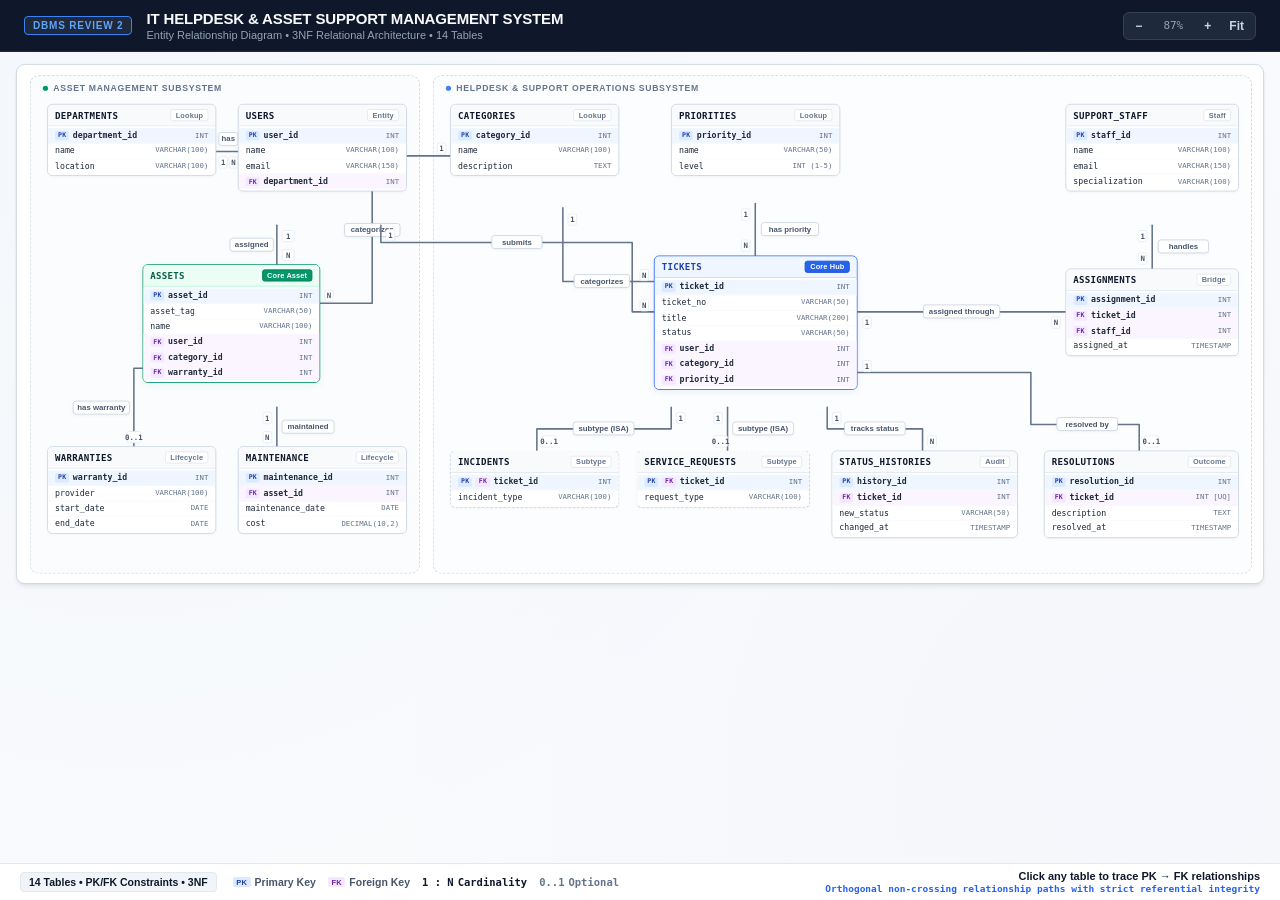
<file: er_diagram.html>
<!DOCTYPE html>
<html lang="en">
<head>
<meta charset="UTF-8">
<meta name="viewport" content="width=device-width, initial-scale=1.0">
<title>IT Helpdesk & Asset Support - Entity Relationship Diagram</title>

<style>
:root {
  --bg-page: #f8fafc;
  --bg-canvas: #ffffff;
  --text-main: #0f172a;
  --text-muted: #64748b;
  --text-subtle: #94a3b8;
  --border-card: #cbd5e1;
  --border-subtle: #e2e8f0;
  --accent-blue: #2563eb;
  --accent-blue-dark: #1d4ed8;
  --accent-blue-soft: #eff6ff;
  --accent-indigo: #4f46e5;
  --accent-indigo-soft: #eef2ff;
  --accent-purple: #7c3aed;
  --accent-purple-soft: #f5f3ff;
  --accent-emerald: #059669;
  --accent-emerald-soft: #ecfdf5;
  --accent-amber: #d97706;
  --accent-amber-soft: #fffbeb;
  --tag-pk-bg: #dbeafe;
  --tag-pk-text: #1e40af;
  --tag-fk-bg: #f3e8ff;
  --tag-fk-text: #6b21a8;
  --shadow-sm: 0 1px 2px 0 rgba(0, 0, 0, 0.05);
  --shadow-md: 0 4px 6px -1px rgba(0, 0, 0, 0.08), 0 2px 4px -2px rgba(0, 0, 0, 0.05);
  --shadow-lg: 0 10px 15px -3px rgba(0, 0, 0, 0.08), 0 4px 6px -4px rgba(0, 0, 0, 0.04);
}

* {
  box-sizing: border-box;
  margin: 0;
  padding: 0;
}

body {
  background: var(--bg-page);
  font-family: Inter, -apple-system, BlinkMacSystemFont, "Segoe UI", Roboto, sans-serif;
  color: var(--text-main);
  height: 100vh;
  display: flex;
  flex-direction: column;
  overflow: hidden;
  user-select: none;
}

/* ==========================================================================
   HEADER BAR
   ========================================================================== */
.erd-header {
  background: #0f172a;
  color: #ffffff;
  padding: 10px 24px;
  display: flex;
  align-items: center;
  justify-content: space-between;
  flex-shrink: 0;
  border-bottom: 1px solid #1e293b;
  z-index: 50;
}

.header-left {
  display: flex;
  align-items: center;
  gap: 14px;
}

.brand-badge {
  font-size: 10px;
  font-weight: 800;
  letter-spacing: 0.08em;
  text-transform: uppercase;
  background: #1e293b;
  color: #60a5fa;
  border: 1px solid #3b82f6;
  padding: 3px 8px;
  border-radius: 4px;
}

.title-group h1 {
  font-size: 15px;
  font-weight: 700;
  letter-spacing: -0.01em;
  color: #f8fafc;
  line-height: 1.2;
}

.title-group p {
  font-size: 11px;
  color: #94a3b8;
  margin-top: 1px;
}

.header-controls {
  display: flex;
  align-items: center;
  gap: 12px;
}

.toolbar-group {
  display: flex;
  align-items: center;
  background: #1e293b;
  border: 1px solid #334155;
  border-radius: 6px;
  padding: 2px;
}

.btn-tool {
  background: transparent;
  color: #cbd5e1;
  border: none;
  font-size: 12px;
  font-weight: 600;
  padding: 4px 9px;
  border-radius: 4px;
  cursor: pointer;
  transition: all 0.15s ease;
  display: inline-flex;
  align-items: center;
  justify-content: center;
}

.btn-tool:hover {
  background: #334155;
  color: #ffffff;
}

.zoom-label {
  font-size: 11px;
  font-family: ui-monospace, SFMono-Regular, monospace;
  color: #94a3b8;
  min-width: 44px;
  text-align: center;
}

.btn-header-reset {
  background: #2563eb;
  color: #ffffff;
  border: 1px solid #1d4ed8;
  font-size: 11.5px;
  font-weight: 600;
  padding: 5px 12px;
  border-radius: 6px;
  cursor: pointer;
  transition: all 0.15s ease;
  display: none;
}

.btn-header-reset:hover {
  background: #1d4ed8;
}

/* ==========================================================================
   VIEWPORT & CANVAS STAGE
   ========================================================================== */
.viewport {
  flex: 1;
  position: relative;
  overflow: auto;
  background: radial-gradient(circle at 10% 10%, rgba(37, 99, 235, 0.02) 0%, transparent 60%),
              radial-gradient(circle at 90% 90%, rgba(79, 70, 229, 0.02) 0%, transparent 60%),
              var(--bg-page);
  display: flex;
  align-items: flex-start;
  justify-content: center;
  padding: 12px;
}

.canvas-transform-wrapper {
  transform-origin: top center;
  transition: transform 0.15s ease-out;
}

.erd-canvas {
  width: 1440px;
  height: 600px;
  background: var(--bg-canvas);
  border-radius: 10px;
  border: 1px solid var(--border-card);
  box-shadow: var(--shadow-md);
  position: relative;
  overflow: hidden;
}

/* ==========================================================================
   SUBSYSTEM REGIONS (Subtle visual clusters)
   ========================================================================== */
.subsystem-box {
  position: absolute;
  border: 1.5px dashed #cbd5e1;
  border-radius: 10px;
  pointer-events: none;
  z-index: 1;
}

.subsystem-box.asset-cluster {
  top: 12px;
  left: 15px;
  width: 450px;
  height: 575px;
  background: rgba(248, 250, 252, 0.65);
}

.subsystem-box.helpdesk-cluster {
  top: 12px;
  left: 480px;
  width: 945px;
  height: 575px;
  background: rgba(248, 250, 252, 0.45);
}

.subsystem-label {
  position: absolute;
  top: 8px;
  left: 14px;
  font-size: 10px;
  font-weight: 800;
  letter-spacing: 0.08em;
  text-transform: uppercase;
  color: #64748b;
  display: flex;
  align-items: center;
  gap: 6px;
}

.subsystem-label::before {
  content: "";
  display: inline-block;
  width: 6px;
  height: 6px;
  border-radius: 50%;
  background: #3b82f6;
}

.subsystem-box.asset-cluster .subsystem-label::before {
  background: #059669;
}

/* ==========================================================================
   ENTITY TABLE CARDS
   ========================================================================== */
.entity-card {
  position: absolute;
  background: #ffffff;
  border: 1px solid #cbd5e1;
  border-radius: 6px;
  overflow: hidden;
  box-shadow: 0 1px 3px rgba(0, 0, 0, 0.05);
  display: flex;
  flex-direction: column;
  cursor: pointer;
  z-index: 10;
  transition: transform 0.18s cubic-bezier(0.16, 1, 0.3, 1),
              border-color 0.18s ease,
              box-shadow 0.18s ease,
              opacity 0.2s ease,
              filter 0.2s ease;
}

.entity-card:hover {
  border-color: var(--accent-blue);
  box-shadow: 0 4px 12px rgba(37, 99, 235, 0.12);
  transform: translateY(-1px);
}

/* Card Header */
.card-header {
  padding: 5px 8px;
  background: #f8fafc;
  border-bottom: 1px solid #e2e8f0;
  display: flex;
  align-items: center;
  justify-content: space-between;
  transition: background 0.15s ease;
}

.table-title {
  font-size: 10.5px;
  font-weight: 800;
  letter-spacing: 0.03em;
  color: #0f172a;
  text-transform: uppercase;
  font-family: ui-monospace, SFMono-Regular, monospace;
}

.entity-badge {
  font-size: 8.5px;
  font-weight: 700;
  color: #64748b;
  background: #ffffff;
  padding: 1px 5px;
  border-radius: 3px;
  border: 1px solid #e2e8f0;
  letter-spacing: 0.02em;
}

/* Card Body / Columns */
.card-body {
  padding: 2px 0;
  background: #ffffff;
  display: flex;
  flex-direction: column;
}

.col-row {
  display: flex;
  align-items: center;
  justify-content: space-between;
  padding: 2px 8px;
  font-size: 9.5px;
  line-height: 1.35;
  border-bottom: 1px solid #f8fafc;
  transition: background 0.15s ease;
}

.col-row:last-child {
  border-bottom: none;
}

.col-row.is-pk {
  background: #eff6ff;
  font-weight: 650;
}

.col-row.is-fk {
  background: #faf5ff;
  font-weight: 550;
}

.col-meta {
  display: flex;
  align-items: center;
  gap: 4px;
  color: #1e293b;
  font-family: ui-monospace, SFMono-Regular, monospace;
  font-size: 9.5px;
  overflow: hidden;
  text-overflow: ellipsis;
  white-space: nowrap;
}

.tag-pk {
  font-size: 7.5px;
  font-weight: 800;
  color: var(--tag-pk-text);
  background: var(--tag-pk-bg);
  padding: 0.5px 3.5px;
  border-radius: 2px;
  letter-spacing: 0.03em;
  flex-shrink: 0;
}

.tag-fk {
  font-size: 7.5px;
  font-weight: 800;
  color: var(--tag-fk-text);
  background: var(--tag-fk-bg);
  padding: 0.5px 3.5px;
  border-radius: 2px;
  letter-spacing: 0.03em;
  flex-shrink: 0;
}

.col-type {
  font-size: 8.5px;
  color: var(--text-muted);
  font-family: ui-monospace, SFMono-Regular, monospace;
  font-weight: 500;
  flex-shrink: 0;
  margin-left: 4px;
}

/* Category Specific Theming */
.entity-card.core-hub {
  border: 1.8px solid #2563eb;
  box-shadow: 0 2px 8px rgba(37, 99, 235, 0.1);
}

.entity-card.core-hub .card-header {
  background: #eff6ff;
  border-bottom-color: #bfdbfe;
}

.entity-card.core-hub .table-title {
  color: #1e40af;
}

.entity-card.core-hub .entity-badge {
  background: #2563eb;
  color: #ffffff;
  border-color: #1d4ed8;
}

.entity-card.core-asset {
  border: 1.8px solid #059669;
  box-shadow: 0 2px 8px rgba(5, 150, 105, 0.08);
}

.entity-card.core-asset .card-header {
  background: #ecfdf5;
  border-bottom-color: #a7f3d0;
}

.entity-card.core-asset .table-title {
  color: #065f46;
}

.entity-card.core-asset .entity-badge {
  background: #059669;
  color: #ffffff;
  border-color: #047857;
}

.entity-card.subtype-card {
  border-style: dashed;
}

/* ==========================================================================
   INTERACTIVE TRACING STATES
   ========================================================================== */
.erd-canvas.has-focus .entity-card:not(.is-selected):not(.is-related) {
  opacity: 0.25;
  filter: grayscale(0.85);
  transform: scale(0.99);
}

.entity-card.is-selected {
  border: 2.2px solid #1d4ed8 !important;
  box-shadow: 0 0 0 3px rgba(29, 78, 216, 0.22), 0 8px 20px rgba(15, 23, 42, 0.15) !important;
  transform: scale(1.02) !important;
  z-index: 30 !important;
  opacity: 1 !important;
  filter: none !important;
}

.entity-card.is-selected .card-header {
  background: #0f172a !important;
}

.entity-card.is-selected .table-title {
  color: #ffffff !important;
}

.entity-card.is-selected .entity-badge {
  background: rgba(255, 255, 255, 0.2) !important;
  color: #ffffff !important;
  border-color: rgba(255, 255, 255, 0.4) !important;
}

.entity-card.is-related {
  border: 2px solid #6366f1 !important;
  box-shadow: 0 0 0 2px rgba(99, 102, 241, 0.2), 0 6px 14px rgba(15, 23, 42, 0.1) !important;
  transform: scale(1.01) !important;
  z-index: 25 !important;
  opacity: 1 !important;
  filter: none !important;
}

.entity-card.is-related .card-header {
  background: #eef2ff !important;
  border-bottom-color: #c7d2fe !important;
}

.entity-card.is-related .table-title {
  color: #3730a3 !important;
}

/* ==========================================================================
   SVG RELATIONSHIP OVERLAY
   ========================================================================== */
.erd-svg-layer {
  position: absolute;
  inset: 0;
  width: 1440px;
  height: 600px;
  pointer-events: none;
  z-index: 5;
}

.rel-path {
  fill: none;
  stroke: #64748b;
  stroke-width: 1.8px;
  stroke-linecap: round;
  stroke-linejoin: round;
  transition: stroke 0.2s ease, stroke-width 0.2s ease, opacity 0.2s ease;
}

.erd-canvas.has-focus .rel-path:not(.is-active) {
  opacity: 0.12;
}

.rel-path.is-active {
  stroke: #2563eb;
  stroke-width: 2.4px;
  filter: drop-shadow(0 1px 3px rgba(37, 99, 235, 0.35));
  opacity: 1 !important;
}

/* Relationship Labels */
.rel-badge {
  pointer-events: auto;
  cursor: default;
  transition: opacity 0.2s ease;
}

.rel-badge rect {
  fill: #ffffff;
  stroke: #cbd5e1;
  stroke-width: 1px;
  rx: 3px;
  filter: drop-shadow(0 1px 2px rgba(0,0,0,0.04));
  transition: all 0.2s ease;
}

.rel-badge text {
  font-size: 9px;
  font-weight: 600;
  fill: #475569;
  font-family: Inter, -apple-system, sans-serif;
  dominant-baseline: central;
  text-anchor: middle;
}

.erd-canvas.has-focus .rel-badge:not(.is-active) {
  opacity: 0.12;
}

.rel-badge.is-active rect {
  fill: #eff6ff;
  stroke: #60a5fa;
  stroke-width: 1.2px;
}

.rel-badge.is-active text {
  fill: #1d4ed8;
  font-weight: 700;
}

/* Cardinality Badges */
.card-badge {
  transition: opacity 0.2s ease;
}

.card-badge rect {
  fill: #ffffff;
  stroke: #e2e8f0;
  stroke-width: 0.8px;
  rx: 2px;
}

.card-badge text {
  font-size: 8.5px;
  font-weight: 700;
  fill: #475569;
  font-family: ui-monospace, SFMono-Regular, monospace;
  dominant-baseline: central;
  text-anchor: middle;
}

.erd-canvas.has-focus .card-badge:not(.is-active) {
  opacity: 0.12;
}

.card-badge.is-active rect {
  fill: #dbeafe;
  stroke: #93c5fd;
}

.card-badge.is-active text {
  fill: #1e40af;
  font-weight: 800;
}

/* ==========================================================================
   FOOTER & STATUS BAR
   ========================================================================== */
.erd-footer {
  background: #ffffff;
  border-top: 1px solid #e2e8f0;
  padding: 6px 20px;
  display: flex;
  align-items: center;
  justify-content: space-between;
  flex-shrink: 0;
  z-index: 40;
  gap: 16px;
}

.footer-left {
  display: flex;
  align-items: center;
  gap: 16px;
  flex-shrink: 0;
}

.schema-tag {
  font-size: 10.5px;
  font-weight: 700;
  color: #0f172a;
  background: #f1f5f9;
  border: 1px solid #e2e8f0;
  padding: 3px 8px;
  border-radius: 4px;
}

.legend-items {
  display: flex;
  align-items: center;
  gap: 12px;
}

.legend-pill {
  display: flex;
  align-items: center;
  gap: 4px;
  font-size: 10.5px;
  font-weight: 600;
  color: #475569;
}

.status-inspector {
  display: flex;
  flex-direction: column;
  align-items: flex-end;
  text-align: right;
  overflow: hidden;
  flex: 1;
  min-width: 0;
}

#statusTitle {
  font-size: 11px;
  font-weight: 700;
  color: #0f172a;
  white-space: nowrap;
  text-overflow: ellipsis;
  overflow: hidden;
  width: 100%;
}

#statusDetails {
  font-size: 9.5px;
  font-family: ui-monospace, SFMono-Regular, monospace;
  color: #2563eb;
  font-weight: 600;
  white-space: nowrap;
  text-overflow: ellipsis;
  overflow: hidden;
  width: 100%;
  margin-top: 1px;
}

.btn-status-reset {
  background: #0f172a;
  color: #ffffff;
  border: 1px solid #0f172a;
  font-size: 10px;
  font-weight: 700;
  padding: 3px 8px;
  border-radius: 4px;
  cursor: pointer;
  display: none;
  white-space: nowrap;
  margin-left: 8px;
  transition: all 0.15s ease;
}

.btn-status-reset:hover {
  background: #2563eb;
  border-color: #1d4ed8;
}
</style>
</head>

<body>

<!-- ==========================================================================
     HEADER
     ========================================================================== -->
<header class="erd-header">
  <div class="header-left">
    <span class="brand-badge">DBMS REVIEW 2</span>
    <div class="title-group">
      <h1>IT HELPDESK &amp; ASSET SUPPORT MANAGEMENT SYSTEM</h1>
      <p>Entity Relationship Diagram &bull; 3NF Relational Architecture &bull; 14 Tables</p>
    </div>
  </div>

  <div class="header-controls">
    <div class="toolbar-group">
      <button class="btn-tool" id="btnZoomOut" title="Zoom Out">&minus;</button>
      <span class="zoom-label" id="zoomValue">100%</span>
      <button class="btn-tool" id="btnZoomIn" title="Zoom In">&plus;</button>
      <button class="btn-tool" id="btnFit" title="Fit to Viewport">Fit</button>
    </div>
    <button class="btn-header-reset" id="btnHeaderReset">Reset View</button>
  </div>
</header>

<!-- ==========================================================================
     VIEWPORT & CANVAS
     ========================================================================== -->
<div class="viewport" id="viewport">
  <div class="canvas-transform-wrapper" id="canvasWrapper">
    <div class="erd-canvas" id="erdCanvas">

      <!-- ====================================================================
           SUBSYSTEM REGIONS
           ==================================================================== -->
      <div class="subsystem-box asset-cluster">
        <span class="subsystem-label">Asset Management Subsystem</span>
      </div>

      <div class="subsystem-box helpdesk-cluster">
        <span class="subsystem-label">Helpdesk &amp; Support Operations Subsystem</span>
      </div>

      <!-- ====================================================================
           SVG RELATIONSHIP LINES & LABELS
           ==================================================================== -->
      <svg class="erd-svg-layer" viewBox="0 0 1440 600">
        <defs>
          <marker id="arrow-blue" viewBox="0 0 10 10" refX="7" refY="5" markerWidth="6" markerHeight="6" orient="auto-start-reverse">
            <path d="M 0 1.5 L 8 5 L 0 8.5 z" fill="#2563eb"></path>
          </marker>
        </defs>

        <!-- 1. DEPARTMENTS -> USERS -->
        <g class="rel-group" data-rel="rel-users-dept" data-endpoints="USERS,DEPARTMENTS">
          <path class="rel-path" d="M 230 100 H 255" />
          <g class="rel-badge"><rect x="233" y="78" width="22" height="15"/><text x="244" y="85.5">has</text></g>
          <g class="card-badge"><rect x="233" y="106" width="10" height="13"/><text x="238" y="112.5">1</text></g>
          <g class="card-badge"><rect x="245" y="106" width="10" height="13"/><text x="250" y="112.5">N</text></g>
        </g>

        <!-- 2. USERS -> ASSETS -->
        <g class="rel-group" data-rel="rel-assets-user" data-endpoints="ASSETS,USERS">
          <path class="rel-path" d="M 300 185 V 230" />
          <g class="rel-badge"><rect x="246" y="200" width="50" height="15"/><text x="271" y="207.5">assigned</text></g>
          <g class="card-badge"><rect x="306" y="191" width="14" height="13"/><text x="313" y="197.5">1</text></g>
          <g class="card-badge"><rect x="306" y="213" width="14" height="13"/><text x="313" y="219.5">N</text></g>
        </g>

        <!-- 3. CATEGORIES -> ASSETS -->
        <g class="rel-group" data-rel="rel-assets-cat" data-endpoints="ASSETS,CATEGORIES">
          <path class="rel-path" d="M 500 105 H 410 V 275 H 350" />
          <g class="rel-badge"><rect x="378" y="183" width="64" height="15"/><text x="410" y="190.5">categorizes</text></g>
          <g class="card-badge"><rect x="485" y="90" width="10" height="13"/><text x="490" y="96.5">1</text></g>
          <g class="card-badge"><rect x="355" y="260" width="10" height="13"/><text x="360" y="266.5">N</text></g>
        </g>

        <!-- 4. ASSETS -> WARRANTIES -->
        <g class="rel-group" data-rel="rel-assets-warr" data-endpoints="ASSETS,WARRANTIES">
          <path class="rel-path" d="M 145 350 H 135 V 440" />
          <g class="rel-badge"><rect x="65" y="388" width="65" height="15"/><text x="97.5" y="395.5">has warranty</text></g>
          <g class="card-badge"><rect x="150" y="337" width="10" height="13"/><text x="155" y="343.5">1</text></g>
          <g class="card-badge"><rect x="127" y="423" width="16" height="13"/><text x="135" y="429.5">0..1</text></g>
        </g>

        <!-- 5. ASSETS -> MAINTENANCE -->
        <g class="rel-group" data-rel="rel-maint-asset" data-endpoints="MAINTENANCE,ASSETS">
          <path class="rel-path" d="M 300 395 V 440" />
          <g class="rel-badge"><rect x="306" y="410" width="60" height="15"/><text x="336" y="417.5">maintained</text></g>
          <g class="card-badge"><rect x="284" y="401" width="10" height="13"/><text x="289" y="407.5">1</text></g>
          <g class="card-badge"><rect x="284" y="423" width="10" height="13"/><text x="289" y="429.5">N</text></g>
        </g>

        <!-- 6. USERS -> TICKETS -->
        <g class="rel-group" data-rel="rel-tickets-user" data-endpoints="TICKETS,USERS">
          <path class="rel-path" d="M 420 185 V 205 H 710 V 285 H 735" />
          <g class="rel-badge"><rect x="548" y="197" width="58" height="15"/><text x="577" y="204.5">submits</text></g>
          <g class="card-badge"><rect x="426" y="190" width="10" height="13"/><text x="431" y="196.5">1</text></g>
          <g class="card-badge"><rect x="719" y="271" width="10" height="13"/><text x="724" y="277.5">N</text></g>
        </g>

        <!-- 7. CATEGORIES -> TICKETS -->
        <g class="rel-group" data-rel="rel-tickets-cat" data-endpoints="TICKETS,CATEGORIES">
          <path class="rel-path" d="M 630 165 V 250 H 735" />
          <g class="rel-badge"><rect x="643" y="242" width="64" height="15"/><text x="675" y="249.5">categorizes</text></g>
          <g class="card-badge"><rect x="636" y="172" width="10" height="13"/><text x="641" y="178.5">1</text></g>
          <g class="card-badge"><rect x="719" y="236" width="10" height="13"/><text x="724" y="242.5">N</text></g>
        </g>

        <!-- 8. PRIORITIES -> TICKETS -->
        <g class="rel-group" data-rel="rel-tickets-prio" data-endpoints="TICKETS,PRIORITIES">
          <path class="rel-path" d="M 852 160 V 220" />
          <g class="rel-badge"><rect x="859" y="182" width="66" height="15"/><text x="892" y="189.5">has priority</text></g>
          <g class="card-badge"><rect x="836" y="166" width="10" height="13"/><text x="841" y="172.5">1</text></g>
          <g class="card-badge"><rect x="836" y="202" width="10" height="13"/><text x="841" y="208.5">N</text></g>
        </g>

        <!-- 9. SUPPORT_STAFF -> ASSIGNMENTS -->
        <g class="rel-group" data-rel="rel-assign-staff" data-endpoints="ASSIGNMENTS,SUPPORT_STAFF">
          <path class="rel-path" d="M 1310 185 V 235" />
          <g class="rel-badge"><rect x="1317" y="202" width="58" height="15"/><text x="1346" y="209.5">handles</text></g>
          <g class="card-badge"><rect x="1294" y="191" width="10" height="13"/><text x="1299" y="197.5">1</text></g>
          <g class="card-badge"><rect x="1294" y="217" width="10" height="13"/><text x="1299" y="223.5">N</text></g>
        </g>

        <!-- 10. TICKETS -> ASSIGNMENTS -->
        <g class="rel-group" data-rel="rel-assign-ticket" data-endpoints="ASSIGNMENTS,TICKETS">
          <path class="rel-path" d="M 970 285 H 1210" />
          <g class="rel-badge"><rect x="1046" y="277" width="88" height="15"/><text x="1090" y="284.5">assigned through</text></g>
          <g class="card-badge"><rect x="976" y="291" width="10" height="13"/><text x="981" y="297.5">1</text></g>
          <g class="card-badge"><rect x="1194" y="291" width="10" height="13"/><text x="1199" y="297.5">N</text></g>
        </g>

        <!-- 11. TICKETS -> INCIDENTS -->
        <g class="rel-group" data-rel="rel-incidents-ticket" data-endpoints="INCIDENTS,TICKETS">
          <path class="rel-path" d="M 755 395 V 420 H 600 V 445" />
          <g class="rel-badge"><rect x="642" y="412" width="70" height="15"/><text x="677" y="419.5">subtype (ISA)</text></g>
          <g class="card-badge"><rect x="761" y="401" width="10" height="13"/><text x="766" y="407.5">1</text></g>
          <g class="card-badge"><rect x="606" y="428" width="16" height="13"/><text x="614" y="434.5">0..1</text></g>
        </g>

        <!-- 12. TICKETS -> SERVICE_REQUESTS -->
        <g class="rel-group" data-rel="rel-sr-ticket" data-endpoints="SERVICE_REQUESTS,TICKETS">
          <path class="rel-path" d="M 820 395 V 445" />
          <g class="rel-badge"><rect x="826" y="412" width="70" height="15"/><text x="861" y="419.5">subtype (ISA)</text></g>
          <g class="card-badge"><rect x="804" y="401" width="10" height="13"/><text x="809" y="407.5">1</text></g>
          <g class="card-badge"><rect x="804" y="428" width="16" height="13"/><text x="812" y="434.5">0..1</text></g>
        </g>

        <!-- 13. TICKETS -> STATUS_HISTORIES -->
        <g class="rel-group" data-rel="rel-history-ticket" data-endpoints="STATUS_HISTORIES,TICKETS">
          <path class="rel-path" d="M 935 395 V 420 H 1045 V 445" />
          <g class="rel-badge"><rect x="955" y="412" width="70" height="15"/><text x="990" y="419.5">tracks status</text></g>
          <g class="card-badge"><rect x="941" y="401" width="10" height="13"/><text x="946" y="407.5">1</text></g>
          <g class="card-badge"><rect x="1051" y="428" width="10" height="13"/><text x="1056" y="434.5">N</text></g>
        </g>

        <!-- 14. TICKETS -> RESOLUTIONS -->
        <g class="rel-group" data-rel="rel-res-ticket" data-endpoints="RESOLUTIONS,TICKETS">
          <path class="rel-path" d="M 970 355 H 1170 V 415 H 1295 V 445" />
          <g class="rel-badge"><rect x="1200" y="407" width="70" height="15"/><text x="1235" y="414.5">resolved by</text></g>
          <g class="card-badge"><rect x="976" y="341" width="10" height="13"/><text x="981" y="347.5">1</text></g>
          <g class="card-badge"><rect x="1301" y="428" width="16" height="13"/><text x="1309" y="434.5">0..1</text></g>
        </g>
      </svg>

      <!-- ====================================================================
           14 DATABASE ENTITY TABLES
           ==================================================================== -->

      <!-- 1. DEPARTMENTS -->
      <div class="entity-card" data-entity="DEPARTMENTS" style="left: 35px; top: 45px; width: 195px;">
        <div class="card-header">
          <span class="table-title">DEPARTMENTS</span>
          <span class="entity-badge">Lookup</span>
        </div>
        <div class="card-body">
          <div class="col-row is-pk">
            <span class="col-meta"><span class="tag-pk">PK</span> department_id</span>
            <span class="col-type">INT</span>
          </div>
          <div class="col-row">
            <span class="col-meta">name</span>
            <span class="col-type">VARCHAR(100)</span>
          </div>
          <div class="col-row">
            <span class="col-meta">location</span>
            <span class="col-type">VARCHAR(100)</span>
          </div>
        </div>
      </div>

      <!-- 2. USERS -->
      <div class="entity-card" data-entity="USERS" style="left: 255px; top: 45px; width: 195px;">
        <div class="card-header">
          <span class="table-title">USERS</span>
          <span class="entity-badge">Entity</span>
        </div>
        <div class="card-body">
          <div class="col-row is-pk">
            <span class="col-meta"><span class="tag-pk">PK</span> user_id</span>
            <span class="col-type">INT</span>
          </div>
          <div class="col-row">
            <span class="col-meta">name</span>
            <span class="col-type">VARCHAR(100)</span>
          </div>
          <div class="col-row">
            <span class="col-meta">email</span>
            <span class="col-type">VARCHAR(150)</span>
          </div>
          <div class="col-row is-fk">
            <span class="col-meta"><span class="tag-fk">FK</span> department_id</span>
            <span class="col-type">INT</span>
          </div>
        </div>
      </div>

      <!-- 3. ASSETS -->
      <div class="entity-card core-asset" data-entity="ASSETS" style="left: 145px; top: 230px; width: 205px;">
        <div class="card-header">
          <span class="table-title">ASSETS</span>
          <span class="entity-badge">Core Asset</span>
        </div>
        <div class="card-body">
          <div class="col-row is-pk">
            <span class="col-meta"><span class="tag-pk">PK</span> asset_id</span>
            <span class="col-type">INT</span>
          </div>
          <div class="col-row">
            <span class="col-meta">asset_tag</span>
            <span class="col-type">VARCHAR(50)</span>
          </div>
          <div class="col-row">
            <span class="col-meta">name</span>
            <span class="col-type">VARCHAR(100)</span>
          </div>
          <div class="col-row is-fk">
            <span class="col-meta"><span class="tag-fk">FK</span> user_id</span>
            <span class="col-type">INT</span>
          </div>
          <div class="col-row is-fk">
            <span class="col-meta"><span class="tag-fk">FK</span> category_id</span>
            <span class="col-type">INT</span>
          </div>
          <div class="col-row is-fk">
            <span class="col-meta"><span class="tag-fk">FK</span> warranty_id</span>
            <span class="col-type">INT</span>
          </div>
        </div>
      </div>

      <!-- 4. WARRANTIES -->
      <div class="entity-card" data-entity="WARRANTIES" style="left: 35px; top: 440px; width: 195px;">
        <div class="card-header">
          <span class="table-title">WARRANTIES</span>
          <span class="entity-badge">Lifecycle</span>
        </div>
        <div class="card-body">
          <div class="col-row is-pk">
            <span class="col-meta"><span class="tag-pk">PK</span> warranty_id</span>
            <span class="col-type">INT</span>
          </div>
          <div class="col-row">
            <span class="col-meta">provider</span>
            <span class="col-type">VARCHAR(100)</span>
          </div>
          <div class="col-row">
            <span class="col-meta">start_date</span>
            <span class="col-type">DATE</span>
          </div>
          <div class="col-row">
            <span class="col-meta">end_date</span>
            <span class="col-type">DATE</span>
          </div>
        </div>
      </div>

      <!-- 5. MAINTENANCE -->
      <div class="entity-card" data-entity="MAINTENANCE" style="left: 255px; top: 440px; width: 195px;">
        <div class="card-header">
          <span class="table-title">MAINTENANCE</span>
          <span class="entity-badge">Lifecycle</span>
        </div>
        <div class="card-body">
          <div class="col-row is-pk">
            <span class="col-meta"><span class="tag-pk">PK</span> maintenance_id</span>
            <span class="col-type">INT</span>
          </div>
          <div class="col-row is-fk">
            <span class="col-meta"><span class="tag-fk">FK</span> asset_id</span>
            <span class="col-type">INT</span>
          </div>
          <div class="col-row">
            <span class="col-meta">maintenance_date</span>
            <span class="col-type">DATE</span>
          </div>
          <div class="col-row">
            <span class="col-meta">cost</span>
            <span class="col-type">DECIMAL(10,2)</span>
          </div>
        </div>
      </div>

      <!-- 6. CATEGORIES -->
      <div class="entity-card" data-entity="CATEGORIES" style="left: 500px; top: 45px; width: 195px;">
        <div class="card-header">
          <span class="table-title">CATEGORIES</span>
          <span class="entity-badge">Lookup</span>
        </div>
        <div class="card-body">
          <div class="col-row is-pk">
            <span class="col-meta"><span class="tag-pk">PK</span> category_id</span>
            <span class="col-type">INT</span>
          </div>
          <div class="col-row">
            <span class="col-meta">name</span>
            <span class="col-type">VARCHAR(100)</span>
          </div>
          <div class="col-row">
            <span class="col-meta">description</span>
            <span class="col-type">TEXT</span>
          </div>
        </div>
      </div>

      <!-- 7. PRIORITIES -->
      <div class="entity-card" data-entity="PRIORITIES" style="left: 755px; top: 45px; width: 195px;">
        <div class="card-header">
          <span class="table-title">PRIORITIES</span>
          <span class="entity-badge">Lookup</span>
        </div>
        <div class="card-body">
          <div class="col-row is-pk">
            <span class="col-meta"><span class="tag-pk">PK</span> priority_id</span>
            <span class="col-type">INT</span>
          </div>
          <div class="col-row">
            <span class="col-meta">name</span>
            <span class="col-type">VARCHAR(50)</span>
          </div>
          <div class="col-row">
            <span class="col-meta">level</span>
            <span class="col-type">INT (1-5)</span>
          </div>
        </div>
      </div>

      <!-- 8. SUPPORT_STAFF -->
      <div class="entity-card" data-entity="SUPPORT_STAFF" style="left: 1210px; top: 45px; width: 200px;">
        <div class="card-header">
          <span class="table-title">SUPPORT_STAFF</span>
          <span class="entity-badge">Staff</span>
        </div>
        <div class="card-body">
          <div class="col-row is-pk">
            <span class="col-meta"><span class="tag-pk">PK</span> staff_id</span>
            <span class="col-type">INT</span>
          </div>
          <div class="col-row">
            <span class="col-meta">name</span>
            <span class="col-type">VARCHAR(100)</span>
          </div>
          <div class="col-row">
            <span class="col-meta">email</span>
            <span class="col-type">VARCHAR(150)</span>
          </div>
          <div class="col-row">
            <span class="col-meta">specialization</span>
            <span class="col-type">VARCHAR(100)</span>
          </div>
        </div>
      </div>

      <!-- 9. TICKETS -->
      <div class="entity-card core-hub" data-entity="TICKETS" style="left: 735px; top: 220px; width: 235px;">
        <div class="card-header">
          <span class="table-title">TICKETS</span>
          <span class="entity-badge">Core Hub</span>
        </div>
        <div class="card-body">
          <div class="col-row is-pk">
            <span class="col-meta"><span class="tag-pk">PK</span> ticket_id</span>
            <span class="col-type">INT</span>
          </div>
          <div class="col-row">
            <span class="col-meta">ticket_no</span>
            <span class="col-type">VARCHAR(50)</span>
          </div>
          <div class="col-row">
            <span class="col-meta">title</span>
            <span class="col-type">VARCHAR(200)</span>
          </div>
          <div class="col-row">
            <span class="col-meta">status</span>
            <span class="col-type">VARCHAR(50)</span>
          </div>
          <div class="col-row is-fk">
            <span class="col-meta"><span class="tag-fk">FK</span> user_id</span>
            <span class="col-type">INT</span>
          </div>
          <div class="col-row is-fk">
            <span class="col-meta"><span class="tag-fk">FK</span> category_id</span>
            <span class="col-type">INT</span>
          </div>
          <div class="col-row is-fk">
            <span class="col-meta"><span class="tag-fk">FK</span> priority_id</span>
            <span class="col-type">INT</span>
          </div>
        </div>
      </div>

      <!-- 10. ASSIGNMENTS -->
      <div class="entity-card" data-entity="ASSIGNMENTS" style="left: 1210px; top: 235px; width: 200px;">
        <div class="card-header">
          <span class="table-title">ASSIGNMENTS</span>
          <span class="entity-badge">Bridge</span>
        </div>
        <div class="card-body">
          <div class="col-row is-pk">
            <span class="col-meta"><span class="tag-pk">PK</span> assignment_id</span>
            <span class="col-type">INT</span>
          </div>
          <div class="col-row is-fk">
            <span class="col-meta"><span class="tag-fk">FK</span> ticket_id</span>
            <span class="col-type">INT</span>
          </div>
          <div class="col-row is-fk">
            <span class="col-meta"><span class="tag-fk">FK</span> staff_id</span>
            <span class="col-type">INT</span>
          </div>
          <div class="col-row">
            <span class="col-meta">assigned_at</span>
            <span class="col-type">TIMESTAMP</span>
          </div>
        </div>
      </div>

      <!-- 11. INCIDENTS -->
      <div class="entity-card subtype-card" data-entity="INCIDENTS" style="left: 500px; top: 445px; width: 195px;">
        <div class="card-header">
          <span class="table-title">INCIDENTS</span>
          <span class="entity-badge">Subtype</span>
        </div>
        <div class="card-body">
          <div class="col-row is-pk">
            <span class="col-meta"><span class="tag-pk">PK</span><span class="tag-fk">FK</span> ticket_id</span>
            <span class="col-type">INT</span>
          </div>
          <div class="col-row">
            <span class="col-meta">incident_type</span>
            <span class="col-type">VARCHAR(100)</span>
          </div>
        </div>
      </div>

      <!-- 12. SERVICE_REQUESTS -->
      <div class="entity-card subtype-card" data-entity="SERVICE_REQUESTS" style="left: 715px; top: 445px; width: 200px;">
        <div class="card-header">
          <span class="table-title">SERVICE_REQUESTS</span>
          <span class="entity-badge">Subtype</span>
        </div>
        <div class="card-body">
          <div class="col-row is-pk">
            <span class="col-meta"><span class="tag-pk">PK</span><span class="tag-fk">FK</span> ticket_id</span>
            <span class="col-type">INT</span>
          </div>
          <div class="col-row">
            <span class="col-meta">request_type</span>
            <span class="col-type">VARCHAR(100)</span>
          </div>
        </div>
      </div>

      <!-- 13. STATUS_HISTORIES -->
      <div class="entity-card" data-entity="STATUS_HISTORIES" style="left: 940px; top: 445px; width: 215px;">
        <div class="card-header">
          <span class="table-title">STATUS_HISTORIES</span>
          <span class="entity-badge">Audit</span>
        </div>
        <div class="card-body">
          <div class="col-row is-pk">
            <span class="col-meta"><span class="tag-pk">PK</span> history_id</span>
            <span class="col-type">INT</span>
          </div>
          <div class="col-row is-fk">
            <span class="col-meta"><span class="tag-fk">FK</span> ticket_id</span>
            <span class="col-type">INT</span>
          </div>
          <div class="col-row">
            <span class="col-meta">new_status</span>
            <span class="col-type">VARCHAR(50)</span>
          </div>
          <div class="col-row">
            <span class="col-meta">changed_at</span>
            <span class="col-type">TIMESTAMP</span>
          </div>
        </div>
      </div>

      <!-- 14. RESOLUTIONS -->
      <div class="entity-card" data-entity="RESOLUTIONS" style="left: 1185px; top: 445px; width: 225px;">
        <div class="card-header">
          <span class="table-title">RESOLUTIONS</span>
          <span class="entity-badge">Outcome</span>
        </div>
        <div class="card-body">
          <div class="col-row is-pk">
            <span class="col-meta"><span class="tag-pk">PK</span> resolution_id</span>
            <span class="col-type">INT</span>
          </div>
          <div class="col-row is-fk">
            <span class="col-meta"><span class="tag-fk">FK</span> ticket_id</span>
            <span class="col-type">INT [UQ]</span>
          </div>
          <div class="col-row">
            <span class="col-meta">description</span>
            <span class="col-type">TEXT</span>
          </div>
          <div class="col-row">
            <span class="col-meta">resolved_at</span>
            <span class="col-type">TIMESTAMP</span>
          </div>
        </div>
      </div>

    </div>
  </div>
</div>

<!-- ==========================================================================
     FOOTER & RELATIONSHIP INSPECTOR BAR
     ========================================================================== -->
<footer class="erd-footer">
  <div class="footer-left">
    <span class="schema-tag">14 Tables &bull; PK/FK Constraints &bull; 3NF</span>
    <div class="legend-items">
      <div class="legend-pill"><span class="tag-pk">PK</span> Primary Key</div>
      <div class="legend-pill"><span class="tag-fk">FK</span> Foreign Key</div>
      <div class="legend-pill" style="font-family:ui-monospace,monospace;color:#0f172a;"><strong>1 : N</strong> Cardinality</div>
      <div class="legend-pill" style="font-family:ui-monospace,monospace;color:#64748b;"><strong>0..1</strong> Optional</div>
    </div>
  </div>

  <div class="status-inspector">
    <div style="display:flex;align-items:center;width:100%;justify-content:flex-end;">
      <span id="statusTitle">Click any table to trace PK &rarr; FK relationships</span>
      <button class="btn-status-reset" id="btnStatusReset" title="Reset diagram selection">Reset View</button>
    </div>
    <span id="statusDetails">Orthogonal non-crossing relationship paths with strict referential integrity</span>
  </div>
</footer>

<!-- ==========================================================================
     INTERACTIVITY & ZOOM SCRIPT
     ========================================================================== -->
<script>
(function() {
  // Canonical Schema Relationships
  const SCHEMA_RELATIONSHIPS = [
    { child: 'USERS', fk: 'department_id', parent: 'DEPARTMENTS', pk: 'department_id' },
    { child: 'ASSETS', fk: 'user_id', parent: 'USERS', pk: 'user_id' },
    { child: 'ASSETS', fk: 'category_id', parent: 'CATEGORIES', pk: 'category_id' },
    { child: 'ASSETS', fk: 'warranty_id', parent: 'WARRANTIES', pk: 'warranty_id' },
    { child: 'TICKETS', fk: 'user_id', parent: 'USERS', pk: 'user_id' },
    { child: 'TICKETS', fk: 'category_id', parent: 'CATEGORIES', pk: 'category_id' },
    { child: 'TICKETS', fk: 'priority_id', parent: 'PRIORITIES', pk: 'priority_id' },
    { child: 'INCIDENTS', fk: 'ticket_id', parent: 'TICKETS', pk: 'ticket_id' },
    { child: 'SERVICE_REQUESTS', fk: 'ticket_id', parent: 'TICKETS', pk: 'ticket_id' },
    { child: 'ASSIGNMENTS', fk: 'ticket_id', parent: 'TICKETS', pk: 'ticket_id' },
    { child: 'ASSIGNMENTS', fk: 'staff_id', parent: 'SUPPORT_STAFF', pk: 'staff_id' },
    { child: 'STATUS_HISTORIES', fk: 'ticket_id', parent: 'TICKETS', pk: 'ticket_id' },
    { child: 'RESOLUTIONS', fk: 'ticket_id', parent: 'TICKETS', pk: 'ticket_id' },
    { child: 'MAINTENANCE', fk: 'asset_id', parent: 'ASSETS', pk: 'asset_id' }
  ];

  const erdCanvas = document.getElementById('erdCanvas');
  const entityCards = document.querySelectorAll('.entity-card');
  const relGroups = document.querySelectorAll('.rel-group');
  const statusTitle = document.getElementById('statusTitle');
  const statusDetails = document.getElementById('statusDetails');
  const btnStatusReset = document.getElementById('btnStatusReset');
  const btnHeaderReset = document.getElementById('btnHeaderReset');

  let activeEntity = null;

  function selectEntity(name) {
    activeEntity = name;
    erdCanvas.classList.add('has-focus');

    // 1. Find all active relationships
    const activeRels = SCHEMA_RELATIONSHIPS.filter(
      r => r.child === name || r.parent === name
    );

    // 2. Identify uniquely connected entities
    const connectedSet = new Set();
    activeRels.forEach(r => {
      connectedSet.add(r.child === name ? r.parent : r.child);
    });
    const connectedList = Array.from(connectedSet);

    // 3. Highlight entity cards
    entityCards.forEach(card => {
      const cardName = card.getAttribute('data-entity');
      card.classList.remove('is-selected', 'is-related');

      if (cardName === name) {
        card.classList.add('is-selected');
      } else if (connectedSet.has(cardName)) {
        card.classList.add('is-related');
      }
    });

    // 4. Highlight relationship paths & badges
    relGroups.forEach(group => {
      const endpoints = (group.getAttribute('data-endpoints') || '').split(',');
      const isConnected = endpoints.includes(name);

      const path = group.querySelector('.rel-path');
      const relBadge = group.querySelector('.rel-badge');
      const cardBadges = group.querySelectorAll('.card-badge');

      if (path) path.classList.toggle('is-active', isConnected);
      if (relBadge) relBadge.classList.toggle('is-active', isConnected);
      cardBadges.forEach(b => b.classList.toggle('is-active', isConnected));
    });

    // 5. Update Status Inspector
    if (statusTitle) {
      statusTitle.textContent = `${name} → ${connectedList.length} Connected Entities (${connectedList.join(', ')})`;
      statusTitle.title = statusTitle.textContent;
    }
    if (statusDetails) {
      if (activeRels.length > 0) {
        const dirStrings = activeRels.map(
          r => `${r.child.toLowerCase()}.${r.fk} → ${r.parent.toLowerCase()}.${r.pk}`
        );
        statusDetails.textContent = dirStrings.join('   •   ');
      } else {
        statusDetails.textContent = 'No foreign key constraints attached';
      }
      statusDetails.title = statusDetails.textContent;
    }

    if (btnStatusReset) btnStatusReset.style.display = 'inline-block';
    if (btnHeaderReset) btnHeaderReset.style.display = 'inline-block';
  }

  function resetSelection() {
    activeEntity = null;
    erdCanvas.classList.remove('has-focus');

    entityCards.forEach(card => {
      card.classList.remove('is-selected', 'is-related');
    });

    relGroups.forEach(group => {
      const path = group.querySelector('.rel-path');
      const relBadge = group.querySelector('.rel-badge');
      const cardBadges = group.querySelectorAll('.card-badge');

      if (path) path.classList.remove('is-active');
      if (relBadge) relBadge.classList.remove('is-active');
      cardBadges.forEach(b => b.classList.remove('is-active'));
    });

    if (statusTitle) {
      statusTitle.textContent = 'Click any table to trace PK → FK relationships';
      statusTitle.title = '';
    }
    if (statusDetails) {
      statusDetails.textContent = 'Orthogonal non-crossing relationship paths with strict referential integrity';
      statusDetails.title = '';
    }

    if (btnStatusReset) btnStatusReset.style.display = 'none';
    if (btnHeaderReset) btnHeaderReset.style.display = 'none';
  }

  // Card click handling
  entityCards.forEach(card => {
    card.addEventListener('click', (e) => {
      e.stopPropagation();
      const name = card.getAttribute('data-entity');
      if (activeEntity === name) {
        resetSelection();
      } else {
        selectEntity(name);
      }
    });
  });

  // Empty canvas click resets
  document.addEventListener('click', (e) => {
    if (!e.target.closest('.entity-card') && !e.target.closest('.header-controls') && !e.target.closest('.btn-status-reset')) {
      resetSelection();
    }
  });

  if (btnStatusReset) btnStatusReset.addEventListener('click', resetSelection);
  if (btnHeaderReset) btnHeaderReset.addEventListener('click', resetSelection);

  window.addEventListener('keydown', (e) => {
    if (e.key === 'Escape') resetSelection();
  });

  // ==========================================================================
  // ZOOM & FIT CONTROLS
  // ==========================================================================
  const canvasWrapper = document.getElementById('canvasWrapper');
  const viewport = document.getElementById('viewport');
  const btnZoomIn = document.getElementById('btnZoomIn');
  const btnZoomOut = document.getElementById('btnZoomOut');
  const btnFit = document.getElementById('btnFit');
  const zoomValue = document.getElementById('zoomValue');

  let zoomScale = 1.0;

  function updateZoom(scale) {
    zoomScale = Math.min(1.5, Math.max(0.65, scale));
    if (canvasWrapper) {
      canvasWrapper.style.transform = `scale(${zoomScale})`;
    }
    if (zoomValue) {
      zoomValue.textContent = Math.round(zoomScale * 100) + '%';
    }
  }

  function fitToViewport() {
    if (!viewport) return;
    const vWidth = viewport.clientWidth - 32;
    const vHeight = viewport.clientHeight - 32;
    const cWidth = 1440;
    const cHeight = 600;

    const scaleX = vWidth / cWidth;
    const scaleY = vHeight / cHeight;
    const fitScale = Math.min(1.0, scaleX, scaleY);
    updateZoom(fitScale);
  }

  if (btnZoomIn) btnZoomIn.addEventListener('click', () => updateZoom(zoomScale + 0.1));
  if (btnZoomOut) btnZoomOut.addEventListener('click', () => updateZoom(zoomScale - 0.1));
  if (btnFit) btnFit.addEventListener('click', fitToViewport);

  // Auto-fit on window resize
  window.addEventListener('resize', () => {
    if (zoomScale <= 1.0) {
      fitToViewport();
    }
  });

  // Initial fit
  fitToViewport();
})();
</script>

</body>
</html>
</file>
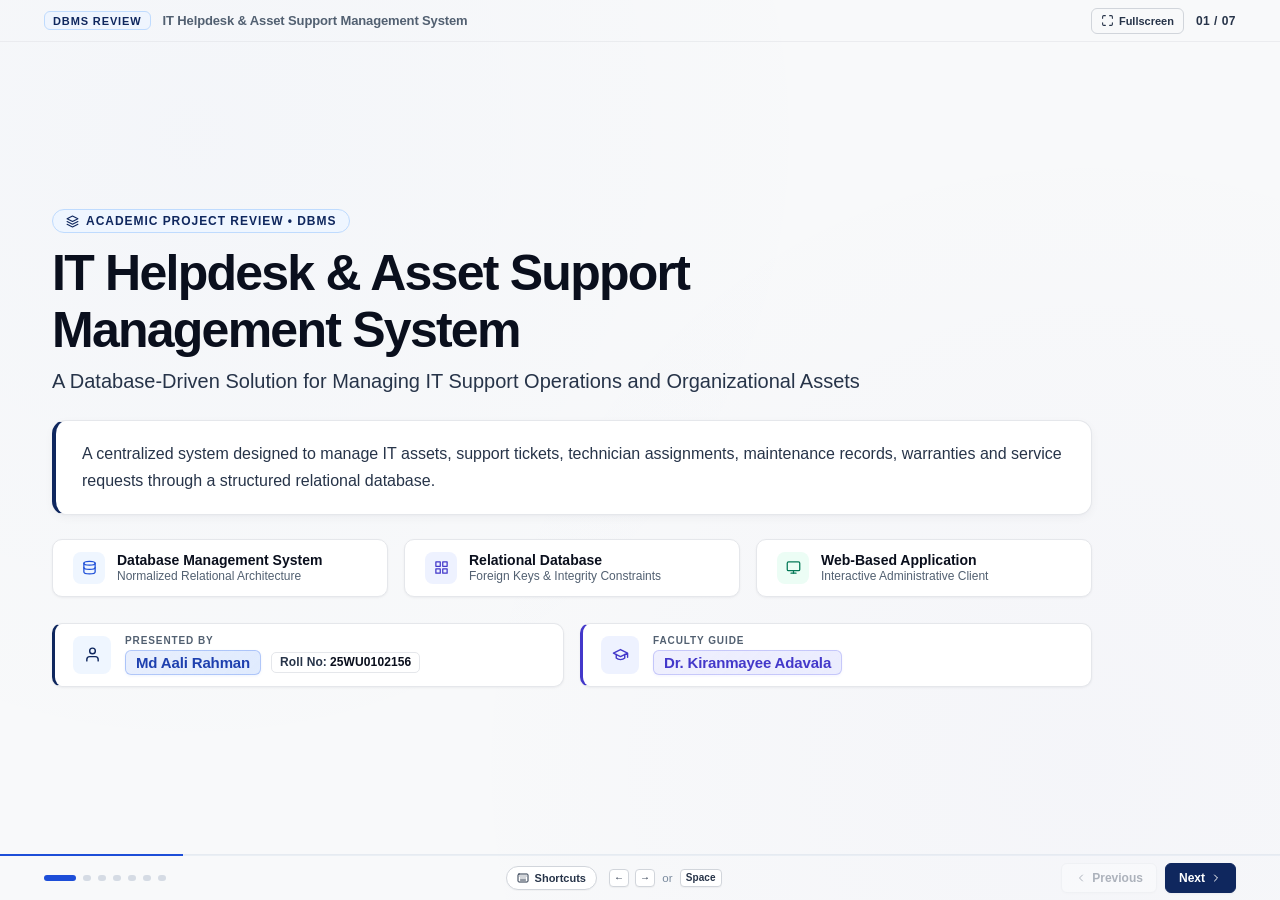
<file: presentation.html>
<!DOCTYPE html>
<html lang="en">
<head>
  <meta charset="UTF-8">
  <meta name="viewport" content="width=device-width, initial-scale=1.0">
  <title>IT Helpdesk &amp; Asset Support Management System — DBMS Project Review</title>
  <style>
    /* ==========================================================================
       PRESENTATION DESIGN SYSTEM
       Optimized for Large Classroom Projectors & Standard 16:9 Displays
       Color Direction: Warm off-white canvas, crisp white cards, high-contrast charcoal text,
                        authoritative deep blue accents, subtle borders & soft ambient shadows.
       ========================================================================== */
    *, *::before, *::after {
      box-sizing: border-box;
      margin: 0;
      padding: 0;
    }

    :root {
      --bg-canvas: #f8f9fa;
      --bg-card: #ffffff;
      --border-subtle: #e5e7eb;
      --border-medium: #d1d5db;
      
      --text-primary: #0a0f1d;
      --text-secondary: #273449;
      --text-muted: #526071;
      --text-subtle: #7a8a9e;
      
      --accent-navy: #0f275e;
      --accent-blue: #1d4ed8;
      --accent-blue-soft: #eff6ff;
      --accent-blue-border: #bfdbfe;
      
      --accent-indigo: #4338ca;
      --accent-indigo-soft: #eef2ff;
      --accent-indigo-border: #c7d2fe;

      --accent-emerald: #047857;
      --accent-emerald-soft: #ecfdf5;

      --shadow-subtle: 0 1px 3px rgba(15, 23, 42, 0.04), 0 1px 2px rgba(15, 23, 42, 0.02);
      --shadow-card: 0 3px 10px rgba(15, 23, 42, 0.04), 0 1px 2px rgba(15, 23, 42, 0.02);
      --shadow-card-hover: 0 8px 20px rgba(15, 23, 42, 0.06), 0 2px 5px rgba(15, 23, 42, 0.03);
      
      --radius-sm: 6px;
      --radius-md: 10px;
      --radius-lg: 14px;
      
      --font-family: -apple-system, BlinkMacSystemFont, "Segoe UI", Roboto, "Helvetica Neue", Arial, sans-serif;
    }

    html, body {
      width: 100%;
      height: 100%;
      overflow: hidden;
      font-family: var(--font-family);
      background-color: var(--bg-canvas);
      color: var(--text-primary);
      -webkit-font-smoothing: antialiased;
      -moz-osx-font-smoothing: grayscale;
    }

    /* ==========================================================================
       FULLSCREEN PRESENTATION SHELL
       ========================================================================== */
    .deck-container {
      width: 100vw;
      height: 100vh;
      display: flex;
      flex-direction: column;
      position: relative;
      background: radial-gradient(circle at 15% 15%, rgba(29, 78, 216, 0.02) 0%, transparent 50%),
                  radial-gradient(circle at 85% 85%, rgba(67, 56, 202, 0.02) 0%, transparent 50%),
                  var(--bg-canvas);
    }

    /* Elegant, Minimal Presentation Masthead */
    .deck-header {
      height: 42px;
      padding: 0 44px;
      display: flex;
      align-items: center;
      justify-content: space-between;
      border-bottom: 1px solid rgba(229, 231, 235, 0.7);
      background: transparent;
      z-index: 50;
      flex-shrink: 0;
    }

    .brand-meta {
      display: flex;
      align-items: center;
      gap: 12px;
    }

    .brand-tag {
      font-size: 11px;
      font-weight: 700;
      letter-spacing: 0.08em;
      text-transform: uppercase;
      color: var(--accent-navy);
      background: rgba(239, 246, 255, 0.9);
      border: 1px solid var(--accent-blue-border);
      padding: 2.5px 8px;
      border-radius: var(--radius-sm);
    }

    .brand-title {
      font-size: 13px;
      font-weight: 600;
      color: var(--text-muted);
      letter-spacing: -0.01em;
    }

    .header-controls {
      display: flex;
      align-items: center;
      gap: 12px;
    }

    .btn-header-action {
      background: transparent;
      border: 1px solid var(--border-medium);
      color: var(--text-secondary);
      border-radius: var(--radius-sm);
      height: 26px;
      padding: 0 9px;
      font-size: 11px;
      font-weight: 600;
      display: inline-flex;
      align-items: center;
      gap: 5px;
      cursor: pointer;
      transition: all 0.2s ease;
    }

    .btn-header-action:hover {
      background: #ffffff;
      color: var(--accent-navy);
      border-color: var(--accent-blue);
      box-shadow: var(--shadow-subtle);
    }

    .slide-counter {
      font-size: 12px;
      font-weight: 700;
      color: var(--text-secondary);
      font-variant-numeric: tabular-nums;
      letter-spacing: 0.04em;
    }

    /* Main Slides Stage */
    .deck-stage {
      flex: 1;
      position: relative;
      overflow: hidden;
      display: flex;
      align-items: center;
      justify-content: center;
      padding: 12px 44px;
    }

    .slide {
      position: absolute;
      inset: 0;
      display: flex;
      flex-direction: column;
      justify-content: center;
      padding: 16px 52px;
      max-width: 1340px;
      margin: 0 auto;
      opacity: 0;
      pointer-events: none;
      transform: translateY(8px) scale(0.995);
      transition: opacity 0.3s cubic-bezier(0.16, 1, 0.3, 1),
                  transform 0.3s cubic-bezier(0.16, 1, 0.3, 1);
    }

    .slide.active {
      opacity: 1;
      pointer-events: auto;
      transform: translateY(0) scale(1);
    }

    /* ==========================================================================
       SLIDE ENTRY ANIMATIONS (Triggered each time a slide becomes active)
       ========================================================================== */
    @keyframes slideEntrySequence {
      0% {
        opacity: 0;
        transform: translateY(10px) scale(0.995);
      }
      100% {
        opacity: 1;
        transform: translateY(0) scale(1);
      }
    }

    .slide.active .anim-eyebrow {
      animation: slideEntrySequence 0.32s cubic-bezier(0.16, 1, 0.3, 1) both 0.04s;
    }

    .slide.active .anim-title {
      animation: slideEntrySequence 0.36s cubic-bezier(0.16, 1, 0.3, 1) both 0.10s;
    }

    .slide.active .anim-desc {
      animation: slideEntrySequence 0.38s cubic-bezier(0.16, 1, 0.3, 1) both 0.16s;
    }

    .slide.active .anim-stagger-1 {
      animation: slideEntrySequence 0.38s cubic-bezier(0.16, 1, 0.3, 1) both 0.22s;
    }

    .slide.active .anim-stagger-2 {
      animation: slideEntrySequence 0.38s cubic-bezier(0.16, 1, 0.3, 1) both 0.28s;
    }

    .slide.active .anim-stagger-3 {
      animation: slideEntrySequence 0.38s cubic-bezier(0.16, 1, 0.3, 1) both 0.34s;
    }

    .slide.active .anim-stagger-4 {
      animation: slideEntrySequence 0.38s cubic-bezier(0.16, 1, 0.3, 1) both 0.40s;
    }

    /* Subtle Presentation Footer */
    .deck-footer {
      height: 46px;
      padding: 0 44px;
      display: flex;
      align-items: center;
      justify-content: space-between;
      border-top: 1px solid rgba(229, 231, 235, 0.7);
      background: transparent;
      z-index: 50;
      flex-shrink: 0;
      position: relative;
    }

    .progress-bar-container {
      position: absolute;
      top: -1px;
      left: 0;
      right: 0;
      height: 2px;
      background: rgba(226, 232, 240, 0.6);
    }

    .progress-bar-fill {
      height: 100%;
      background: var(--accent-blue);
      width: 16.666%;
      transition: width 0.3s cubic-bezier(0.16, 1, 0.3, 1);
    }

    .dot-indicators {
      display: flex;
      align-items: center;
      gap: 7px;
    }

    .dot {
      width: 8px;
      height: 6px;
      border-radius: 3px;
      background: #d5dbe4;
      cursor: pointer;
      border: none;
      transition: all 0.22s ease;
      padding: 0;
    }

    .dot:hover {
      background: #94a3b8;
    }

    .dot.active {
      width: 32px;
      background: var(--accent-blue);
    }

    .footer-center-controls {
      display: flex;
      align-items: center;
      gap: 12px;
    }

    .btn-kbd-help {
      background: #ffffff;
      border: 1px solid var(--border-medium);
      color: var(--text-secondary);
      border-radius: 20px;
      height: 24px;
      padding: 0 10px;
      font-size: 11px;
      font-weight: 600;
      display: inline-flex;
      align-items: center;
      gap: 6px;
      cursor: pointer;
      box-shadow: 0 1px 1px rgba(0,0,0,0.03);
      transition: all 0.18s ease;
    }

    .btn-kbd-help:hover {
      border-color: var(--accent-blue);
      color: var(--accent-navy);
      background: var(--accent-blue-soft);
    }

    .keyboard-hint {
      font-size: 11.5px;
      color: var(--text-subtle);
      display: flex;
      align-items: center;
      gap: 6px;
      letter-spacing: 0.01em;
    }

    .key-badge {
      display: inline-flex;
      align-items: center;
      justify-content: center;
      min-width: 18px;
      height: 18px;
      padding: 0 4px;
      background: #ffffff;
      border: 1px solid var(--border-medium);
      border-radius: 4px;
      font-size: 10px;
      font-weight: 600;
      color: var(--text-secondary);
      box-shadow: 0 1px 1px rgba(0,0,0,0.04);
    }

    .nav-buttons {
      display: flex;
      align-items: center;
      gap: 8px;
    }

    .btn-nav {
      height: 30px;
      padding: 0 13px;
      border-radius: var(--radius-sm);
      border: 1px solid var(--border-medium);
      background: #ffffff;
      color: var(--text-secondary);
      font-size: 12px;
      font-weight: 600;
      display: inline-flex;
      align-items: center;
      gap: 5px;
      cursor: pointer;
      box-shadow: var(--shadow-subtle);
      transition: all 0.15s ease;
    }

    .btn-nav:hover:not(:disabled) {
      background: #f8fafc;
      color: var(--text-primary);
      border-color: #94a3b8;
    }

    .btn-nav:disabled {
      opacity: 0.35;
      cursor: not-allowed;
      border-color: var(--border-subtle);
    }

    .btn-nav.primary {
      background: var(--accent-navy);
      color: #ffffff;
      border-color: var(--accent-navy);
    }

    .btn-nav.primary:hover:not(:disabled) {
      background: var(--accent-blue);
      border-color: var(--accent-blue);
    }

    /* ==========================================================================
       PRESENTATION TYPOGRAPHY
       ========================================================================== */
    .slide-header {
      margin-bottom: 18px;
    }

    .eyebrow {
      font-size: 12px;
      font-weight: 750;
      text-transform: uppercase;
      letter-spacing: 0.12em;
      color: var(--accent-navy);
      margin-bottom: 6px;
      display: inline-block;
    }

    .slide-title {
      font-size: 32px;
      font-weight: 800;
      color: var(--text-primary);
      letter-spacing: -0.025em;
      line-height: 1.18;
    }

    .slide-desc {
      font-size: 15.5px;
      color: var(--text-secondary);
      margin-top: 5px;
      line-height: 1.45;
      max-width: 880px;
      font-weight: 450;
    }

    .card {
      background: var(--bg-card);
      border: 1px solid var(--border-subtle);
      border-radius: var(--radius-md);
      box-shadow: var(--shadow-card);
      transition: border-color 0.2s ease, box-shadow 0.2s ease;
    }

    /* ==========================================================================
       SLIDE 1: PROJECT OVERVIEW
       ========================================================================== */
    .s1-container {
      display: flex;
      flex-direction: column;
      gap: 24px;
      max-width: 1040px;
    }

    .s1-hero-badge {
      display: inline-flex;
      align-items: center;
      gap: 7px;
      font-size: 12px;
      font-weight: 700;
      color: var(--accent-navy);
      background: var(--accent-blue-soft);
      border: 1px solid var(--accent-blue-border);
      padding: 4px 13px;
      border-radius: 20px;
      width: fit-content;
      text-transform: uppercase;
      letter-spacing: 0.08em;
    }

    .s1-title {
      font-size: clamp(38px, 4.2vw, 50px);
      font-weight: 850;
      color: var(--text-primary);
      letter-spacing: -0.035em;
      line-height: 1.14;
    }

    .s1-subtitle {
      font-size: clamp(17px, 1.6vw, 20px);
      font-weight: 500;
      color: var(--text-secondary);
      line-height: 1.45;
      margin-top: 8px;
    }

    .s1-overview-card {
      padding: 20px 26px;
      background: var(--bg-card);
      border: 1px solid var(--border-subtle);
      border-left: 4px solid var(--accent-navy);
      border-radius: var(--radius-lg);
      box-shadow: var(--shadow-card);
    }

    .s1-overview-text {
      font-size: 16px;
      color: var(--text-secondary);
      line-height: 1.65;
      font-weight: 450;
    }

    /* Academic Credits Grid (Student & Faculty Details) */
    .s1-credits-grid {
      display: grid;
      grid-template-columns: 1fr 1fr;
      gap: 16px;
      margin-top: 2px;
    }

    .credit-card {
      background: #ffffff;
      border: 1px solid var(--border-subtle);
      border-left: 3.5px solid var(--accent-navy);
      border-radius: var(--radius-md);
      padding: 11px 18px;
      display: flex;
      align-items: center;
      gap: 14px;
      box-shadow: var(--shadow-subtle);
      transition: all 0.22s ease;
    }

    .credit-card.guide-card {
      border-left-color: var(--accent-indigo);
    }

    .credit-card:hover {
      border-color: var(--accent-blue-border);
      border-left-color: var(--accent-blue);
      box-shadow: var(--shadow-card);
      transform: translateY(-1px);
    }

    .credit-card.guide-card:hover {
      border-color: var(--accent-indigo);
      border-left-color: var(--accent-indigo);
    }

    .credit-icon {
      width: 38px;
      height: 38px;
      border-radius: 8px;
      background: var(--accent-blue-soft);
      color: var(--accent-navy);
      display: flex;
      align-items: center;
      justify-content: center;
      flex-shrink: 0;
    }

    .credit-icon.guide-icon {
      background: var(--accent-indigo-soft);
      color: var(--accent-indigo);
    }

    .credit-info {
      display: flex;
      flex-direction: column;
      gap: 4px;
      min-width: 0;
    }

    .credit-label {
      font-size: 10px;
      font-weight: 750;
      text-transform: uppercase;
      letter-spacing: 0.09em;
      color: var(--text-muted);
    }

    .credit-name-row {
      display: flex;
      align-items: center;
      gap: 10px;
      flex-wrap: wrap;
    }

    .credit-name-highlight {
      font-size: 15px;
      font-weight: 800;
      color: #1e40af;
      background: linear-gradient(135deg, rgba(37, 99, 235, 0.1) 0%, rgba(59, 130, 246, 0.16) 100%);
      border: 1px solid rgba(37, 99, 235, 0.28);
      border-radius: 6px;
      padding: 3px 10px;
      letter-spacing: -0.01em;
      display: inline-flex;
      align-items: center;
      box-shadow: 0 1px 3px rgba(37, 99, 235, 0.08);
      transition: all 0.2s ease;
    }

    .credit-name-highlight.guide-highlight {
      color: #4338ca;
      background: linear-gradient(135deg, rgba(99, 102, 241, 0.1) 0%, rgba(129, 140, 248, 0.16) 100%);
      border-color: rgba(99, 102, 241, 0.28);
      box-shadow: 0 1px 3px rgba(99, 102, 241, 0.08);
    }

    .credit-card:hover .credit-name-highlight {
      background: linear-gradient(135deg, rgba(37, 99, 235, 0.16) 0%, rgba(59, 130, 246, 0.24) 100%);
      border-color: rgba(37, 99, 235, 0.42);
    }

    .credit-card.guide-card:hover .credit-name-highlight.guide-highlight {
      background: linear-gradient(135deg, rgba(99, 102, 241, 0.16) 0%, rgba(129, 140, 248, 0.24) 100%);
      border-color: rgba(99, 102, 241, 0.42);
    }

    .credit-roll-badge {
      font-size: 12px;
      font-weight: 600;
      color: var(--text-secondary);
      background: var(--bg-subtle);
      border: 1px solid var(--border-subtle);
      padding: 2.5px 8px;
      border-radius: 5px;
      letter-spacing: 0.01em;
      display: inline-flex;
      align-items: center;
      gap: 3px;
    }

    .credit-roll-badge strong {
      color: var(--text-primary);
      font-weight: 750;
    }

    .s1-badges-row {
      display: flex;
      align-items: center;
      gap: 16px;
      flex-wrap: wrap;
    }

    .tech-pill {
      display: flex;
      align-items: center;
      gap: 12px;
      background: #ffffff;
      border: 1px solid var(--border-subtle);
      padding: 12px 20px;
      border-radius: var(--radius-md);
      box-shadow: var(--shadow-subtle);
      transition: all 0.25s cubic-bezier(0.16, 1, 0.3, 1);
      flex: 1;
      min-width: 240px;
    }

    .tech-pill:hover {
      border-color: var(--accent-blue-border);
      box-shadow: var(--shadow-card);
      transform: translateY(-2px);
    }

    .tech-pill-icon {
      width: 32px;
      height: 32px;
      border-radius: 8px;
      background: var(--accent-blue-soft);
      color: var(--accent-blue);
      display: flex;
      align-items: center;
      justify-content: center;
      flex-shrink: 0;
      transition: transform 0.25s ease;
    }

    .tech-pill:hover .tech-pill-icon {
      transform: scale(1.06);
    }

    .tech-pill-name {
      font-size: 14px;
      font-weight: 700;
      color: var(--text-primary);
    }

    .tech-pill-sub {
      font-size: 12px;
      color: var(--text-muted);
      margin-top: 1px;
    }

    /* ==========================================================================
       SLIDE 2: THE PROBLEM (Centered & Balanced Layout)
       ========================================================================== */
    .slide-problem-wrapper {
      display: flex;
      flex-direction: column;
      justify-content: center;
      align-items: center;
      width: 100%;
      max-width: 1260px;
      margin: 0 auto;
    }

    .s2-header {
      text-align: center;
      margin-bottom: 26px;
      max-width: 920px;
    }

    .s2-header .eyebrow {
      margin-bottom: 8px;
    }

    .s2-header .slide-title {
      font-size: 38px;
      font-weight: 850;
      letter-spacing: -0.03em;
      color: var(--text-primary);
    }

    .s2-header .slide-desc {
      font-size: 16.5px;
      color: var(--text-secondary);
      line-height: 1.55;
      margin-top: 8px;
      max-width: 840px;
      margin-left: auto;
      margin-right: auto;
    }

    .s2-grid {
      display: grid;
      grid-template-columns: repeat(3, 1fr);
      gap: 18px;
      width: 100%;
      margin-bottom: 24px;
    }

    .problem-card {
      background: var(--bg-card);
      border: 1px solid var(--border-subtle);
      border-radius: var(--radius-md);
      padding: 22px 24px;
      display: flex;
      flex-direction: column;
      gap: 12px;
      box-shadow: var(--shadow-card);
      min-height: 138px;
      justify-content: flex-start;
      transition: transform 0.25s cubic-bezier(0.16, 1, 0.3, 1),
                  box-shadow 0.25s cubic-bezier(0.16, 1, 0.3, 1),
                  border-color 0.25s ease;
      cursor: default;
    }

    .problem-card:hover {
      transform: translateY(-3px);
      box-shadow: 0 10px 22px rgba(15, 23, 42, 0.08);
      border-color: #cbd5e1;
    }

    .problem-card-top {
      display: flex;
      align-items: center;
      gap: 12px;
    }

    .problem-num {
      font-size: 11.5px;
      font-weight: 800;
      color: var(--text-muted);
      background: #f1f5f9;
      border: 1px solid #e2e8f0;
      padding: 3px 8px;
      border-radius: 5px;
      display: inline-flex;
      align-items: center;
      justify-content: center;
      letter-spacing: 0.05em;
      transition: all 0.22s ease;
      flex-shrink: 0;
    }

    .problem-card:hover .problem-num {
      background: var(--accent-blue-soft);
      color: var(--accent-blue);
      border-color: var(--accent-blue-border);
    }

    .problem-card h4 {
      font-size: 16px;
      font-weight: 750;
      color: var(--text-primary);
      letter-spacing: -0.01em;
      line-height: 1.3;
    }

    .problem-card p {
      font-size: 14px;
      color: var(--text-secondary);
      line-height: 1.5;
    }

    .problem-highlight-statement {
      background: #ffffff;
      border: 1px solid var(--accent-blue-border);
      border-left: 4px solid var(--accent-blue);
      border-radius: var(--radius-md);
      padding: 16px 26px;
      display: flex;
      align-items: center;
      justify-content: center;
      gap: 14px;
      color: var(--accent-navy);
      font-weight: 650;
      font-size: 15.5px;
      line-height: 1.45;
      box-shadow: var(--shadow-subtle);
      width: 100%;
      text-align: center;
    }

    /* ==========================================================================
       SLIDE 3: INTERACTIVE OBJECTIVE CARDS
       ========================================================================== */
    .s3-interactive-bar {
      display: flex;
      align-items: center;
      justify-content: space-between;
      margin-bottom: 12px;
    }

    .interactive-guide-pill {
      font-size: 11.5px;
      font-weight: 600;
      color: var(--accent-navy);
      background: rgba(239, 246, 255, 0.85);
      border: 1px solid var(--accent-blue-border);
      padding: 3px 10px;
      border-radius: 20px;
      display: inline-flex;
      align-items: center;
      gap: 5px;
    }

    .s3-grid {
      display: grid;
      grid-template-columns: repeat(4, 1fr);
      gap: 13px;
    }

    .s3-card {
      background: var(--bg-card);
      border: 1px solid var(--border-subtle);
      border-radius: var(--radius-md);
      padding: 15px 17px;
      box-shadow: var(--shadow-card);
      display: flex;
      flex-direction: column;
      justify-content: space-between;
      min-height: 132px;
      cursor: pointer;
      position: relative;
      transition: transform 0.25s cubic-bezier(0.16, 1, 0.3, 1),
                  box-shadow 0.25s cubic-bezier(0.16, 1, 0.3, 1),
                  border-color 0.22s ease,
                  opacity 0.25s ease,
                  filter 0.25s ease;
    }

    .s3-card:hover {
      border-color: var(--accent-blue-border);
      box-shadow: var(--shadow-card-hover);
      transform: translateY(-2px);
    }

    .s3-grid.has-active-selection .s3-card:not(.selected) {
      opacity: 0.45;
      filter: grayscale(0.25);
      transform: scale(0.99);
    }

    .s3-card.selected {
      border-color: var(--accent-blue);
      box-shadow: 0 0 0 2px rgba(29, 78, 216, 0.2), 0 10px 22px rgba(15, 23, 42, 0.09);
      transform: translateY(-3px) scale(1.015);
      opacity: 1 !important;
      filter: none !important;
      background: #ffffff;
      z-index: 10;
    }

    .s3-card.wide {
      grid-column: span 2;
    }

    .s3-top {
      display: flex;
      align-items: center;
      justify-content: space-between;
      margin-bottom: 8px;
    }

    .s3-index {
      font-size: 11px;
      font-weight: 750;
      color: var(--accent-navy);
      background: var(--accent-blue-soft);
      padding: 2.5px 8px;
      border-radius: 4px;
      border: 1px solid var(--accent-blue-border);
      letter-spacing: 0.04em;
      transition: all 0.2s ease;
    }

    .s3-card.selected .s3-index {
      background: var(--accent-navy);
      color: #ffffff;
      border-color: var(--accent-navy);
    }

    .s3-title {
      font-size: 14px;
      font-weight: 750;
      color: var(--text-primary);
      margin-bottom: 4px;
      line-height: 1.32;
    }

    .s3-desc {
      font-size: 12.5px;
      color: var(--text-secondary);
      line-height: 1.45;
    }

    /* Expandable additional explanation for selected objective */
    .s3-detail {
      max-height: 0;
      opacity: 0;
      overflow: hidden;
      margin-top: 0;
      font-size: 12px;
      line-height: 1.4;
      color: var(--accent-navy);
      font-weight: 600;
      border-top: 1px dashed transparent;
      padding-top: 0;
      transition: max-height 0.28s cubic-bezier(0.16, 1, 0.3, 1),
                  opacity 0.25s ease,
                  margin-top 0.25s ease,
                  padding-top 0.25s ease;
    }

    .s3-card.selected .s3-detail {
      max-height: 70px;
      opacity: 1;
      margin-top: 8px;
      padding-top: 7px;
      border-top-color: var(--accent-blue-border);
    }

    /* ==========================================================================
       SLIDE 4: FUNCTIONAL REQUIREMENTS (FR1 - FR7)
       ========================================================================== */
    .s4-fr-container {
      display: flex;
      flex-direction: column;
      gap: 14px;
      width: 100%;
      max-width: 1280px;
      margin: 0 auto;
    }

    .fr-grid {
      display: grid;
      grid-template-columns: repeat(4, 1fr);
      gap: 13px;
    }

    .fr-card {
      background: var(--bg-card);
      border: 1px solid var(--border-subtle);
      border-radius: var(--radius-md);
      padding: 16px 18px;
      display: flex;
      flex-direction: column;
      gap: 8px;
      box-shadow: var(--shadow-card);
      min-height: 126px;
      justify-content: flex-start;
      transition: transform 0.25s cubic-bezier(0.16, 1, 0.3, 1),
                  box-shadow 0.25s cubic-bezier(0.16, 1, 0.3, 1),
                  border-color 0.22s ease;
      cursor: default;
    }

    .fr-card:hover {
      transform: translateY(-2px);
      box-shadow: var(--shadow-card-hover);
      border-color: var(--accent-blue-border);
    }

    .fr-card.wide {
      grid-column: span 2;
    }

    .fr-card-top {
      display: flex;
      align-items: center;
      justify-content: space-between;
    }

    .fr-badge {
      font-size: 11px;
      font-weight: 800;
      color: var(--accent-navy);
      background: var(--accent-blue-soft);
      border: 1px solid var(--accent-blue-border);
      padding: 2.5px 8px;
      border-radius: 4px;
      letter-spacing: 0.04em;
    }

    .fr-badge.indigo {
      color: var(--accent-indigo);
      background: var(--accent-indigo-soft);
      border-color: var(--accent-indigo-border);
    }

    .fr-title {
      font-size: 14px;
      font-weight: 750;
      color: var(--text-primary);
      line-height: 1.32;
    }

    .fr-desc {
      font-size: 12.5px;
      color: var(--text-secondary);
      line-height: 1.45;
    }

    .fr-desc code {
      font-family: ui-monospace, SFMono-Regular, Menlo, Monaco, Consolas, monospace;
      font-size: 11px;
      background: #f1f5f9;
      padding: 1px 4px;
      border-radius: 3px;
      color: var(--accent-navy);
      font-weight: 600;
    }

    /* ==========================================================================
       SLIDE 5: CORE DATA MODEL
       ========================================================================== */
    .s4-container {
      display: flex;
      flex-direction: column;
      gap: 14px;
      height: 100%;
    }

    .s4-model-board {
      background: #ffffff;
      border: 1px solid var(--border-subtle);
      border-radius: var(--radius-lg);
      padding: 18px 22px;
      box-shadow: var(--shadow-card);
      display: flex;
      flex-direction: column;
      gap: 16px;
    }

    .domain-columns {
      display: grid;
      grid-template-columns: 1fr 1.05fr 1.35fr;
      gap: 16px;
    }

    .domain-box {
      border: 1px solid var(--border-subtle);
      border-radius: var(--radius-md);
      background: #fbfcfd;
      padding: 13px 15px;
      display: flex;
      flex-direction: column;
      gap: 10px;
    }

    .domain-header {
      display: flex;
      align-items: center;
      justify-content: space-between;
      border-bottom: 1px solid var(--border-subtle);
      padding-bottom: 6px;
    }

    .domain-title {
      font-size: 12px;
      font-weight: 750;
      text-transform: uppercase;
      letter-spacing: 0.06em;
      color: var(--text-primary);
    }

    .domain-tag {
      font-size: 10.5px;
      font-weight: 600;
      padding: 2px 7px;
      border-radius: 4px;
      background: #ffffff;
      border: 1px solid var(--border-subtle);
      color: var(--text-muted);
    }

    .entities-chip-group {
      display: flex;
      flex-wrap: wrap;
      gap: 7px;
    }

    .entity-chip {
      background: #ffffff;
      border: 1px solid var(--border-medium);
      padding: 6px 11px;
      border-radius: var(--radius-sm);
      font-size: 12.5px;
      font-weight: 650;
      color: var(--text-primary);
      display: inline-flex;
      align-items: center;
      gap: 6px;
      box-shadow: 0 1px 2px rgba(0,0,0,0.02);
      transition: all 0.2s ease;
    }

    .entity-chip:hover {
      border-color: var(--accent-navy);
      transform: translateY(-1px);
    }

    .chip-dot {
      width: 7px;
      height: 7px;
      border-radius: 50%;
      background: var(--accent-blue);
    }

    .chip-dot.purple {
      background: var(--accent-indigo);
    }

    .chip-dot.emerald {
      background: var(--accent-emerald);
    }

    .relations-matrix {
      background: #fbfcfd;
      border: 1px solid var(--border-subtle);
      border-radius: var(--radius-md);
      padding: 13px 16px;
    }

    .matrix-title {
      font-size: 11.5px;
      font-weight: 750;
      text-transform: uppercase;
      letter-spacing: 0.07em;
      color: var(--text-muted);
      margin-bottom: 10px;
      display: flex;
      align-items: center;
      gap: 7px;
    }

    .relations-grid {
      display: grid;
      grid-template-columns: repeat(5, 1fr);
      gap: 8px;
    }

    .relation-node {
      background: #ffffff;
      border: 1px solid var(--border-subtle);
      border-radius: 6px;
      padding: 8px 10px;
      font-size: 12px;
      display: flex;
      align-items: center;
      justify-content: space-between;
      box-shadow: var(--shadow-subtle);
      transition: all 0.2s ease;
    }

    .relation-node:hover {
      border-color: var(--accent-blue-border);
      box-shadow: var(--shadow-card);
      transform: translateY(-1px);
    }

    .relation-source {
      font-weight: 700;
      color: var(--text-primary);
    }

    .relation-arrow {
      color: var(--accent-blue);
      font-weight: 800;
      padding: 0 3px;
    }

    .relation-target {
      font-weight: 650;
      color: var(--accent-indigo);
    }

    /* ==========================================================================
       SLIDE 6: INTERACTIVE ENTITY RELATIONSHIP DIAGRAM (14 MySQL Tables)
       ========================================================================== */
    .s5-erd-board {
      background: #ffffff;
      border: 1px solid var(--border-subtle);
      border-radius: var(--radius-md);
      padding: 8px 10px;
      box-shadow: var(--shadow-card);
      display: grid;
      grid-template-columns: repeat(5, 1fr);
      gap: 6px 8px;
      position: relative;
    }

    /* Dynamic SVG Link Overlay */
    .erd-svg-overlay {
      position: absolute;
      inset: 0;
      width: 100%;
      height: 100%;
      pointer-events: none;
      z-index: 15;
    }

    .erd-connector-path {
      fill: none;
      stroke: #2563eb;
      stroke-width: 1.8px;
      stroke-linecap: round;
      filter: drop-shadow(0 1px 2px rgba(37, 99, 235, 0.3));
    }

    .erd-table {
      background: #ffffff;
      border: 1px solid #cbd5e1;
      border-radius: 5px;
      overflow: hidden;
      box-shadow: 0 1px 2px rgba(0, 0, 0, 0.04);
      display: flex;
      flex-direction: column;
      cursor: pointer;
      position: relative;
      z-index: 2;
      transition: transform 0.2s cubic-bezier(0.16, 1, 0.3, 1),
                  border-color 0.18s ease,
                  box-shadow 0.2s ease,
                  opacity 0.2s ease,
                  filter 0.2s ease;
    }

    .erd-table-span2 {
      grid-column: span 2;
    }

    .erd-table:hover {
      border-color: var(--accent-blue);
      box-shadow: 0 4px 10px rgba(37, 99, 235, 0.1);
      transform: translateY(-1px);
    }

    /* Interactive States for ERD */
    .s5-erd-board.has-erd-focus .erd-table:not(.is-selected):not(.is-related) {
      opacity: 0.20;
      filter: grayscale(0.75);
      transform: scale(0.99);
    }

    .erd-table.is-selected {
      border: 2px solid #1d4ed8;
      box-shadow: 0 0 0 3px rgba(29, 78, 216, 0.2), 0 8px 18px rgba(15, 23, 42, 0.12);
      transform: scale(1.015);
      z-index: 20;
      background: #ffffff;
      opacity: 1 !important;
      filter: none !important;
    }

    .erd-table.is-related {
      border: 2px solid #6366f1;
      box-shadow: 0 0 0 2px rgba(99, 102, 241, 0.18), 0 6px 14px rgba(15, 23, 42, 0.08);
      transform: scale(1.01);
      z-index: 18;
      background: #ffffff;
      opacity: 1 !important;
      filter: none !important;
    }

    .erd-head {
      background: #f8fafc;
      border-bottom: 1px solid #e2e8f0;
      padding: 3.5px 7px;
      display: flex;
      align-items: center;
      justify-content: space-between;
      transition: background 0.18s ease;
    }

    .erd-table.is-selected .erd-head {
      background: #0f172a;
      color: #ffffff;
    }

    .erd-table.is-selected .erd-title {
      color: #ffffff;
    }

    .erd-table.is-related .erd-head {
      background: #eef2ff;
      border-bottom-color: #c7d2fe;
    }

    .erd-title {
      font-size: 10px;
      font-weight: 800;
      letter-spacing: 0.04em;
      color: #0f172a;
      text-transform: uppercase;
      font-family: ui-monospace, SFMono-Regular, Menlo, Monaco, Consolas, monospace;
      transition: color 0.18s ease;
    }

    .erd-badge {
      font-size: 8.5px;
      font-weight: 700;
      color: var(--text-muted);
      background: #ffffff;
      padding: 1px 4px;
      border-radius: 3px;
      border: 1px solid #e2e8f0;
    }

    .erd-table.is-selected .erd-badge {
      background: rgba(255, 255, 255, 0.2);
      color: #ffffff;
      border-color: rgba(255, 255, 255, 0.35);
    }

    .erd-table.is-related .erd-badge {
      background: #ffffff;
      color: #4f46e5;
      border-color: #c7d2fe;
    }

    .erd-body {
      padding: 2px 0;
      background: #ffffff;
    }

    .erd-body-split {
      display: grid;
      grid-template-columns: 1fr 1fr;
      padding: 0;
    }

    .split-col {
      display: flex;
      flex-direction: column;
    }

    .erd-body-split > .split-col:first-child {
      border-right: 1px solid #f1f5f9;
    }

    .erd-row {
      display: flex;
      align-items: center;
      justify-content: space-between;
      padding: 1.5px 6px;
      font-size: 9.5px;
      border-bottom: 1px solid #f8fafc;
      transition: background 0.15s ease;
    }

    .erd-row:last-child {
      border-bottom: none;
    }

    .erd-row.pk {
      background: #eff6ff;
      font-weight: 650;
    }

    .erd-table.is-selected .erd-row.pk {
      background: #dbeafe;
    }

    .erd-row.fk {
      background: #faf5ff;
      font-weight: 550;
    }

    .erd-table.is-related .erd-row.fk {
      background: #ede9fe;
      color: #6b21a8;
      font-weight: 700;
    }

    .col-name {
      display: flex;
      align-items: center;
      gap: 3.5px;
      color: var(--text-primary);
      font-family: ui-monospace, SFMono-Regular, Menlo, Monaco, Consolas, monospace;
      font-size: 9.5px;
      overflow: hidden;
      text-overflow: ellipsis;
      white-space: nowrap;
    }

    .tag-pk {
      font-size: 7.5px;
      font-weight: 800;
      color: #1e40af;
      background: #dbeafe;
      padding: 0.5px 3px;
      border-radius: 2px;
      letter-spacing: 0.03em;
      flex-shrink: 0;
    }

    .tag-fk {
      font-size: 7.5px;
      font-weight: 800;
      color: #6b21a8;
      background: #f3e8ff;
      padding: 0.5px 3px;
      border-radius: 2px;
      letter-spacing: 0.03em;
      flex-shrink: 0;
    }

    .tag-rel {
      font-size: 10px;
      font-weight: 900;
      color: #1d4ed8;
      background: #eff6ff;
      padding: 0.5px 3.5px;
      border-radius: 2px;
      display: inline-block;
    }

    .col-type {
      font-size: 8.5px;
      color: var(--text-muted);
      font-family: ui-monospace, SFMono-Regular, Menlo, Monaco, Consolas, monospace;
      font-weight: 500;
      flex-shrink: 0;
      margin-left: 3px;
    }

    .erd-legend-bar {
      grid-column: span 5;
      display: flex;
      align-items: center;
      justify-content: space-between;
      background: #f8fafc;
      border: 1px solid #e2e8f0;
      border-radius: 5px;
      padding: 5px 10px;
      font-size: 10.5px;
      position: relative;
      z-index: 20;
      margin-top: 1px;
      gap: 10px;
    }

    .legend-left {
      display: flex;
      align-items: center;
      gap: 10px;
      flex-shrink: 0;
    }

    .erd-badge-footer {
      font-size: 10px;
      font-weight: 700;
      color: #0f172a;
      letter-spacing: 0.02em;
      background: #e2e8f0;
      padding: 2px 6px;
      border-radius: 3px;
    }

    .legend-items {
      display: flex;
      align-items: center;
      gap: 8px;
    }

    .legend-item {
      display: flex;
      align-items: center;
      gap: 4px;
      font-size: 10px;
      font-weight: 600;
      color: #475569;
    }

    .erd-status-display {
      display: flex;
      align-items: center;
      gap: 10px;
      overflow: hidden;
      flex: 1;
      justify-content: flex-end;
      min-width: 0;
    }

    .erd-status-box {
      display: flex;
      flex-direction: column;
      align-items: flex-start;
      text-align: left;
      overflow: hidden;
      min-width: 0;
      flex: 1;
      max-width: 680px;
    }

    #erdStatusText {
      font-size: 10.5px;
      font-weight: 700;
      color: #0f172a;
      white-space: nowrap;
      text-overflow: ellipsis;
      overflow: hidden;
      width: 100%;
      display: block;
    }

    #erdStatusSub {
      font-size: 9px;
      font-family: ui-monospace, SFMono-Regular, Menlo, Monaco, Consolas, monospace;
      color: #1d4ed8;
      font-weight: 600;
      white-space: nowrap;
      text-overflow: ellipsis;
      overflow: hidden;
      width: 100%;
      margin-top: 1px;
      display: block;
    }

    .btn-erd-reset {
      font-size: 9.5px;
      font-weight: 700;
      color: #ffffff;
      background: #1e293b;
      border: 1px solid #0f172a;
      padding: 2px 7px;
      border-radius: 3px;
      cursor: pointer;
      display: none;
      white-space: nowrap;
      transition: background 0.15s ease;
    }

    .btn-erd-reset:hover {
      background: var(--accent-blue);
      border-color: #1d4ed8;
    }

    /* ==========================================================================
       SLIDE 6: INTERACTIVE IMPLEMENTATION ARCHITECTURE
       ========================================================================== */
    .s6-container {
      display: flex;
      flex-direction: column;
      gap: 12px;
    }

    .pipeline-bar {
      display: grid;
      grid-template-columns: repeat(4, 1fr);
      gap: 12px;
      position: relative;
    }

    .pipeline-step {
      background: #ffffff;
      border: 1px solid var(--border-subtle);
      border-radius: var(--radius-md);
      padding: 12px 14px;
      box-shadow: var(--shadow-card);
      display: flex;
      align-items: center;
      gap: 11px;
      position: relative;
      cursor: pointer;
      transition: transform 0.22s ease, border-color 0.22s ease, box-shadow 0.22s ease;
    }

    .pipeline-step:hover {
      border-color: var(--accent-blue-border);
      transform: translateY(-2px);
      box-shadow: var(--shadow-card-hover);
    }

    .pipeline-step.active {
      border-color: var(--accent-blue);
      box-shadow: 0 0 0 2px rgba(29, 78, 216, 0.16), var(--shadow-card);
      background: #ffffff;
      transform: translateY(-2px);
    }

    .step-num {
      width: 26px;
      height: 26px;
      border-radius: 50%;
      background: var(--accent-blue-soft);
      border: 1px solid var(--accent-blue-border);
      color: var(--accent-navy);
      font-size: 12px;
      font-weight: 800;
      display: flex;
      align-items: center;
      justify-content: center;
      flex-shrink: 0;
      transition: all 0.2s ease;
    }

    .pipeline-step.active .step-num {
      background: var(--accent-blue);
      color: #ffffff;
      border-color: var(--accent-blue);
    }

    .step-text {
      display: flex;
      flex-direction: column;
    }

    .step-label {
      font-size: 13px;
      font-weight: 750;
      color: var(--text-primary);
    }

    .step-sub {
      font-size: 11px;
      color: var(--text-secondary);
    }

    /* Implementation Interactive Explanation Callout */
    .impl-exp-banner {
      background: #ffffff;
      border: 1px solid var(--accent-blue-border);
      border-left: 4px solid var(--accent-blue);
      border-radius: var(--radius-md);
      padding: 11px 18px;
      display: flex;
      align-items: center;
      justify-content: space-between;
      gap: 14px;
      box-shadow: var(--shadow-subtle);
      transition: all 0.2s ease;
    }

    .impl-exp-content {
      display: flex;
      align-items: center;
      gap: 12px;
    }

    .impl-exp-badge {
      font-size: 11px;
      font-weight: 750;
      color: var(--accent-navy);
      background: var(--accent-blue-soft);
      padding: 2.5px 8px;
      border-radius: 4px;
      border: 1px solid var(--accent-blue-border);
      white-space: nowrap;
    }

    .impl-exp-text {
      font-size: 13.5px;
      font-weight: 600;
      color: var(--text-primary);
    }

    .impl-exp-guide {
      font-size: 11px;
      color: var(--text-muted);
      white-space: nowrap;
    }

    .modules-matrix {
      display: grid;
      grid-template-columns: repeat(3, 1fr);
      gap: 9px;
    }

    .module-item {
      background: #ffffff;
      border: 1px solid var(--border-subtle);
      border-radius: var(--radius-sm);
      padding: 9px 13px;
      display: flex;
      align-items: center;
      gap: 10px;
      box-shadow: var(--shadow-subtle);
      transition: all 0.2s ease;
    }

    .module-item:hover {
      border-color: var(--accent-indigo-border);
      transform: translateY(-1px);
    }

    .module-icon {
      width: 22px;
      height: 22px;
      border-radius: 5px;
      background: var(--accent-indigo-soft);
      color: var(--accent-indigo);
      display: flex;
      align-items: center;
      justify-content: center;
      flex-shrink: 0;
    }

    .module-name {
      font-size: 12.5px;
      font-weight: 650;
      color: var(--text-primary);
    }

    .current-impl-box {
      background: #ffffff;
      border: 1px solid var(--accent-blue-border);
      border-radius: var(--radius-md);
      padding: 11px 16px;
      display: flex;
      align-items: center;
      justify-content: space-between;
      gap: 16px;
      box-shadow: var(--shadow-subtle);
    }

    .impl-left {
      display: flex;
      flex-direction: column;
      gap: 2px;
    }

    .impl-badge {
      font-size: 10.5px;
      font-weight: 750;
      text-transform: uppercase;
      letter-spacing: 0.07em;
      color: var(--accent-navy);
    }

    .impl-text {
      font-size: 13px;
      color: var(--text-secondary);
      line-height: 1.4;
    }

    .s6-quote {
      background: #ffffff;
      border: 1px solid var(--accent-indigo-border);
      border-left: 4px solid var(--accent-indigo);
      padding: 10px 16px;
      border-radius: var(--radius-sm);
      font-size: 13.5px;
      font-weight: 700;
      color: var(--accent-navy);
      text-align: center;
      letter-spacing: -0.01em;
      box-shadow: var(--shadow-subtle);
    }

    /* ==========================================================================
       KEYBOARD CONTROLS MODAL OVERLAY
       ========================================================================== */
    .kbd-overlay {
      position: fixed;
      inset: 0;
      background: rgba(15, 23, 42, 0.4);
      backdrop-filter: blur(4px);
      z-index: 1000;
      display: flex;
      align-items: center;
      justify-content: center;
      opacity: 0;
      pointer-events: none;
      transition: opacity 0.22s ease;
    }

    .kbd-overlay.active {
      opacity: 1;
      pointer-events: auto;
    }

    .kbd-modal-card {
      background: #ffffff;
      border: 1px solid var(--border-medium);
      border-radius: var(--radius-lg);
      box-shadow: 0 16px 36px rgba(15, 23, 42, 0.16);
      width: 90%;
      max-width: 420px;
      padding: 20px 24px;
      transform: scale(0.96) translateY(6px);
      transition: transform 0.25s cubic-bezier(0.16, 1, 0.3, 1);
    }

    .kbd-overlay.active .kbd-modal-card {
      transform: scale(1) translateY(0);
    }

    .kbd-modal-head {
      display: flex;
      align-items: center;
      justify-content: space-between;
      border-bottom: 1px solid var(--border-subtle);
      padding-bottom: 12px;
      margin-bottom: 14px;
    }

    .kbd-modal-head h3 {
      font-size: 15px;
      font-weight: 750;
      color: var(--text-primary);
    }

    .btn-kbd-close {
      background: transparent;
      border: none;
      font-size: 18px;
      color: var(--text-muted);
      cursor: pointer;
      line-height: 1;
      padding: 2px 6px;
      border-radius: 4px;
    }

    .btn-kbd-close:hover {
      background: #f1f5f9;
      color: var(--text-primary);
    }

    .kbd-list {
      display: flex;
      flex-direction: column;
      gap: 10px;
    }

    .kbd-item {
      display: flex;
      align-items: center;
      justify-content: space-between;
      font-size: 13px;
      color: var(--text-secondary);
    }

    .kbd-item .key-group {
      display: flex;
      align-items: center;
      gap: 5px;
    }

    /* ==========================================================================
       SVG ICONS STYLES
       ========================================================================== */
    svg.icon {
      width: 15px;
      height: 15px;
      stroke-width: 2;
      stroke: currentColor;
      fill: none;
      stroke-linecap: round;
      stroke-linejoin: round;
    }
  </style>
</head>
<body>

  <div class="deck-container">
    <!-- Top Presentation Header -->
    <header class="deck-header">
      <div class="brand-meta">
        <span class="brand-tag">DBMS Review</span>
        <span class="brand-title">IT Helpdesk &amp; Asset Support Management System</span>
      </div>
      <div class="header-controls">
        <!-- Fullscreen Presentation Button -->
        <button class="btn-header-action" id="btnFullscreen" title="Toggle Fullscreen Mode (F)">
          <svg class="icon" viewBox="0 0 24 24" id="fsIcon" style="width:13px;height:13px;">
            <path d="M8 3H5a2 2 0 0 0-2 2v3m18 0V5a2 2 0 0 0-2-2h-3m0 18h3a2 2 0 0 0 2-2v-3M3 16v3a2 2 0 0 0 2 2h3"/>
          </svg>
          <span id="fsText">Fullscreen</span>
        </button>
        <span class="slide-counter" id="slideCounter">01 / 07</span>
      </div>
    </header>

    <!-- Slide Stage Container -->
    <main class="deck-stage" id="deckStage">

      <!-- ================================================================
           SLIDE 1: PROJECT OVERVIEW
           ================================================================ -->
      <section class="slide active" id="slide-1" data-slide="1">
        <div class="s1-container">
          <div>
            <div class="s1-hero-badge anim-eyebrow">
              <svg class="icon" viewBox="0 0 24 24" style="width:13px;height:13px;">
                <path d="M12 2L2 7l10 5 10-5-10-5zM2 17l10 5 10-5M2 12l10 5 10-5"/>
              </svg>
              Academic Project Review &bull; DBMS
            </div>
            <h1 class="s1-title anim-title" style="margin-top: 12px;">
              IT Helpdesk &amp; Asset Support<br>Management System
            </h1>
            <p class="s1-subtitle anim-desc">
              A Database-Driven Solution for Managing IT Support Operations and Organizational Assets
            </p>
          </div>

          <div class="s1-overview-card anim-stagger-1">
            <p class="s1-overview-text">
              A centralized system designed to manage IT assets, support tickets, technician assignments, maintenance records, warranties and service requests through a structured relational database.
            </p>
          </div>

          <!-- Technology Pillars Row -->
          <div class="s1-badges-row anim-stagger-2">
            <!-- Badge 1 -->
            <div class="tech-pill">
              <div class="tech-pill-icon">
                <svg class="icon" viewBox="0 0 24 24">
                  <ellipse cx="12" cy="5" rx="9" ry="3"></ellipse>
                  <path d="M21 12c0 1.66-4 3-9 3s-9-1.34-9-3"></path>
                  <path d="M3 5v14c0 1.66 4 3 9 3s9-1.34 9-3V5"></path>
                </svg>
              </div>
              <div>
                <div class="tech-pill-name">Database Management System</div>
                <div class="tech-pill-sub">Normalized Relational Architecture</div>
              </div>
            </div>

            <!-- Badge 2 -->
            <div class="tech-pill">
              <div class="tech-pill-icon" style="background: var(--accent-indigo-soft); color: var(--accent-indigo);">
                <svg class="icon" viewBox="0 0 24 24">
                  <path d="M3 3h7v7H3z"></path>
                  <path d="M14 3h7v7h-7z"></path>
                  <path d="M14 14h7v7h-7z"></path>
                  <path d="M3 14h7v7H3z"></path>
                </svg>
              </div>
              <div>
                <div class="tech-pill-name">Relational Database</div>
                <div class="tech-pill-sub">Foreign Keys &amp; Integrity Constraints</div>
              </div>
            </div>

            <!-- Badge 3 -->
            <div class="tech-pill">
              <div class="tech-pill-icon" style="background: var(--accent-emerald-soft); color: var(--accent-emerald);">
                <svg class="icon" viewBox="0 0 24 24">
                  <rect x="2" y="3" width="20" height="14" rx="2" ry="2"></rect>
                  <line x1="8" y1="21" x2="16" y2="21"></line>
                  <line x1="12" y1="17" x2="12" y2="21"></line>
                </svg>
              </div>
              <div>
                <div class="tech-pill-name">Web-Based Application</div>
                <div class="tech-pill-sub">Interactive Administrative Client</div>
              </div>
            </div>
          </div>

          <!-- Academic Credits Grid (Student & Faculty Details placed at bottom) -->
          <div class="s1-credits-grid anim-stagger-3">
            <!-- Student Details -->
            <div class="credit-card">
              <div class="credit-icon">
                <svg class="icon" viewBox="0 0 24 24" style="width:17px;height:17px;">
                  <path d="M20 21v-2a4 4 0 0 0-4-4H8a4 4 0 0 0-4 4v2"></path>
                  <circle cx="12" cy="7" r="4"></circle>
                </svg>
              </div>
              <div class="credit-info">
                <span class="credit-label">Presented By</span>
                <div class="credit-name-row">
                  <span class="credit-name-highlight">Md Aali Rahman</span>
                  <span class="credit-roll-badge">Roll No: <strong>25WU0102156</strong></span>
                </div>
              </div>
            </div>

            <!-- Faculty Details -->
            <div class="credit-card guide-card">
              <div class="credit-icon guide-icon">
                <svg class="icon" viewBox="0 0 24 24" style="width:17px;height:17px;">
                  <path d="M22 10v6M2 10l10-5 10 5-10 5z"></path>
                  <path d="M6 12v5c3 3 9 3 12 0v-5"></path>
                </svg>
              </div>
              <div class="credit-info">
                <span class="credit-label">Faculty Guide</span>
                <div class="credit-name-row">
                  <span class="credit-name-highlight guide-highlight">Dr. Kiranmayee Adavala</span>
                </div>
              </div>
            </div>
          </div>
        </div>
      </section>

      <!-- ================================================================
           SLIDE 2: THE PROBLEM (With Smooth Interactive Hover States)
           ================================================================ -->
      <section class="slide" id="slide-2" data-slide="2">
        <div class="slide-problem-wrapper">
          <div class="s2-header">
            <span class="eyebrow anim-eyebrow">Challenges &amp; Industry Motivation</span>
            <h2 class="slide-title anim-title">The Problem</h2>
            <p class="slide-desc anim-desc">
              Organizations often manage IT assets and employee support requests through emails, spreadsheets and disconnected systems.
            </p>
          </div>

          <div class="s2-grid anim-stagger-1">
            <!-- Card 1 -->
            <div class="problem-card">
              <div class="problem-card-top">
                <span class="problem-num">01</span>
                <h4>Poor Ticket Visibility</h4>
              </div>
              <p>Support issues remain untracked across disparate email chains with no unified progress tracking.</p>
            </div>
            <!-- Card 2 -->
            <div class="problem-card">
              <div class="problem-card-top">
                <span class="problem-num">02</span>
                <h4>Delayed Issue Resolution</h4>
              </div>
              <p>Lack of escalation protocols and priority metrics leads to bottlenecks and service delays.</p>
            </div>
            <!-- Card 3 -->
            <div class="problem-card">
              <div class="problem-card-top">
                <span class="problem-num">03</span>
                <h4>Difficulty Tracking IT Assets</h4>
              </div>
              <p>Physical hardware locations, serial numbers, and assigned employees are fragmented or lost.</p>
            </div>
            <!-- Card 4 -->
            <div class="problem-card">
              <div class="problem-card-top">
                <span class="problem-num">04</span>
                <h4>Inefficient Technician Assignment</h4>
              </div>
              <p>Tickets are manually distributed without balancing workload or technician specializations.</p>
            </div>
            <!-- Card 5 -->
            <div class="problem-card">
              <div class="problem-card-top">
                <span class="problem-num">05</span>
                <h4>Missing Maintenance &amp; Warranties</h4>
              </div>
              <p>Unrecorded warranty periods cause missed vendor claims and unexpected hardware repair expenses.</p>
            </div>
            <!-- Card 6 -->
            <div class="problem-card">
              <div class="problem-card-top">
                <span class="problem-num">06</span>
                <h4>Lack of Centralized Reporting</h4>
              </div>
              <p>Absence of relational audit logs prevents analysis of recurring faults and operational metrics.</p>
            </div>
          </div>

          <div class="problem-highlight-statement anim-stagger-2">
            <svg class="icon" viewBox="0 0 24 24" style="width:20px;height:20px;color:var(--accent-blue);flex-shrink:0;">
              <circle cx="12" cy="12" r="10"></circle>
              <line x1="12" y1="16" x2="12" y2="12"></line>
              <line x1="12" y1="8" x2="12.01" y2="8"></line>
            </svg>
            <span>&ldquo;A centralized database-driven system is required to connect IT support operations with asset management.&rdquo;</span>
          </div>
        </div>
      </section>

      <!-- ================================================================
           SLIDE 3: INTERACTIVE OBJECTIVE CARDS
           ================================================================ -->
      <section class="slide" id="slide-3" data-slide="3">
        <div class="slide-header" style="margin-bottom: 12px;">
          <span class="eyebrow anim-eyebrow">Project Goals &amp; Capabilities</span>
          <div class="s3-interactive-bar anim-title">
            <h2 class="slide-title">What Are We Building?</h2>
            <span class="interactive-guide-pill">
              <svg class="icon" viewBox="0 0 24 24" style="width:12px;height:12px;color:var(--accent-blue);"><circle cx="12" cy="12" r="10"/><line x1="12" y1="16" x2="12" y2="12"/><line x1="12" y1="8" x2="12.01" y2="8"/></svg>
              Click any goal card to reveal technical details
            </span>
          </div>
          <p class="slide-desc anim-desc">
            A reliable relational platform designed to unify daily service desk workflows with physical hardware lifecycle management.
          </p>
        </div>

        <div class="s3-grid anim-stagger-1" id="objectivesGrid">
          <!-- Item 1 -->
          <div class="s3-card" data-goal="1">
            <div>
              <div class="s3-top">
                <span class="s3-index">Goal 01</span>
                <svg class="icon" viewBox="0 0 24 24" style="color:var(--accent-navy);">
                  <path d="M14 2H6a2 2 0 0 0-2 2v16a2 2 0 0 0 2 2h12a2 2 0 0 0 2-2V8z"></path>
                  <polyline points="14 2 14 8 20 8"></polyline>
                </svg>
              </div>
              <h4 class="s3-title">Centralize IT Support Ticket Management</h4>
              <p class="s3-desc">Unified repository for raising, categorizing, and prioritizing enterprise user issues.</p>
            </div>
            <div class="s3-detail">
              Eliminates fragmented communication by logging requests into structured tables with automated sequencing and priority triage.
            </div>
          </div>

          <!-- Item 2 -->
          <div class="s3-card" data-goal="2">
            <div>
              <div class="s3-top">
                <span class="s3-index">Goal 02</span>
                <svg class="icon" viewBox="0 0 24 24" style="color:var(--accent-navy);">
                  <rect x="2" y="3" width="20" height="14" rx="2" ry="2"></rect>
                  <line x1="8" y1="21" x2="16" y2="21"></line>
                  <line x1="12" y1="17" x2="12" y2="21"></line>
                </svg>
              </div>
              <h4 class="s3-title">Maintain Records of Organizational Assets</h4>
              <p class="s3-desc">Catalog physical devices, hardware specifications, asset tags, and department ownership.</p>
            </div>
            <div class="s3-detail">
              Establishes single-source custody for equipment, tying unique asset tags and serials directly to departmental staff.
            </div>
          </div>

          <!-- Item 3 -->
          <div class="s3-card" data-goal="3">
            <div>
              <div class="s3-top">
                <span class="s3-index">Goal 03</span>
                <svg class="icon" viewBox="0 0 24 24" style="color:var(--accent-navy);">
                  <path d="M10.29 3.86L1.82 18a2 2 0 0 0 1.71 3h16.94a2 2 0 0 0 1.71-3L13.71 3.86a2 2 0 0 0-3.42 0z"></path>
                  <line x1="12" y1="9" x2="12" y2="13"></line>
                  <line x1="12" y1="17" x2="12.01" y2="17"></line>
                </svg>
              </div>
              <h4 class="s3-title">Manage Incidents &amp; Service Requests</h4>
              <p class="s3-desc">Differentiate critical unplanned system outages from standard employee hardware/access requests.</p>
            </div>
            <div class="s3-detail">
              Separates urgent failure escalations from routine provisioning requests to enforce precise SLA resolution paths.
            </div>
          </div>

          <!-- Item 4 -->
          <div class="s3-card" data-goal="4">
            <div>
              <div class="s3-top">
                <span class="s3-index">Goal 04</span>
                <svg class="icon" viewBox="0 0 24 24" style="color:var(--accent-navy);">
                  <path d="M17 21v-2a4 4 0 0 0-4-4H5a4 4 0 0 0-4 4v2"></path>
                  <circle cx="9" cy="7" r="4"></circle>
                  <path d="M23 21v-2a4 4 0 0 0-3-3.87"></path>
                  <path d="M16 3.13a4 4 0 0 1 0 7.75"></path>
                </svg>
              </div>
              <h4 class="s3-title">Assign Tickets to Appropriate Technicians</h4>
              <p class="s3-desc">Structured delegation ensuring accountability and skill-matched technical troubleshooting.</p>
            </div>
            <div class="s3-detail">
              Enforces assignment accountability via technician foreign keys, preventing neglected tickets and balancing queue loads.
            </div>
          </div>

          <!-- Item 5 -->
          <div class="s3-card" data-goal="5">
            <div>
              <div class="s3-top">
                <span class="s3-index">Goal 05</span>
                <svg class="icon" viewBox="0 0 24 24" style="color:var(--accent-navy);">
                  <circle cx="12" cy="12" r="10"></circle>
                  <polyline points="12 6 12 12 16 14"></polyline>
                </svg>
              </div>
              <h4 class="s3-title">Track Status &amp; Resolution History</h4>
              <p class="s3-desc">Capture immutable chronological status audit trails from intake to resolution closure.</p>
            </div>
            <div class="s3-detail">
              Maintains full state audit logs in `status_histories`, recording timestamps and user actions from intake to resolution.
            </div>
          </div>

          <!-- Item 6 -->
          <div class="s3-card" data-goal="6">
            <div>
              <div class="s3-top">
                <span class="s3-index">Goal 06</span>
                <svg class="icon" viewBox="0 0 24 24" style="color:var(--accent-navy);">
                  <path d="M12 22s8-4 8-10V5l-8-3-8 3v7c0 6 8 10 8 10z"></path>
                </svg>
              </div>
              <h4 class="s3-title">Monitor Warranties &amp; Maintenance</h4>
              <p class="s3-desc">Track active vendor warranty validity periods, repair descriptions, and servicing expenditures.</p>
            </div>
            <div class="s3-detail">
              Prevents lapses in manufacturer coverage and maintains complete expense tracking across physical repairs.
            </div>
          </div>

          <!-- Item 7 (Wide card spanning 2 columns) -->
          <div class="s3-card wide" data-goal="7" style="background: linear-gradient(135deg, #ffffff 0%, #f9faff 100%);">
            <div>
              <div class="s3-top">
                <span class="s3-index" style="background: var(--accent-indigo-soft); color: var(--accent-indigo); border-color: var(--accent-indigo-border);">Goal 07</span>
                <svg class="icon" viewBox="0 0 24 24" style="color:var(--accent-indigo);">
                  <line x1="18" y1="20" x2="18" y2="10"></line>
                  <line x1="12" y1="20" x2="12" y2="4"></line>
                  <line x1="6" y1="20" x2="6" y2="14"></line>
                </svg>
              </div>
              <h4 class="s3-title">Generate Meaningful Reports and Insights</h4>
              <p class="s3-desc">Execute multi-table relational aggregations to evaluate mean time to resolution (MTTR), technician workload, and high-frequency asset hardware failures.</p>
            </div>
            <div class="s3-detail">
              Unlocks automated SQL aggregations for MTTR benchmarks, recurring equipment defects, and department support bottlenecks.
            </div>
          </div>
        </div>
      </section>

      <!-- ================================================================
           SLIDE 4: FUNCTIONAL REQUIREMENTS (FR1 - FR7)
           ================================================================ -->
      <section class="slide" id="slide-4" data-slide="4">
        <div class="slide-header" style="margin-bottom: 14px;">
          <span class="eyebrow anim-eyebrow">System Capabilities &amp; Specifications</span>
          <h2 class="slide-title anim-title">Functional Requirements</h2>
          <p class="slide-desc anim-desc">
            Core functional specifications governing ticketing workflows, hardware asset tracking, and relational data integrity.
          </p>
        </div>

        <div class="s4-fr-container anim-stagger-1">
          <div class="fr-grid">
            <!-- FR1 -->
            <div class="fr-card">
              <div class="fr-card-top">
                <span class="fr-badge">FR-01</span>
                <svg class="icon" viewBox="0 0 24 24" style="color:var(--accent-navy);width:14px;height:14px;">
                  <path d="M14 2H6a2 2 0 0 0-2 2v16a2 2 0 0 0 2 2h12a2 2 0 0 0 2-2V8z"></path>
                  <polyline points="14 2 14 8 20 8"></polyline>
                </svg>
              </div>
              <h4 class="fr-title">Ticket Lifecycle Management</h4>
              <p class="fr-desc">Create, categorize, and prioritize issues with automated classification into Incident (outage) vs Service Request (provisioning).</p>
            </div>

            <!-- FR2 -->
            <div class="fr-card">
              <div class="fr-card-top">
                <span class="fr-badge">FR-02</span>
                <svg class="icon" viewBox="0 0 24 24" style="color:var(--accent-navy);width:14px;height:14px;">
                  <path d="M17 21v-2a4 4 0 0 0-4-4H5a4 4 0 0 0-4 4v2"></path>
                  <circle cx="9" cy="7" r="4"></circle>
                  <path d="M23 21v-2a4 4 0 0 0-3-3.87"></path>
                  <path d="M16 3.13a4 4 0 0 1 0 7.75"></path>
                </svg>
              </div>
              <h4 class="fr-title">Technician Assignment Engine</h4>
              <p class="fr-desc">Assign pending tickets to specialized support staff with foreign key validation and automatic status transition to <code>In Progress</code>.</p>
            </div>

            <!-- FR3 -->
            <div class="fr-card">
              <div class="fr-card-top">
                <span class="fr-badge">FR-03</span>
                <svg class="icon" viewBox="0 0 24 24" style="color:var(--accent-navy);width:14px;height:14px;">
                  <circle cx="12" cy="12" r="10"></circle>
                  <polyline points="12 6 12 12 16 14"></polyline>
                </svg>
              </div>
              <h4 class="fr-title">Status Lifecycle &amp; Audit Logging</h4>
              <p class="fr-desc">Track immutable chronological transitions (<code>Open</code> &rarr; <code>In Progress</code> &rarr; <code>Pending</code> &rarr; <code>Resolved</code> &rarr; <code>Closed</code>) in <code>status_histories</code>.</p>
            </div>

            <!-- FR4 -->
            <div class="fr-card">
              <div class="fr-card-top">
                <span class="fr-badge">FR-04</span>
                <svg class="icon" viewBox="0 0 24 24" style="color:var(--accent-navy);width:14px;height:14px;">
                  <polyline points="20 6 9 17 4 12"></polyline>
                </svg>
              </div>
              <h4 class="fr-title">Resolution Verification</h4>
              <p class="fr-desc">Record resolution descriptions, timestamps, and technician sign-offs while enforcing database constraints against duplicate resolutions.</p>
            </div>

            <!-- FR5 -->
            <div class="fr-card">
              <div class="fr-card-top">
                <span class="fr-badge">FR-05</span>
                <svg class="icon" viewBox="0 0 24 24" style="color:var(--accent-navy);width:14px;height:14px;">
                  <rect x="2" y="3" width="20" height="14" rx="2" ry="2"></rect>
                  <line x1="8" y1="21" x2="16" y2="21"></line>
                  <line x1="12" y1="17" x2="12" y2="21"></line>
                </svg>
              </div>
              <h4 class="fr-title">Hardware Asset Inventory</h4>
              <p class="fr-desc">Catalog enterprise devices with unique asset tags, serial numbers, categories, departmental locations, and designated user ownership.</p>
            </div>

            <!-- FR6 -->
            <div class="fr-card">
              <div class="fr-card-top">
                <span class="fr-badge">FR-06</span>
                <svg class="icon" viewBox="0 0 24 24" style="color:var(--accent-navy);width:14px;height:14px;">
                  <path d="M14.7 6.3a1 1 0 0 0 0 1.4l1.6 1.6a1 1 0 0 0 1.4 0l3.77-3.77a6 6 0 0 1-7.94 7.94l-6.91 6.91a2.12 2.12 0 0 1-3-3l6.91-6.91a6 6 0 0 1 7.94-7.94l-3.76 3.76z"></path>
                </svg>
              </div>
              <h4 class="fr-title">Maintenance &amp; Expense Records</h4>
              <p class="fr-desc">Log servicing dates, repair actions, vendor contracts, and expenditure costs directly associated with physical equipment.</p>
            </div>

            <!-- FR7 -->
            <div class="fr-card wide" style="background: linear-gradient(135deg, #ffffff 0%, #f9faff 100%);">
              <div class="fr-card-top">
                <span class="fr-badge indigo">FR-07</span>
                <svg class="icon" viewBox="0 0 24 24" style="color:var(--accent-indigo);width:14px;height:14px;">
                  <line x1="18" y1="20" x2="18" y2="10"></line>
                  <line x1="12" y1="20" x2="12" y2="4"></line>
                  <line x1="6" y1="20" x2="6" y2="14"></line>
                </svg>
              </div>
              <h4 class="fr-title">Relational Reporting &amp; Analytics</h4>
              <p class="fr-desc">Execute multi-table relational aggregations to evaluate mean time to resolution (MTTR), technician queue metrics, high-failure hardware components, and upcoming warranty expiries.</p>
            </div>
          </div>
        </div>
      </section>

      <!-- ================================================================
           SLIDE 5: CORE DATA MODEL
           ================================================================ -->
      <section class="slide" id="slide-5" data-slide="5">
        <div class="slide-header">
          <span class="eyebrow anim-eyebrow">Relational Architecture</span>
          <h2 class="slide-title anim-title">Core Data Model</h2>
          <p class="slide-desc anim-desc">
            The system is designed around interconnected entities that collectively manage IT support operations and organizational assets.
          </p>
        </div>

        <div class="s4-container anim-stagger-1">
          <div class="s4-model-board">
            <!-- Domain Columns -->
            <div class="domain-columns">
              <!-- Organization & Users -->
              <div class="domain-box">
                <div class="domain-header">
                  <span class="domain-title">Organization Domain</span>
                  <span class="domain-tag">2 Entities</span>
                </div>
                <div class="entities-chip-group">
                  <span class="entity-chip"><span class="chip-dot"></span>Departments</span>
                  <span class="entity-chip"><span class="chip-dot"></span>Users</span>
                </div>
              </div>

              <!-- Assets & Hardware -->
              <div class="domain-box">
                <div class="domain-header">
                  <span class="domain-title">Asset &amp; Lifecycle Domain</span>
                  <span class="domain-tag">4 Entities</span>
                </div>
                <div class="entities-chip-group">
                  <span class="entity-chip"><span class="chip-dot emerald"></span>Categories</span>
                  <span class="entity-chip"><span class="chip-dot emerald"></span>Assets</span>
                  <span class="entity-chip"><span class="chip-dot emerald"></span>Warranties</span>
                  <span class="entity-chip"><span class="chip-dot emerald"></span>Maintenance</span>
                </div>
              </div>

              <!-- Support & Operations -->
              <div class="domain-box">
                <div class="domain-header">
                  <span class="domain-title">Ticketing &amp; Support Operations</span>
                  <span class="domain-tag">8 Entities</span>
                </div>
                <div class="entities-chip-group">
                  <span class="entity-chip"><span class="chip-dot purple"></span>Tickets</span>
                  <span class="entity-chip"><span class="chip-dot purple"></span>Incidents</span>
                  <span class="entity-chip"><span class="chip-dot purple"></span>Service Requests</span>
                  <span class="entity-chip"><span class="chip-dot purple"></span>Priorities</span>
                  <span class="entity-chip"><span class="chip-dot purple"></span>Support Staff</span>
                  <span class="entity-chip"><span class="chip-dot purple"></span>Assignments</span>
                  <span class="entity-chip"><span class="chip-dot purple"></span>Status Histories</span>
                  <span class="entity-chip"><span class="chip-dot purple"></span>Resolutions</span>
                </div>
              </div>
            </div>

            <!-- Relationships Matrix -->
            <div class="relations-matrix">
              <div class="matrix-title">
                <svg class="icon" viewBox="0 0 24 24" style="width:13px;height:13px;color:var(--accent-navy);">
                  <polyline points="16 18 22 12 16 6"></polyline>
                  <polyline points="8 6 2 12 8 18"></polyline>
                </svg>
                Key Logical Foreign Key Mappings
              </div>
              <div class="relations-grid">
                <div class="relation-node">
                  <span class="relation-source">Department</span>
                  <span class="relation-arrow">&rarr;</span>
                  <span class="relation-target">Users</span>
                </div>
                <div class="relation-node">
                  <span class="relation-source">Department</span>
                  <span class="relation-arrow">&rarr;</span>
                  <span class="relation-target">Assets</span>
                </div>
                <div class="relation-node">
                  <span class="relation-source">Category</span>
                  <span class="relation-arrow">&rarr;</span>
                  <span class="relation-target">Assets</span>
                </div>
                <div class="relation-node">
                  <span class="relation-source">User</span>
                  <span class="relation-arrow">&rarr;</span>
                  <span class="relation-target">Tickets</span>
                </div>
                <div class="relation-node">
                  <span class="relation-source">Ticket</span>
                  <span class="relation-arrow">&rarr;</span>
                  <span class="relation-target">Priority</span>
                </div>
                <div class="relation-node">
                  <span class="relation-source">Ticket</span>
                  <span class="relation-arrow">&rarr;</span>
                  <span class="relation-target">Assignment</span>
                </div>
                <div class="relation-node">
                  <span class="relation-source">Assignment</span>
                  <span class="relation-arrow">&rarr;</span>
                  <span class="relation-target">Support Staff</span>
                </div>
                <div class="relation-node">
                  <span class="relation-source">Ticket</span>
                  <span class="relation-arrow">&rarr;</span>
                  <span class="relation-target">Status History</span>
                </div>
                <div class="relation-node">
                  <span class="relation-source">Ticket</span>
                  <span class="relation-arrow">&rarr;</span>
                  <span class="relation-target">Resolution</span>
                </div>
                <div class="relation-node">
                  <span class="relation-source">Asset</span>
                  <span class="relation-arrow">&rarr;</span>
                  <span class="relation-target">Warranty / Maint.</span>
                </div>
              </div>
            </div>
          </div>
        </div>
      </section>

      <!-- ================================================================
           SLIDE 6: INTERACTIVE ENTITY RELATIONSHIP DIAGRAM (14 Tables)
           ================================================================ -->
      <section class="slide" id="slide-6" data-slide="6">
        <div class="slide-header" style="margin-bottom: 6px;">
          <span class="eyebrow anim-eyebrow">Interactive Relational Schema &bull; 3NF Database Design</span>
          <div style="display: flex; align-items: center; justify-content: space-between;">
            <h2 class="slide-title anim-title" style="font-size: 24px;">Entity Relationship Diagram</h2>
            <span class="interactive-guide-pill anim-desc">
              <svg class="icon" viewBox="0 0 24 24" style="width:12px;height:12px;color:var(--accent-blue);"><path d="M12 2v20M17 5H9.5a3.5 3.5 0 0 0 0 7h5a3.5 3.5 0 0 1 0 7H6"/></svg>
              Click any table to trace PK &rarr; FK relationships &bull; Click empty space to reset
            </span>
          </div>
          <p class="slide-desc anim-desc" style="font-size: 12.5px; margin-top: 2px;">
            Faithful visualization of all 14 MySQL tables in <code style="font-family:monospace;font-size:11px;background:#e2e8f0;padding:1px 5px;border-radius:3px;">it_helpdesk</code> schema with constraints, referential integrity, and exact data types.
          </p>
        </div>

        <div class="s5-erd-board anim-stagger-1" id="erdBoard">
          <!-- Dynamic SVG connector lines container -->
          <svg class="erd-svg-overlay" id="erdSvgOverlay">
            <defs>
              <marker id="erd-arrow" viewBox="0 0 10 10" refX="7" refY="5" markerWidth="6" markerHeight="6" orient="auto-start-reverse">
                <path d="M 0 1.5 L 8 5 L 0 8.5 z" fill="#2563eb"></path>
              </marker>
            </defs>
          </svg>

          <!-- Row 1: Col 1 - DEPARTMENTS -->
          <div class="erd-table" data-entity="DEPARTMENTS">
            <div class="erd-head">
              <span class="erd-title">DEPARTMENTS</span>
              <span class="erd-badge">Lookup</span>
            </div>
            <div class="erd-body">
              <div class="erd-row pk">
                <span class="col-name"><span class="tag-pk">PK</span> department_id</span>
                <span class="col-type">INT</span>
              </div>
              <div class="erd-row">
                <span class="col-name">name</span>
                <span class="col-type">VARCHAR(100)</span>
              </div>
              <div class="erd-row">
                <span class="col-name">location</span>
                <span class="col-type">VARCHAR(100)</span>
              </div>
            </div>
          </div>

          <!-- Row 1: Col 2 - USERS -->
          <div class="erd-table" data-entity="USERS">
            <div class="erd-head">
              <span class="erd-title">USERS</span>
              <span class="erd-badge">Entity</span>
            </div>
            <div class="erd-body">
              <div class="erd-row pk">
                <span class="col-name"><span class="tag-pk">PK</span> user_id</span>
                <span class="col-type">INT</span>
              </div>
              <div class="erd-row">
                <span class="col-name">name</span>
                <span class="col-type">VARCHAR(100)</span>
              </div>
              <div class="erd-row">
                <span class="col-name">email</span>
                <span class="col-type">VARCHAR(150)</span>
              </div>
              <div class="erd-row fk">
                <span class="col-name"><span class="tag-fk">FK</span> department_id</span>
                <span class="col-type">INT</span>
              </div>
            </div>
          </div>

          <!-- Row 1: Col 3 - CATEGORIES -->
          <div class="erd-table" data-entity="CATEGORIES">
            <div class="erd-head">
              <span class="erd-title">CATEGORIES</span>
              <span class="erd-badge">Lookup</span>
            </div>
            <div class="erd-body">
              <div class="erd-row pk">
                <span class="col-name"><span class="tag-pk">PK</span> category_id</span>
                <span class="col-type">INT</span>
              </div>
              <div class="erd-row">
                <span class="col-name">name</span>
                <span class="col-type">VARCHAR(100)</span>
              </div>
              <div class="erd-row">
                <span class="col-name">description</span>
                <span class="col-type">TEXT</span>
              </div>
            </div>
          </div>

          <!-- Row 1: Col 4 - PRIORITIES -->
          <div class="erd-table" data-entity="PRIORITIES">
            <div class="erd-head">
              <span class="erd-title">PRIORITIES</span>
              <span class="erd-badge">Lookup</span>
            </div>
            <div class="erd-body">
              <div class="erd-row pk">
                <span class="col-name"><span class="tag-pk">PK</span> priority_id</span>
                <span class="col-type">INT</span>
              </div>
              <div class="erd-row">
                <span class="col-name">name</span>
                <span class="col-type">VARCHAR(50)</span>
              </div>
              <div class="erd-row">
                <span class="col-name">level</span>
                <span class="col-type">INT (1-5)</span>
              </div>
            </div>
          </div>

          <!-- Row 1: Col 5 - SUPPORT_STAFF -->
          <div class="erd-table" data-entity="SUPPORT_STAFF">
            <div class="erd-head">
              <span class="erd-title">SUPPORT_STAFF</span>
              <span class="erd-badge">Staff</span>
            </div>
            <div class="erd-body">
              <div class="erd-row pk">
                <span class="col-name"><span class="tag-pk">PK</span> staff_id</span>
                <span class="col-type">INT</span>
              </div>
              <div class="erd-row">
                <span class="col-name">name</span>
                <span class="col-type">VARCHAR(100)</span>
              </div>
              <div class="erd-row">
                <span class="col-name">email</span>
                <span class="col-type">VARCHAR(150)</span>
              </div>
              <div class="erd-row">
                <span class="col-name">specialization</span>
                <span class="col-type">VARCHAR(100)</span>
              </div>
            </div>
          </div>

          <!-- Row 2: Col 1 - WARRANTIES -->
          <div class="erd-table" data-entity="WARRANTIES">
            <div class="erd-head">
              <span class="erd-title">WARRANTIES</span>
              <span class="erd-badge">Lifecycle</span>
            </div>
            <div class="erd-body">
              <div class="erd-row pk">
                <span class="col-name"><span class="tag-pk">PK</span> warranty_id</span>
                <span class="col-type">INT</span>
              </div>
              <div class="erd-row">
                <span class="col-name">provider</span>
                <span class="col-type">VARCHAR(100)</span>
              </div>
              <div class="erd-row">
                <span class="col-name">start_date</span>
                <span class="col-type">DATE</span>
              </div>
              <div class="erd-row">
                <span class="col-name">end_date</span>
                <span class="col-type">DATE</span>
              </div>
            </div>
          </div>

          <!-- Row 2: Col 2 - ASSETS -->
          <div class="erd-table" data-entity="ASSETS">
            <div class="erd-head">
              <span class="erd-title">ASSETS</span>
              <span class="erd-badge">Core Asset</span>
            </div>
            <div class="erd-body">
              <div class="erd-row pk">
                <span class="col-name"><span class="tag-pk">PK</span> asset_id</span>
                <span class="col-type">INT</span>
              </div>
              <div class="erd-row">
                <span class="col-name">asset_tag</span>
                <span class="col-type">VARCHAR(50)</span>
              </div>
              <div class="erd-row">
                <span class="col-name">name</span>
                <span class="col-type">VARCHAR(100)</span>
              </div>
              <div class="erd-row fk">
                <span class="col-name"><span class="tag-fk">FK</span> user_id</span>
                <span class="col-type">INT</span>
              </div>
              <div class="erd-row fk">
                <span class="col-name"><span class="tag-fk">FK</span> category_id</span>
                <span class="col-type">INT</span>
              </div>
              <div class="erd-row fk">
                <span class="col-name"><span class="tag-fk">FK</span> warranty_id</span>
                <span class="col-type">INT</span>
              </div>
            </div>
          </div>

          <!-- Row 2: Col 3 & 4 - TICKETS (Spans 2 columns) -->
          <div class="erd-table erd-table-span2" data-entity="TICKETS">
            <div class="erd-head">
              <span class="erd-title">TICKETS</span>
              <span class="erd-badge">Core Desk</span>
            </div>
            <div class="erd-body erd-body-split">
              <div class="split-col">
                <div class="erd-row pk">
                  <span class="col-name"><span class="tag-pk">PK</span> ticket_id</span>
                  <span class="col-type">INT</span>
                </div>
                <div class="erd-row">
                  <span class="col-name">ticket_no</span>
                  <span class="col-type">VARCHAR(50)</span>
                </div>
                <div class="erd-row">
                  <span class="col-name">title</span>
                  <span class="col-type">VARCHAR(200)</span>
                </div>
                <div class="erd-row">
                  <span class="col-name">status</span>
                  <span class="col-type">VARCHAR(50)</span>
                </div>
              </div>
              <div class="split-col">
                <div class="erd-row fk">
                  <span class="col-name"><span class="tag-fk">FK</span> user_id</span>
                  <span class="col-type">INT</span>
                </div>
                <div class="erd-row fk">
                  <span class="col-name"><span class="tag-fk">FK</span> category_id</span>
                  <span class="col-type">INT</span>
                </div>
                <div class="erd-row fk">
                  <span class="col-name"><span class="tag-fk">FK</span> priority_id</span>
                  <span class="col-type">INT</span>
                </div>
                <div class="erd-row">
                  <span class="col-name">created_at</span>
                  <span class="col-type">TIMESTAMP</span>
                </div>
              </div>
            </div>
          </div>

          <!-- Row 2: Col 5 - ASSIGNMENTS -->
          <div class="erd-table" data-entity="ASSIGNMENTS">
            <div class="erd-head">
              <span class="erd-title">ASSIGNMENTS</span>
              <span class="erd-badge">Bridge</span>
            </div>
            <div class="erd-body">
              <div class="erd-row pk">
                <span class="col-name"><span class="tag-pk">PK</span> assignment_id</span>
                <span class="col-type">INT</span>
              </div>
              <div class="erd-row fk">
                <span class="col-name"><span class="tag-fk">FK</span> ticket_id</span>
                <span class="col-type">INT</span>
              </div>
              <div class="erd-row fk">
                <span class="col-name"><span class="tag-fk">FK</span> staff_id</span>
                <span class="col-type">INT</span>
              </div>
              <div class="erd-row">
                <span class="col-name">assigned_at</span>
                <span class="col-type">TIMESTAMP</span>
              </div>
            </div>
          </div>

          <!-- Row 3: Col 1 - MAINTENANCE -->
          <div class="erd-table" data-entity="MAINTENANCE">
            <div class="erd-head">
              <span class="erd-title">MAINTENANCE</span>
              <span class="erd-badge">Lifecycle</span>
            </div>
            <div class="erd-body">
              <div class="erd-row pk">
                <span class="col-name"><span class="tag-pk">PK</span> maintenance_id</span>
                <span class="col-type">INT</span>
              </div>
              <div class="erd-row fk">
                <span class="col-name"><span class="tag-fk">FK</span> asset_id</span>
                <span class="col-type">INT</span>
              </div>
              <div class="erd-row">
                <span class="col-name">maintenance_date</span>
                <span class="col-type">DATE</span>
              </div>
              <div class="erd-row">
                <span class="col-name">cost</span>
                <span class="col-type">DECIMAL(10,2)</span>
              </div>
            </div>
          </div>

          <!-- Row 3: Col 2 - INCIDENTS -->
          <div class="erd-table" data-entity="INCIDENTS">
            <div class="erd-head">
              <span class="erd-title">INCIDENTS</span>
              <span class="erd-badge">Subtype</span>
            </div>
            <div class="erd-body">
              <div class="erd-row pk">
                <span class="col-name"><span class="tag-pk">PK</span><span class="tag-fk">FK</span> ticket_id</span>
                <span class="col-type">INT</span>
              </div>
              <div class="erd-row">
                <span class="col-name">incident_type</span>
                <span class="col-type">VARCHAR(100)</span>
              </div>
            </div>
          </div>

          <!-- Row 3: Col 3 - SERVICE_REQUESTS -->
          <div class="erd-table" data-entity="SERVICE_REQUESTS">
            <div class="erd-head">
              <span class="erd-title">SERVICE_REQUESTS</span>
              <span class="erd-badge">Subtype</span>
            </div>
            <div class="erd-body">
              <div class="erd-row pk">
                <span class="col-name"><span class="tag-pk">PK</span><span class="tag-fk">FK</span> ticket_id</span>
                <span class="col-type">INT</span>
              </div>
              <div class="erd-row">
                <span class="col-name">request_type</span>
                <span class="col-type">VARCHAR(100)</span>
              </div>
            </div>
          </div>

          <!-- Row 3: Col 4 - STATUS_HISTORIES -->
          <div class="erd-table" data-entity="STATUS_HISTORIES">
            <div class="erd-head">
              <span class="erd-title">STATUS_HISTORIES</span>
              <span class="erd-badge">Audit</span>
            </div>
            <div class="erd-body">
              <div class="erd-row pk">
                <span class="col-name"><span class="tag-pk">PK</span> history_id</span>
                <span class="col-type">INT</span>
              </div>
              <div class="erd-row fk">
                <span class="col-name"><span class="tag-fk">FK</span> ticket_id</span>
                <span class="col-type">INT</span>
              </div>
              <div class="erd-row">
                <span class="col-name">new_status</span>
                <span class="col-type">VARCHAR(50)</span>
              </div>
              <div class="erd-row">
                <span class="col-name">changed_at</span>
                <span class="col-type">TIMESTAMP</span>
              </div>
            </div>
          </div>

          <!-- Row 3: Col 5 - RESOLUTIONS -->
          <div class="erd-table" data-entity="RESOLUTIONS">
            <div class="erd-head">
              <span class="erd-title">RESOLUTIONS</span>
              <span class="erd-badge">Audit</span>
            </div>
            <div class="erd-body">
              <div class="erd-row pk">
                <span class="col-name"><span class="tag-pk">PK</span> resolution_id</span>
                <span class="col-type">INT</span>
              </div>
              <div class="erd-row fk">
                <span class="col-name"><span class="tag-fk">FK</span> ticket_id</span>
                <span class="col-type">INT [UQ]</span>
              </div>
              <div class="erd-row">
                <span class="col-name">description</span>
                <span class="col-type">TEXT</span>
              </div>
              <div class="erd-row">
                <span class="col-name">resolved_at</span>
                <span class="col-type">TIMESTAMP</span>
              </div>
            </div>
          </div>

          <!-- Legend Bar -->
          <div class="erd-legend-bar">
            <div class="legend-left">
              <span class="erd-badge-footer">14 Tables &bull; PK/FK Relationships &bull; 3NF Relational Design</span>
              <div class="legend-items">
                <div class="legend-item"><span class="tag-pk">PK</span> = Primary Key</div>
                <div class="legend-item"><span class="tag-fk">FK</span> = Foreign Key</div>
                <div class="legend-item"><span class="tag-rel">&rarr;</span> = Foreign Key relationship</div>
              </div>
            </div>
            <div class="erd-status-display">
              <div id="erdStatusBox" class="erd-status-box">
                <span id="erdStatusText">Click any table to trace PK &rarr; FK relationships</span>
                <span id="erdStatusSub"></span>
              </div>
              <button class="btn-erd-reset" id="btnErdReset" title="Reset ERD focus">Reset View</button>
            </div>
          </div>
        </div>
      </section>

      <!-- ================================================================
           SLIDE 7: INTERACTIVE IMPLEMENTATION ARCHITECTURE
           ================================================================ -->
      <section class="slide" id="slide-7" data-slide="7">
        <div class="slide-header" style="margin-bottom: 12px;">
          <span class="eyebrow anim-eyebrow">Technical Architecture &amp; Delivery</span>
          <h2 class="slide-title anim-title">From Database Design to Implementation</h2>
          <p class="slide-desc anim-desc">
            The project is implemented as a robust, database-driven application connecting backend relational structures with operational workflows.
          </p>
        </div>

        <div class="s6-container anim-stagger-1">
          <!-- Interactive Architecture Flow -->
          <div class="pipeline-bar" id="pipelineBar">
            <div class="pipeline-step active" data-stage="1">
              <div class="step-num">1</div>
              <div class="step-text">
                <span class="step-label">Database Design</span>
                <span class="step-sub">ERD, Normalization &amp; Constraints</span>
              </div>
            </div>
            <div class="pipeline-step" data-stage="2">
              <div class="step-num">2</div>
              <div class="step-text">
                <span class="step-label">Relational Tables</span>
                <span class="step-sub">MySQL DDL Schemas &amp; Indexes</span>
              </div>
            </div>
            <div class="pipeline-step" data-stage="3">
              <div class="step-num">3</div>
              <div class="step-text">
                <span class="step-label">Backend Logic</span>
                <span class="step-sub">Transactional Query Execution</span>
              </div>
            </div>
            <div class="pipeline-step" data-stage="4">
              <div class="step-num">4</div>
              <div class="step-text">
                <span class="step-label">Web Application</span>
                <span class="step-sub">Interactive Helpdesk UI Interface</span>
              </div>
            </div>
          </div>

          <!-- Dynamic Stage Explanation Banner -->
          <div class="impl-exp-banner" id="implExpBanner">
            <div class="impl-exp-content">
              <span class="impl-exp-badge" id="implExpBadge">Stage 1</span>
              <span class="impl-exp-text" id="implExpText">Database Design: Defines entities, attributes, constraints and relationships.</span>
            </div>
            <span class="impl-exp-guide">Click any stage above to inspect</span>
          </div>

          <!-- 9 Modules Grid -->
          <div class="modules-matrix">
            <div class="module-item">
              <div class="module-icon">
                <svg class="icon" viewBox="0 0 24 24" style="width:13px;height:13px;"><rect x="2" y="3" width="20" height="14" rx="2"/><line x1="8" y1="21" x2="16" y2="21"/><line x1="12" y1="17" x2="12" y2="21"/></svg>
              </div>
              <span class="module-name">Asset Registration &amp; Tracking</span>
            </div>
            <div class="module-item">
              <div class="module-icon">
                <svg class="icon" viewBox="0 0 24 24" style="width:13px;height:13px;"><path d="M14 2H6a2 2 0 0 0-2 2v16a2 2 0 0 0 2 2h12a2 2 0 0 0 2-2V8z"/><polyline points="14 2 14 8 20 8"/></svg>
              </div>
              <span class="module-name">Ticket / Incident Management</span>
            </div>
            <div class="module-item">
              <div class="module-icon">
                <svg class="icon" viewBox="0 0 24 24" style="width:13px;height:13px;"><path d="M22 11.08V12a10 10 0 1 1-5.93-9.14"/><polyline points="22 4 12 14.01 9 11.01"/></svg>
              </div>
              <span class="module-name">Service Request Management</span>
            </div>
            <div class="module-item">
              <div class="module-icon">
                <svg class="icon" viewBox="0 0 24 24" style="width:13px;height:13px;"><path d="M17 21v-2a4 4 0 0 0-4-4H5a4 4 0 0 0-4 4v2"/><circle cx="9" cy="7" r="4"/></svg>
              </div>
              <span class="module-name">Technician Assignment</span>
            </div>
            <div class="module-item">
              <div class="module-icon">
                <svg class="icon" viewBox="0 0 24 24" style="width:13px;height:13px;"><circle cx="12" cy="12" r="10"/><polyline points="12 6 12 12 16 14"/></svg>
              </div>
              <span class="module-name">Status Updates</span>
            </div>
            <div class="module-item">
              <div class="module-icon">
                <svg class="icon" viewBox="0 0 24 24" style="width:13px;height:13px;"><polyline points="20 6 9 17 4 12"/></svg>
              </div>
              <span class="module-name">Resolution Tracking</span>
            </div>
            <div class="module-item">
              <div class="module-icon">
                <svg class="icon" viewBox="0 0 24 24" style="width:13px;height:13px;"><path d="M12 22s8-4 8-10V5l-8-3-8 3v7c0 6 8 10 8 10z"/></svg>
              </div>
              <span class="module-name">Warranty Management</span>
            </div>
            <div class="module-item">
              <div class="module-icon">
                <svg class="icon" viewBox="0 0 24 24" style="width:13px;height:13px;"><path d="M14.7 6.3a1 1 0 0 0 0 1.4l1.6 1.6a1 1 0 0 0 1.4 0l3.77-3.77a6 6 0 0 1-7.94 7.94l-6.91 6.91a2.12 2.12 0 0 1-3-3l6.91-6.91a6 6 0 0 1 7.94-7.94l-3.76 3.76z"/></svg>
              </div>
              <span class="module-name">Maintenance Records</span>
            </div>
            <div class="module-item">
              <div class="module-icon">
                <svg class="icon" viewBox="0 0 24 24" style="width:13px;height:13px;"><line x1="18" y1="20" x2="18" y2="10"/><line x1="12" y1="20" x2="12" y2="4"/><line x1="6" y1="20" x2="6" y2="14"/></svg>
              </div>
              <span class="module-name">Reporting &amp; Analytics</span>
            </div>
          </div>

          <!-- Current Implementation Box -->
          <div class="current-impl-box">
            <div class="impl-left">
              <span class="impl-badge">Current Implementation</span>
              <p class="impl-text">
                The relational database schema and application interface are being integrated to create a centralized IT support and asset management platform.
              </p>
            </div>
            <div style="flex-shrink:0;">
              <span style="font-size:11.5px;font-weight:700;color:#047857;background:#ecfdf5;padding:4px 12px;border-radius:20px;border:1px solid #a7f3d0;display:inline-flex;align-items:center;gap:5px;">
                <span style="width:6px;height:6px;border-radius:50%;background:#10b981;"></span>
                Schema Verified &bull; Active Integration
              </span>
            </div>
          </div>

          <!-- Closing Statement Quote -->
          <div class="s6-quote">
            &ldquo;Transforming fragmented IT support operations into a centralized, structured and scalable system.&rdquo;
          </div>
        </div>
      </section>

    </main>

    <!-- Bottom Navigation Footer -->
    <footer class="deck-footer">
      <!-- Top Progress Line -->
      <div class="progress-bar-container">
        <div class="progress-bar-fill" id="progressBar"></div>
      </div>

      <!-- Left: Slide indicator dots -->
      <div class="dot-indicators" id="dotIndicators">
        <button class="dot active" data-index="1" aria-label="Go to slide 1"></button>
        <button class="dot" data-index="2" aria-label="Go to slide 2"></button>
        <button class="dot" data-index="3" aria-label="Go to slide 3"></button>
        <button class="dot" data-index="4" aria-label="Go to slide 4"></button>
        <button class="dot" data-index="5" aria-label="Go to slide 5"></button>
        <button class="dot" data-index="6" aria-label="Go to slide 6"></button>
        <button class="dot" data-index="7" aria-label="Go to slide 7"></button>
      </div>

      <!-- Center: Minimal Keyboard Shortcuts Overlay Button -->
      <div class="footer-center-controls">
        <button class="btn-kbd-help" id="btnOpenKbdModal" title="View Keyboard Shortcuts (?)">
          <svg class="icon" viewBox="0 0 24 24" style="width:12px;height:12px;"><rect x="2" y="4" width="20" height="16" rx="2"/><path d="M6 8h.001M10 8h.001M14 8h.001M18 8h.001M8 12h.001M12 12h.001M16 12h.001M7 16h10"/></svg>
          Shortcuts
        </button>
        <div class="keyboard-hint">
          <span class="key-badge">&larr;</span>
          <span class="key-badge">&rarr;</span>
          <span style="margin: 0 1px;">or</span>
          <span class="key-badge" style="padding: 0 5px;">Space</span>
        </div>
      </div>

      <!-- Right: Previous / Next Buttons -->
      <div class="nav-buttons">
        <button class="btn-nav" id="btnPrev" disabled>
          <svg class="icon" viewBox="0 0 24 24" style="width:12px;height:12px;"><polyline points="15 18 9 12 15 6"/></svg>
          Previous
        </button>
        <button class="btn-nav primary" id="btnNext">
          Next
          <svg class="icon" viewBox="0 0 24 24" style="width:12px;height:12px;"><polyline points="9 18 15 12 9 6"/></svg>
        </button>
      </div>
    </footer>
  </div>

  <!-- Keyboard Controls Overlay Modal -->
  <div class="kbd-overlay" id="kbdOverlay" role="dialog" aria-modal="true" aria-label="Keyboard Shortcuts">
    <div class="kbd-modal-card">
      <div class="kbd-modal-head">
        <h3>Keyboard Controls</h3>
        <button class="btn-kbd-close" id="btnCloseKbdModal" aria-label="Close modal">&times;</button>
      </div>
      <div class="kbd-list">
        <div class="kbd-item">
          <span>Previous Slide</span>
          <div class="key-group"><span class="key-badge">&larr;</span> <span style="font-size:11px;color:#94a3b8;">or</span> <span class="key-badge">P</span></div>
        </div>
        <div class="kbd-item">
          <span>Next Slide</span>
          <div class="key-group"><span class="key-badge">&rarr;</span> <span style="font-size:11px;color:#94a3b8;">or</span> <span class="key-badge">N</span></div>
        </div>
        <div class="kbd-item">
          <span>Advance Slide</span>
          <div class="key-group"><span class="key-badge" style="padding:0 8px;">Space</span></div>
        </div>
        <div class="kbd-item">
          <span>Jump to Specific Slide</span>
          <div class="key-group"><span class="key-badge">1</span> &ndash; <span class="key-badge">7</span></div>
        </div>
        <div class="kbd-item">
          <span>Toggle Fullscreen Mode</span>
          <div class="key-group"><span class="key-badge">F</span></div>
        </div>
        <div class="kbd-item">
          <span>Close Overlay / Clear Selection</span>
          <div class="key-group"><span class="key-badge" style="padding:0 6px;">Esc</span></div>
        </div>
      </div>
    </div>
  </div>

  <script>
    (function () {
      'use strict';

      const totalSlides = 7;
      let currentSlide = 1;

      const slides = document.querySelectorAll('.slide');
      const dots = document.querySelectorAll('.dot');
      const counter = document.getElementById('slideCounter');
      const progressBar = document.getElementById('progressBar');
      const btnPrev = document.getElementById('btnPrev');
      const btnNext = document.getElementById('btnNext');
      const btnFullscreen = document.getElementById('btnFullscreen');
      const fsText = document.getElementById('fsText');
      const fsIcon = document.getElementById('fsIcon');

      const kbdOverlay = document.getElementById('kbdOverlay');
      const btnOpenKbdModal = document.getElementById('btnOpenKbdModal');
      const btnCloseKbdModal = document.getElementById('btnCloseKbdModal');

      // ======================================================================
      // SLIDE NAVIGATION & SEQUENCED ENTRY ANIMATION TRIGGER
      // ======================================================================
      function updatePresentation(targetIndex) {
        if (targetIndex < 1 || targetIndex > totalSlides) return;
        currentSlide = targetIndex;

        // Toggle slide active classes
        slides.forEach((slide, idx) => {
          const slideNum = idx + 1;
          if (slideNum === currentSlide) {
            slide.classList.remove('active');
            // Force browser reflow so CSS sequence animations replay cleanly on entry
            void slide.offsetWidth;
            slide.classList.add('active');
          } else {
            slide.classList.remove('active');
          }
        });

        // Toggle dot indicators
        dots.forEach((dot, idx) => {
          const dotNum = idx + 1;
          if (dotNum === currentSlide) {
            dot.classList.add('active');
          } else {
            dot.classList.remove('active');
          }
        });

        // Update slide counter & progress line
        counter.textContent = String(currentSlide).padStart(2, '0') + ' / 0' + totalSlides;
        const percent = ((currentSlide - 1) / (totalSlides - 1)) * 100;
        progressBar.style.width = (percent === 0 ? (100 / totalSlides) : percent) + '%';

        // Update Prev / Next buttons
        btnPrev.disabled = (currentSlide === 1);
        if (currentSlide === totalSlides) {
          btnNext.innerHTML = 'Finish <svg class="icon" viewBox="0 0 24 24" style="width:12px;height:12px;"><polyline points="20 6 9 17 4 12"/></svg>';
        } else {
          btnNext.innerHTML = 'Next <svg class="icon" viewBox="0 0 24 24" style="width:12px;height:12px;"><polyline points="9 18 15 12 9 6"/></svg>';
        }

        // Reset any temporary selections on slide transition
        resetObjectivesSelection();
        resetErdFocus();
      }

      function nextSlide() {
        if (currentSlide < totalSlides) {
          updatePresentation(currentSlide + 1);
        }
      }

      function prevSlide() {
        if (currentSlide > 1) {
          updatePresentation(currentSlide - 1);
        }
      }

      btnNext.addEventListener('click', nextSlide);
      btnPrev.addEventListener('click', prevSlide);

      dots.forEach(dot => {
        dot.addEventListener('click', () => {
          const index = parseInt(dot.getAttribute('data-index'), 10);
          updatePresentation(index);
        });
      });

      // ======================================================================
      // FULLSCREEN TOGGLE
      // ======================================================================
      function toggleFullscreen() {
        if (!document.fullscreenElement) {
          document.documentElement.requestFullscreen().catch(() => {});
        } else {
          if (document.exitFullscreen) {
            document.exitFullscreen().catch(() => {});
          }
        }
      }

      function updateFullscreenUI() {
        const isFs = Boolean(document.fullscreenElement);
        if (fsText) fsText.textContent = isFs ? 'Exit' : 'Fullscreen';
        if (fsIcon) {
          if (isFs) {
            fsIcon.innerHTML = '<path d="M8 3v3a2 2 0 0 1-2 2H3m18 0h-3a2 2 0 0 1-2-2V3m0 18v-3a2 2 0 0 1 2-2h3M3 16h3a2 2 0 0 1 2 2v3"/>';
          } else {
            fsIcon.innerHTML = '<path d="M8 3H5a2 2 0 0 0-2 2v3m18 0V5a2 2 0 0 0-2-2h-3m0 18h3a2 2 0 0 0 2-2v-3M3 16v3a2 2 0 0 0 2 2h3"/>';
          }
        }
      }

      if (btnFullscreen) {
        btnFullscreen.addEventListener('click', toggleFullscreen);
      }
      document.addEventListener('fullscreenchange', updateFullscreenUI);

      // ======================================================================
      // KEYBOARD SHORTCUTS MODAL OVERLAY
      // ======================================================================
      function openKbdModal() {
        if (kbdOverlay) kbdOverlay.classList.add('active');
      }

      function closeKbdModal() {
        if (kbdOverlay) kbdOverlay.classList.remove('active');
      }

      if (btnOpenKbdModal) btnOpenKbdModal.addEventListener('click', openKbdModal);
      if (btnCloseKbdModal) btnCloseKbdModal.addEventListener('click', closeKbdModal);
      if (kbdOverlay) {
        kbdOverlay.addEventListener('click', (e) => {
          if (e.target === kbdOverlay) closeKbdModal();
        });
      }

      // ======================================================================
      // SLIDE 3: INTERACTIVE OBJECTIVE CARDS
      // ======================================================================
      const objectivesGrid = document.getElementById('objectivesGrid');
      const objectiveCards = document.querySelectorAll('.s3-card');

      function resetObjectivesSelection() {
        if (!objectivesGrid) return;
        objectivesGrid.classList.remove('has-active-selection');
        objectiveCards.forEach(card => card.classList.remove('selected'));
      }

      objectiveCards.forEach(card => {
        card.addEventListener('click', (e) => {
          e.stopPropagation();
          const isAlreadySelected = card.classList.contains('selected');

          if (isAlreadySelected) {
            resetObjectivesSelection();
          } else {
            objectivesGrid.classList.add('has-active-selection');
            objectiveCards.forEach(c => c.classList.remove('selected'));
            card.classList.add('selected');
          }
        });
      });

      // ======================================================================
      // SLIDE 6: INTERACTIVE ENTITY RELATIONSHIP DIAGRAM (14 Tables, 3NF MySQL)
      // ======================================================================
      const erdBoard = document.getElementById('erdBoard');
      const erdTables = document.querySelectorAll('.erd-table');
      const erdSvgOverlay = document.getElementById('erdSvgOverlay');
      const erdStatusText = document.getElementById('erdStatusText');
      const erdStatusSub = document.getElementById('erdStatusSub');
      const btnErdReset = document.getElementById('btnErdReset');

      // Canonical MySQL Schema Foreign Key Mappings (from schema.sql)
      const SCHEMA_RELATIONSHIPS = [
        { child: 'USERS', fk: 'department_id', parent: 'DEPARTMENTS', pk: 'department_id' },
        { child: 'ASSETS', fk: 'user_id', parent: 'USERS', pk: 'user_id' },
        { child: 'ASSETS', fk: 'category_id', parent: 'CATEGORIES', pk: 'category_id' },
        { child: 'ASSETS', fk: 'warranty_id', parent: 'WARRANTIES', pk: 'warranty_id' },
        { child: 'TICKETS', fk: 'user_id', parent: 'USERS', pk: 'user_id' },
        { child: 'TICKETS', fk: 'category_id', parent: 'CATEGORIES', pk: 'category_id' },
        { child: 'TICKETS', fk: 'priority_id', parent: 'PRIORITIES', pk: 'priority_id' },
        { child: 'INCIDENTS', fk: 'ticket_id', parent: 'TICKETS', pk: 'ticket_id' },
        { child: 'SERVICE_REQUESTS', fk: 'ticket_id', parent: 'TICKETS', pk: 'ticket_id' },
        { child: 'ASSIGNMENTS', fk: 'ticket_id', parent: 'TICKETS', pk: 'ticket_id' },
        { child: 'ASSIGNMENTS', fk: 'staff_id', parent: 'SUPPORT_STAFF', pk: 'staff_id' },
        { child: 'STATUS_HISTORIES', fk: 'ticket_id', parent: 'TICKETS', pk: 'ticket_id' },
        { child: 'RESOLUTIONS', fk: 'ticket_id', parent: 'TICKETS', pk: 'ticket_id' },
        { child: 'MAINTENANCE', fk: 'asset_id', parent: 'ASSETS', pk: 'asset_id' }
      ];

      let activeErdEntity = null;

      function clearErdLines() {
        if (!erdSvgOverlay) return;
        const defs = erdSvgOverlay.querySelector('defs');
        erdSvgOverlay.innerHTML = '';
        if (defs) erdSvgOverlay.appendChild(defs);
      }

      function drawDirectedRelationLine(childEl, parentEl) {
        if (!erdBoard || !erdSvgOverlay || !childEl || !parentEl) return;

        const boardRect = erdBoard.getBoundingClientRect();
        const cRect = childEl.getBoundingClientRect();
        const pRect = parentEl.getBoundingClientRect();

        // Calculate card center coordinates relative to board
        const c1 = {
          x: cRect.left - boardRect.left + cRect.width / 2,
          y: cRect.top - boardRect.top + cRect.height / 2
        };
        const c2 = {
          x: pRect.left - boardRect.left + pRect.width / 2,
          y: pRect.top - boardRect.top + pRect.height / 2
        };

        const dx = c2.x - c1.x;
        const dy = c2.y - c1.y;
        if (dx === 0 && dy === 0) return;

        // Perimeter intersection for child (origin)
        const hw1 = cRect.width / 2;
        const hh1 = cRect.height / 2;
        const s1 = Math.min(
          Math.abs(dx) > 0 ? hw1 / Math.abs(dx) : Infinity,
          Math.abs(dy) > 0 ? hh1 / Math.abs(dy) : Infinity
        );
        const startX = c1.x + dx * s1;
        const startY = c1.y + dy * s1;

        // Perimeter intersection for parent (destination)
        const hw2 = pRect.width / 2;
        const hh2 = pRect.height / 2;
        const s2 = Math.min(
          Math.abs(dx) > 0 ? hw2 / Math.abs(dx) : Infinity,
          Math.abs(dy) > 0 ? hh2 / Math.abs(dy) : Infinity
        );
        const endX = c2.x - dx * s2;
        const endY = c2.y - dy * s2;

        // Slight curvature perpendicular to line for visual clarity
        const midX = (startX + endX) / 2;
        const midY = (startY + endY) / 2;
        const dist = Math.hypot(endX - startX, endY - startY) || 1;
        const curveOffset = Math.min(14, dist * 0.05);
        const nx = -(endY - startY) / dist;
        const ny = (endX - startX) / dist;
        const ctrlX = midX + nx * curveOffset;
        const ctrlY = midY + ny * curveOffset;

        const path = document.createElementNS('http://www.w3.org/2000/svg', 'path');
        path.setAttribute('d', `M ${startX.toFixed(1)} ${startY.toFixed(1)} Q ${ctrlX.toFixed(1)} ${ctrlY.toFixed(1)} ${endX.toFixed(1)} ${endY.toFixed(1)}`);
        path.setAttribute('class', 'erd-connector-path');
        path.setAttribute('marker-end', 'url(#erd-arrow)');
        erdSvgOverlay.appendChild(path);
      }

      function selectErdEntity(entityName) {
        if (!erdBoard) return;
        activeErdEntity = entityName;

        erdBoard.classList.add('has-erd-focus');
        clearErdLines();

        // Find all foreign key relationships involving entityName
        const activeRels = SCHEMA_RELATIONSHIPS.filter(
          r => r.child === entityName || r.parent === entityName
        );

        // Identify all uniquely connected entities
        const connectedSet = new Set();
        activeRels.forEach(r => {
          connectedSet.add(r.child === entityName ? r.parent : r.child);
        });
        const connectedList = Array.from(connectedSet);

        // Update card visual states
        erdTables.forEach(table => {
          const name = table.getAttribute('data-entity');
          table.classList.remove('is-selected', 'is-related');

          if (name === entityName) {
            table.classList.add('is-selected');
          } else if (connectedSet.has(name)) {
            table.classList.add('is-related');
          }
        });

        // Draw directed relationship lines for every active link
        activeRels.forEach(rel => {
          const childCard = document.querySelector(`.erd-table[data-entity="${rel.child}"]`);
          const parentCard = document.querySelector(`.erd-table[data-entity="${rel.parent}"]`);
          if (childCard && parentCard) {
            drawDirectedRelationLine(childCard, parentCard);
          }
        });

        // Update Legend Status Bar with relationship summary and exact FK directions
        if (erdStatusText) {
          if (connectedList.length > 0) {
            erdStatusText.textContent = `${entityName} → connected to ${connectedList.join(', ')}`;
          } else {
            erdStatusText.textContent = `${entityName} (Independent Table)`;
          }
          erdStatusText.title = erdStatusText.textContent;
        }
        if (erdStatusSub) {
          if (activeRels.length > 0) {
            const dirStrings = activeRels.map(
              r => `${r.child.toLowerCase()}.${r.fk} → ${r.parent.toLowerCase()}.${r.pk}`
            );
            erdStatusSub.textContent = dirStrings.join('   •   ');
          } else {
            erdStatusSub.textContent = 'No foreign key constraints attached';
          }
          erdStatusSub.title = erdStatusSub.textContent;
        }
        if (btnErdReset) {
          btnErdReset.style.display = 'inline-block';
        }
      }

      function resetErdFocus() {
        if (!erdBoard) return;
        activeErdEntity = null;
        erdBoard.classList.remove('has-erd-focus');
        erdTables.forEach(table => table.classList.remove('is-selected', 'is-related'));
        clearErdLines();

        if (erdStatusText) {
          erdStatusText.textContent = 'Click any table to trace PK → FK relationships';
          erdStatusText.title = '';
        }
        if (erdStatusSub) {
          erdStatusSub.textContent = '';
          erdStatusSub.title = '';
        }
        if (btnErdReset) {
          btnErdReset.style.display = 'none';
        }
      }

      erdTables.forEach(table => {
        table.addEventListener('click', (e) => {
          e.stopPropagation();
          const name = table.getAttribute('data-entity');
          if (activeErdEntity === name) {
            resetErdFocus();
          } else {
            selectErdEntity(name);
          }
        });
      });

      if (erdBoard) {
        erdBoard.addEventListener('click', (e) => {
          if (e.target === erdBoard || e.target === erdSvgOverlay) {
            resetErdFocus();
          }
        });
      }

      if (btnErdReset) {
        btnErdReset.addEventListener('click', (e) => {
          e.stopPropagation();
          resetErdFocus();
        });
      }

      // Re-render connection lines if browser window resizes
      window.addEventListener('resize', () => {
        if (activeErdEntity) {
          selectErdEntity(activeErdEntity);
        }
      });

      // ======================================================================
      // SLIDE 6: INTERACTIVE IMPLEMENTATION PIPELINE
      // ======================================================================
      const pipelineSteps = document.querySelectorAll('.pipeline-step');
      const implExpBadge = document.getElementById('implExpBadge');
      const implExpText = document.getElementById('implExpText');

      const stageExplanations = {
        '1': {
          title: 'Stage 1',
          desc: 'Database Design: Defines entities, attributes, constraints and relationships.'
        },
        '2': {
          title: 'Stage 2',
          desc: 'Relational Tables: Transforms the conceptual model into normalized database tables.'
        },
        '3': {
          title: 'Stage 3',
          desc: 'Backend Logic: Handles validation, data processing and database operations.'
        },
        '4': {
          title: 'Stage 4',
          desc: 'Web Application Interface: Provides users with an intuitive way to manage tickets and assets.'
        }
      };

      pipelineSteps.forEach(step => {
        step.addEventListener('click', () => {
          const stage = step.getAttribute('data-stage');
          pipelineSteps.forEach(s => s.classList.remove('active'));
          step.classList.add('active');

          if (stageExplanations[stage] && implExpBadge && implExpText) {
            implExpBadge.textContent = stageExplanations[stage].title;
            implExpText.textContent = stageExplanations[stage].desc;
          }
        });
      });

      // Background click resets on slides
      document.addEventListener('click', (e) => {
        if (!e.target.closest('#objectivesGrid')) {
          resetObjectivesSelection();
        }
        if (!e.target.closest('#erdBoard')) {
          resetErdFocus();
        }
      });

      // ======================================================================
      // GLOBAL KEYBOARD NAVIGATION
      // ======================================================================
      window.addEventListener('keydown', (e) => {
        // Close modal or reset active selections on Esc
        if (e.key === 'Escape') {
          closeKbdModal();
          resetObjectivesSelection();
          resetErdFocus();
          return;
        }

        // Toggle Fullscreen with 'F' or 'f'
        if (e.key === 'f' || e.key === 'F') {
          toggleFullscreen();
          return;
        }

        // Toggle keyboard help overlay with '?'
        if (e.key === '?' || (e.shiftKey && e.key === '/')) {
          if (kbdOverlay && kbdOverlay.classList.contains('active')) {
            closeKbdModal();
          } else {
            openKbdModal();
          }
          return;
        }

        // Navigation keys
        if (['ArrowRight', 'ArrowLeft', 'Space', 'PageDown', 'PageUp'].includes(e.code)) {
          e.preventDefault();
        }

        if (e.code === 'ArrowRight' || e.code === 'Space' || e.code === 'PageDown' || e.key === 'n' || e.key === 'N') {
          nextSlide();
        } else if (e.code === 'ArrowLeft' || e.code === 'PageUp' || e.key === 'p' || e.key === 'P') {
          prevSlide();
        } else if (e.key >= '1' && e.key <= '7') {
          updatePresentation(parseInt(e.key, 10));
        }
      });

      // Initial presentation boot
      updatePresentation(1);
    })();
  </script>
</body>
</html>
</file>
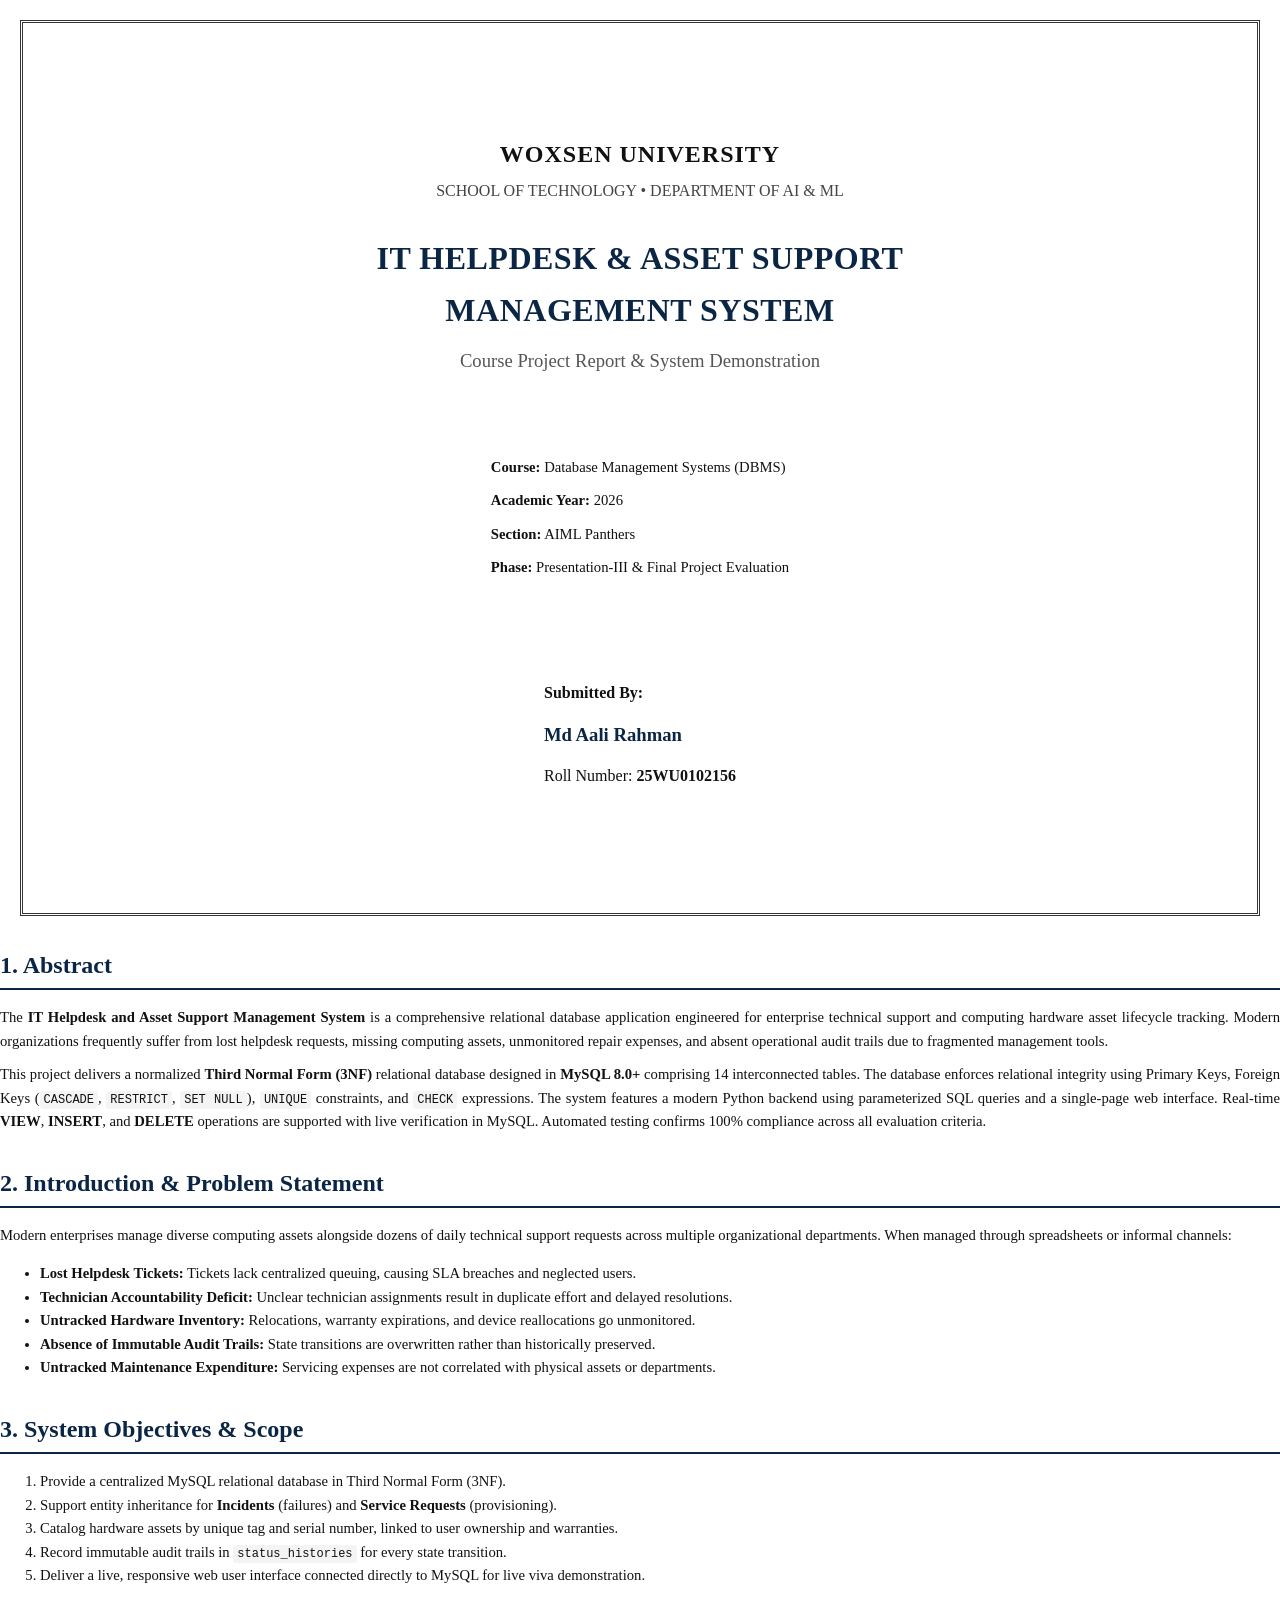
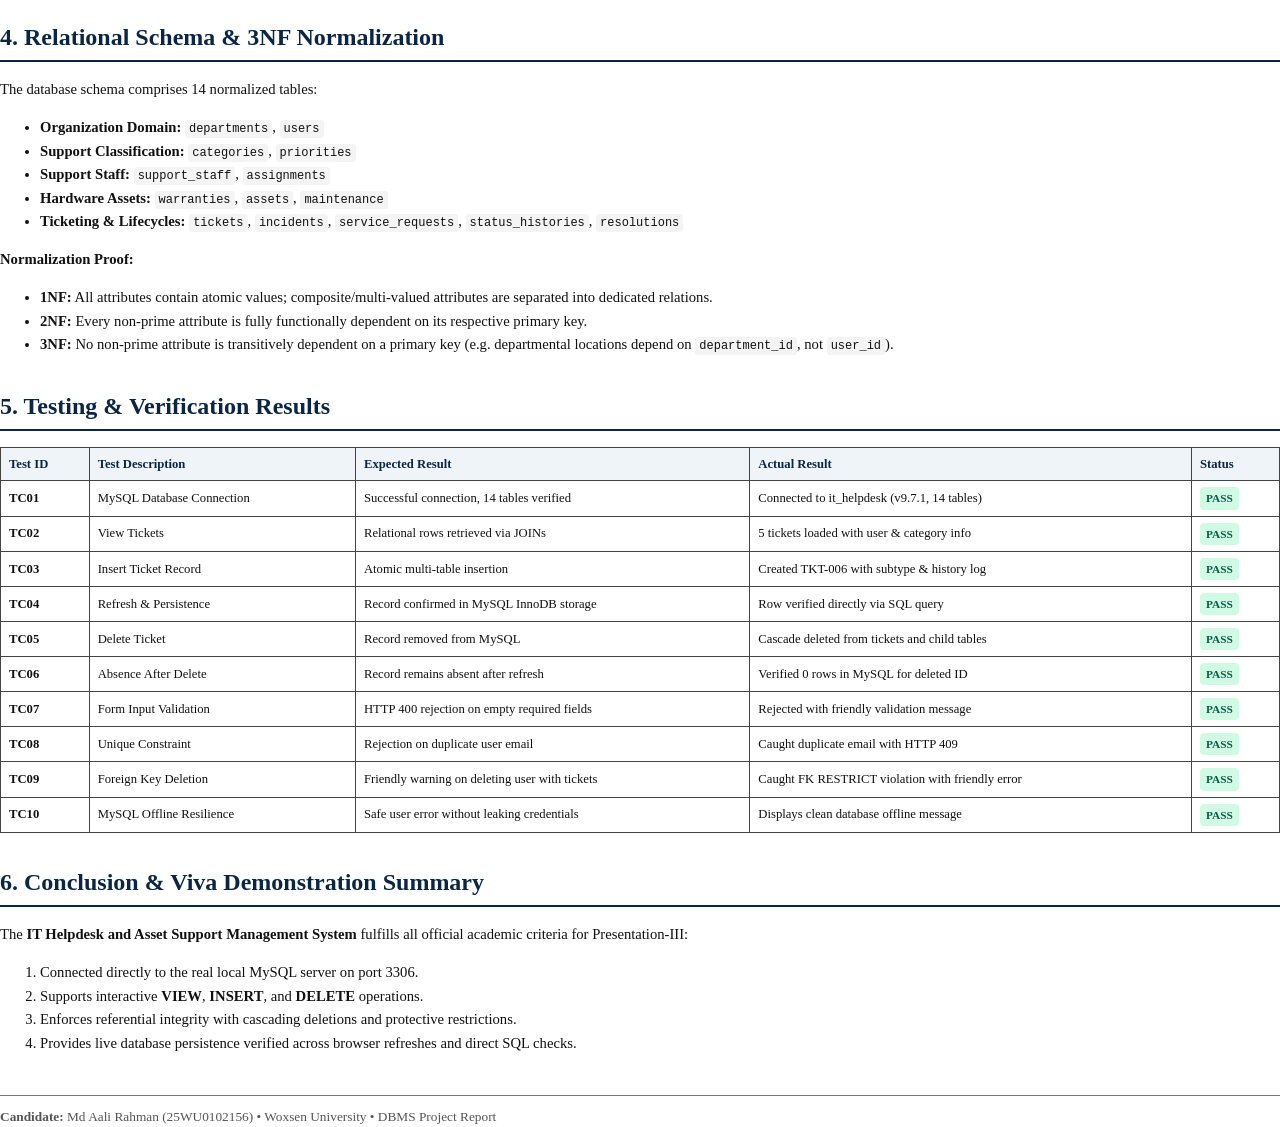
<file: Project-Report/project_report.html>
<!DOCTYPE html>
<html lang="en">
<head>
  <meta charset="UTF-8">
  <title>DBMS Project Report - IT Helpdesk & Asset Support Management System</title>
  <style>
    @page {
      size: A4;
      margin: 20mm 15mm;
    }
    body {
      font-family: 'Times New Roman', Times, serif;
      color: #111;
      line-height: 1.6;
      font-size: 11pt;
      margin: 0;
      padding: 0;
    }
    .cover-page {
      page-break-after: always;
      display: flex;
      flex-direction: column;
      justify-content: center;
      align-items: center;
      text-align: center;
      height: 90vh;
      border: 3px double #333;
      padding: 40px;
      margin: 20px;
    }
    .cover-title {
      font-size: 24pt;
      font-weight: bold;
      margin: 30px 0 10px;
      color: #0b2545;
      text-transform: uppercase;
      letter-spacing: 0.5px;
    }
    .cover-sub {
      font-size: 14pt;
      margin-bottom: 40px;
      color: #555;
    }
    .cover-meta {
      margin-top: 50px;
      font-size: 12pt;
      line-height: 1.8;
    }
    h1 {
      font-size: 18pt;
      color: #0b2545;
      border-bottom: 2px solid #0b2545;
      padding-bottom: 4px;
      margin-top: 30px;
      page-break-before: auto;
    }
    h2 {
      font-size: 14pt;
      color: #134074;
      margin-top: 20px;
      border-bottom: 1px solid #ccc;
      padding-bottom: 3px;
    }
    h3 {
      font-size: 12pt;
      color: #1d2d44;
      margin-top: 14px;
    }
    p {
      text-align: justify;
      margin: 10px 0;
    }
    table {
      width: 100%;
      border-collapse: collapse;
      margin: 16px 0;
      font-size: 9.5pt;
    }
    th, td {
      border: 1px solid #444;
      padding: 6px 8px;
      text-align: left;
    }
    th {
      background-color: #eef4f8;
      font-weight: bold;
      color: #0b2545;
    }
    code, pre {
      font-family: 'Courier New', Courier, monospace;
      background-color: #f4f4f4;
      padding: 2px 4px;
      font-size: 9pt;
      border-radius: 3px;
    }
    pre {
      padding: 10px;
      border: 1px solid #ddd;
      overflow-x: auto;
      white-space: pre-wrap;
    }
    .badge {
      display: inline-block;
      padding: 2px 6px;
      border-radius: 4px;
      font-weight: bold;
      font-size: 8.5pt;
    }
    .badge-pass { background-color: #d1fae5; color: #065f46; }
    .page-break { page-break-before: always; }
  </style>
</head>
<body>

<!-- COVER PAGE -->
<div class="cover-page">
  <div style="font-size: 18pt; font-weight: bold; letter-spacing: 1px;">WOXSEN UNIVERSITY</div>
  <div style="font-size: 12pt; color: #444; text-transform: uppercase; margin-top: 4px;">School of Technology • Department of AI & ML</div>

  <div class="cover-title">IT Helpdesk & Asset Support<br>Management System</div>
  <div class="cover-sub">Course Project Report & System Demonstration</div>

  <div style="margin: 30px 0;">
    <p><strong>Course:</strong> Database Management Systems (DBMS)</p>
    <p><strong>Academic Year:</strong> 2026</p>
    <p><strong>Section:</strong> AIML Panthers</p>
    <p><strong>Phase:</strong> Presentation-III & Final Project Evaluation</p>
  </div>

  <div class="cover-meta">
    <p><strong>Submitted By:</strong></p>
    <p style="font-size: 14pt; font-weight: bold; color: #0b2545;">Md Aali Rahman</p>
    <p>Roll Number: <strong>25WU0102156</strong></p>
  </div>
</div>

<!-- ABSTRACT -->
<h1>1. Abstract</h1>
<p>
The <strong>IT Helpdesk and Asset Support Management System</strong> is a comprehensive relational database application engineered for enterprise technical support and computing hardware asset lifecycle tracking. Modern organizations frequently suffer from lost helpdesk requests, missing computing assets, unmonitored repair expenses, and absent operational audit trails due to fragmented management tools.
</p>
<p>
This project delivers a normalized <strong>Third Normal Form (3NF)</strong> relational database designed in <strong>MySQL 8.0+</strong> comprising 14 interconnected tables. The database enforces relational integrity using Primary Keys, Foreign Keys (<code>CASCADE</code>, <code>RESTRICT</code>, <code>SET NULL</code>), <code>UNIQUE</code> constraints, and <code>CHECK</code> expressions. The system features a modern Python backend using parameterized SQL queries and a single-page web interface. Real-time <strong>VIEW</strong>, <strong>INSERT</strong>, and <strong>DELETE</strong> operations are supported with live verification in MySQL. Automated testing confirms 100% compliance across all evaluation criteria.
</p>

<!-- PROBLEM STATEMENT -->
<h1>2. Introduction & Problem Statement</h1>
<p>
Modern enterprises manage diverse computing assets alongside dozens of daily technical support requests across multiple organizational departments. When managed through spreadsheets or informal channels:
</p>
<ul>
  <li><strong>Lost Helpdesk Tickets:</strong> Tickets lack centralized queuing, causing SLA breaches and neglected users.</li>
  <li><strong>Technician Accountability Deficit:</strong> Unclear technician assignments result in duplicate effort and delayed resolutions.</li>
  <li><strong>Untracked Hardware Inventory:</strong> Relocations, warranty expirations, and device reallocations go unmonitored.</li>
  <li><strong>Absence of Immutable Audit Trails:</strong> State transitions are overwritten rather than historically preserved.</li>
  <li><strong>Untracked Maintenance Expenditure:</strong> Servicing expenses are not correlated with physical assets or departments.</li>
</ul>

<!-- OBJECTIVES & SCOPE -->
<h1>3. System Objectives & Scope</h1>
<ol>
  <li>Provide a centralized MySQL relational database in Third Normal Form (3NF).</li>
  <li>Support entity inheritance for <strong>Incidents</strong> (failures) and <strong>Service Requests</strong> (provisioning).</li>
  <li>Catalog hardware assets by unique tag and serial number, linked to user ownership and warranties.</li>
  <li>Record immutable audit trails in <code>status_histories</code> for every state transition.</li>
  <li>Deliver a live, responsive web user interface connected directly to MySQL for live viva demonstration.</li>
</ol>

<!-- 3NF NORMALIZATION -->
<h1>4. Relational Schema & 3NF Normalization</h1>
<p>
The database schema comprises 14 normalized tables:
</p>
<ul>
  <li><strong>Organization Domain:</strong> <code>departments</code>, <code>users</code></li>
  <li><strong>Support Classification:</strong> <code>categories</code>, <code>priorities</code></li>
  <li><strong>Support Staff:</strong> <code>support_staff</code>, <code>assignments</code></li>
  <li><strong>Hardware Assets:</strong> <code>warranties</code>, <code>assets</code>, <code>maintenance</code></li>
  <li><strong>Ticketing & Lifecycles:</strong> <code>tickets</code>, <code>incidents</code>, <code>service_requests</code>, <code>status_histories</code>, <code>resolutions</code></li>
</ul>
<p>
<strong>Normalization Proof:</strong>
</p>
<ul>
  <li><strong>1NF:</strong> All attributes contain atomic values; composite/multi-valued attributes are separated into dedicated relations.</li>
  <li><strong>2NF:</strong> Every non-prime attribute is fully functionally dependent on its respective primary key.</li>
  <li><strong>3NF:</strong> No non-prime attribute is transitively dependent on a primary key (e.g. departmental locations depend on <code>department_id</code>, not <code>user_id</code>).</li>
</ul>

<!-- TEST CASES -->
<div class="page-break"></div>
<h1>5. Testing & Verification Results</h1>
<table>
  <thead>
    <tr>
      <th>Test ID</th>
      <th>Test Description</th>
      <th>Expected Result</th>
      <th>Actual Result</th>
      <th>Status</th>
    </tr>
  </thead>
  <tbody>
    <tr>
      <td><strong>TC01</strong></td>
      <td>MySQL Database Connection</td>
      <td>Successful connection, 14 tables verified</td>
      <td>Connected to it_helpdesk (v9.7.1, 14 tables)</td>
      <td><span class="badge badge-pass">PASS</span></td>
    </tr>
    <tr>
      <td><strong>TC02</strong></td>
      <td>View Tickets</td>
      <td>Relational rows retrieved via JOINs</td>
      <td>5 tickets loaded with user & category info</td>
      <td><span class="badge badge-pass">PASS</span></td>
    </tr>
    <tr>
      <td><strong>TC03</strong></td>
      <td>Insert Ticket Record</td>
      <td>Atomic multi-table insertion</td>
      <td>Created TKT-006 with subtype & history log</td>
      <td><span class="badge badge-pass">PASS</span></td>
    </tr>
    <tr>
      <td><strong>TC04</strong></td>
      <td>Refresh & Persistence</td>
      <td>Record confirmed in MySQL InnoDB storage</td>
      <td>Row verified directly via SQL query</td>
      <td><span class="badge badge-pass">PASS</span></td>
    </tr>
    <tr>
      <td><strong>TC05</strong></td>
      <td>Delete Ticket</td>
      <td>Record removed from MySQL</td>
      <td>Cascade deleted from tickets and child tables</td>
      <td><span class="badge badge-pass">PASS</span></td>
    </tr>
    <tr>
      <td><strong>TC06</strong></td>
      <td>Absence After Delete</td>
      <td>Record remains absent after refresh</td>
      <td>Verified 0 rows in MySQL for deleted ID</td>
      <td><span class="badge badge-pass">PASS</span></td>
    </tr>
    <tr>
      <td><strong>TC07</strong></td>
      <td>Form Input Validation</td>
      <td>HTTP 400 rejection on empty required fields</td>
      <td>Rejected with friendly validation message</td>
      <td><span class="badge badge-pass">PASS</span></td>
    </tr>
    <tr>
      <td><strong>TC08</strong></td>
      <td>Unique Constraint</td>
      <td>Rejection on duplicate user email</td>
      <td>Caught duplicate email with HTTP 409</td>
      <td><span class="badge badge-pass">PASS</span></td>
    </tr>
    <tr>
      <td><strong>TC09</strong></td>
      <td>Foreign Key Deletion</td>
      <td>Friendly warning on deleting user with tickets</td>
      <td>Caught FK RESTRICT violation with friendly error</td>
      <td><span class="badge badge-pass">PASS</span></td>
    </tr>
    <tr>
      <td><strong>TC10</strong></td>
      <td>MySQL Offline Resilience</td>
      <td>Safe user error without leaking credentials</td>
      <td>Displays clean database offline message</td>
      <td><span class="badge badge-pass">PASS</span></td>
    </tr>
  </tbody>
</table>

<!-- CONCLUSION -->
<h1>6. Conclusion & Viva Demonstration Summary</h1>
<p>
The <strong>IT Helpdesk and Asset Support Management System</strong> fulfills all official academic criteria for Presentation-III:
</p>
<ol>
  <li>Connected directly to the real local MySQL server on port 3306.</li>
  <li>Supports interactive <strong>VIEW</strong>, <strong>INSERT</strong>, and <strong>DELETE</strong> operations.</li>
  <li>Enforces referential integrity with cascading deletions and protective restrictions.</li>
  <li>Provides live database persistence verified across browser refreshes and direct SQL checks.</li>
</ol>

<div style="margin-top: 40px; border-top: 1px solid #777; padding-top: 10px; font-size: 10pt; color: #555;">
  <strong>Candidate:</strong> Md Aali Rahman (25WU0102156) • Woxsen University • DBMS Project Report
</div>

</body>
</html>
</file>
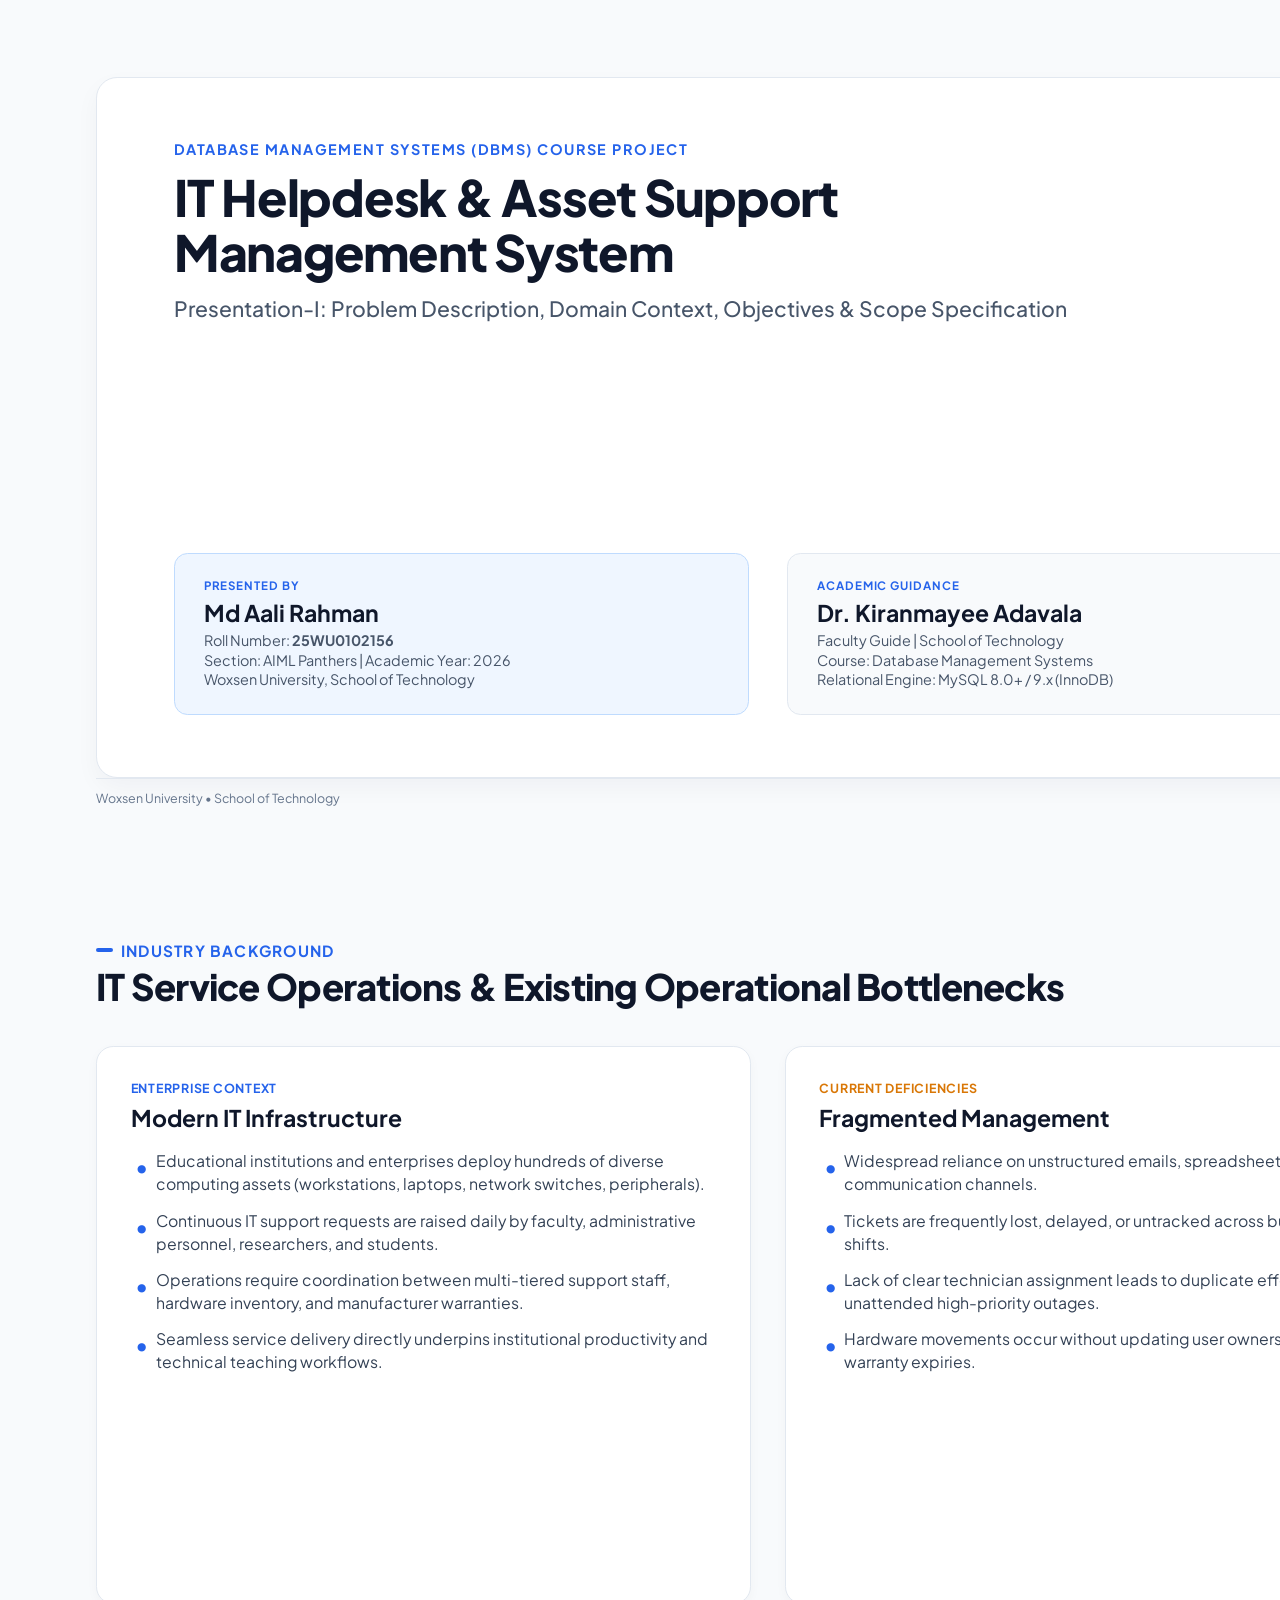
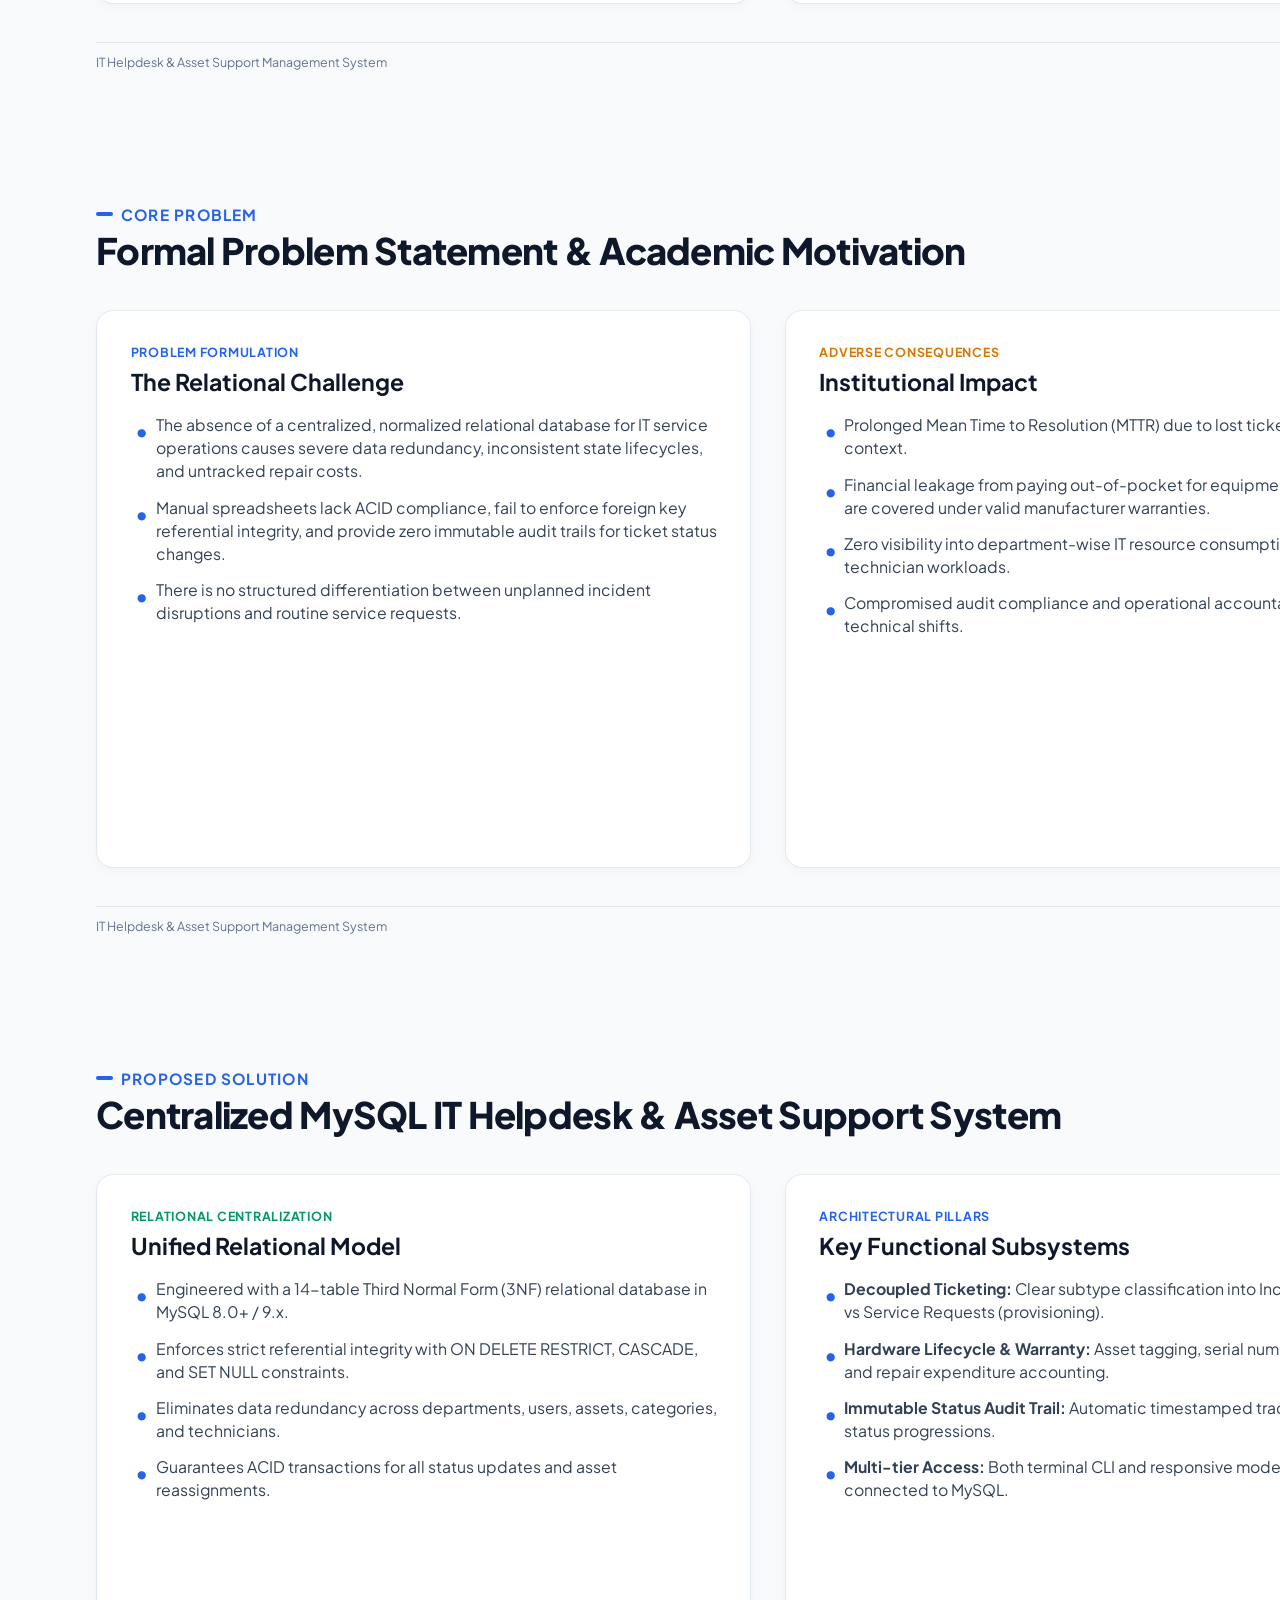
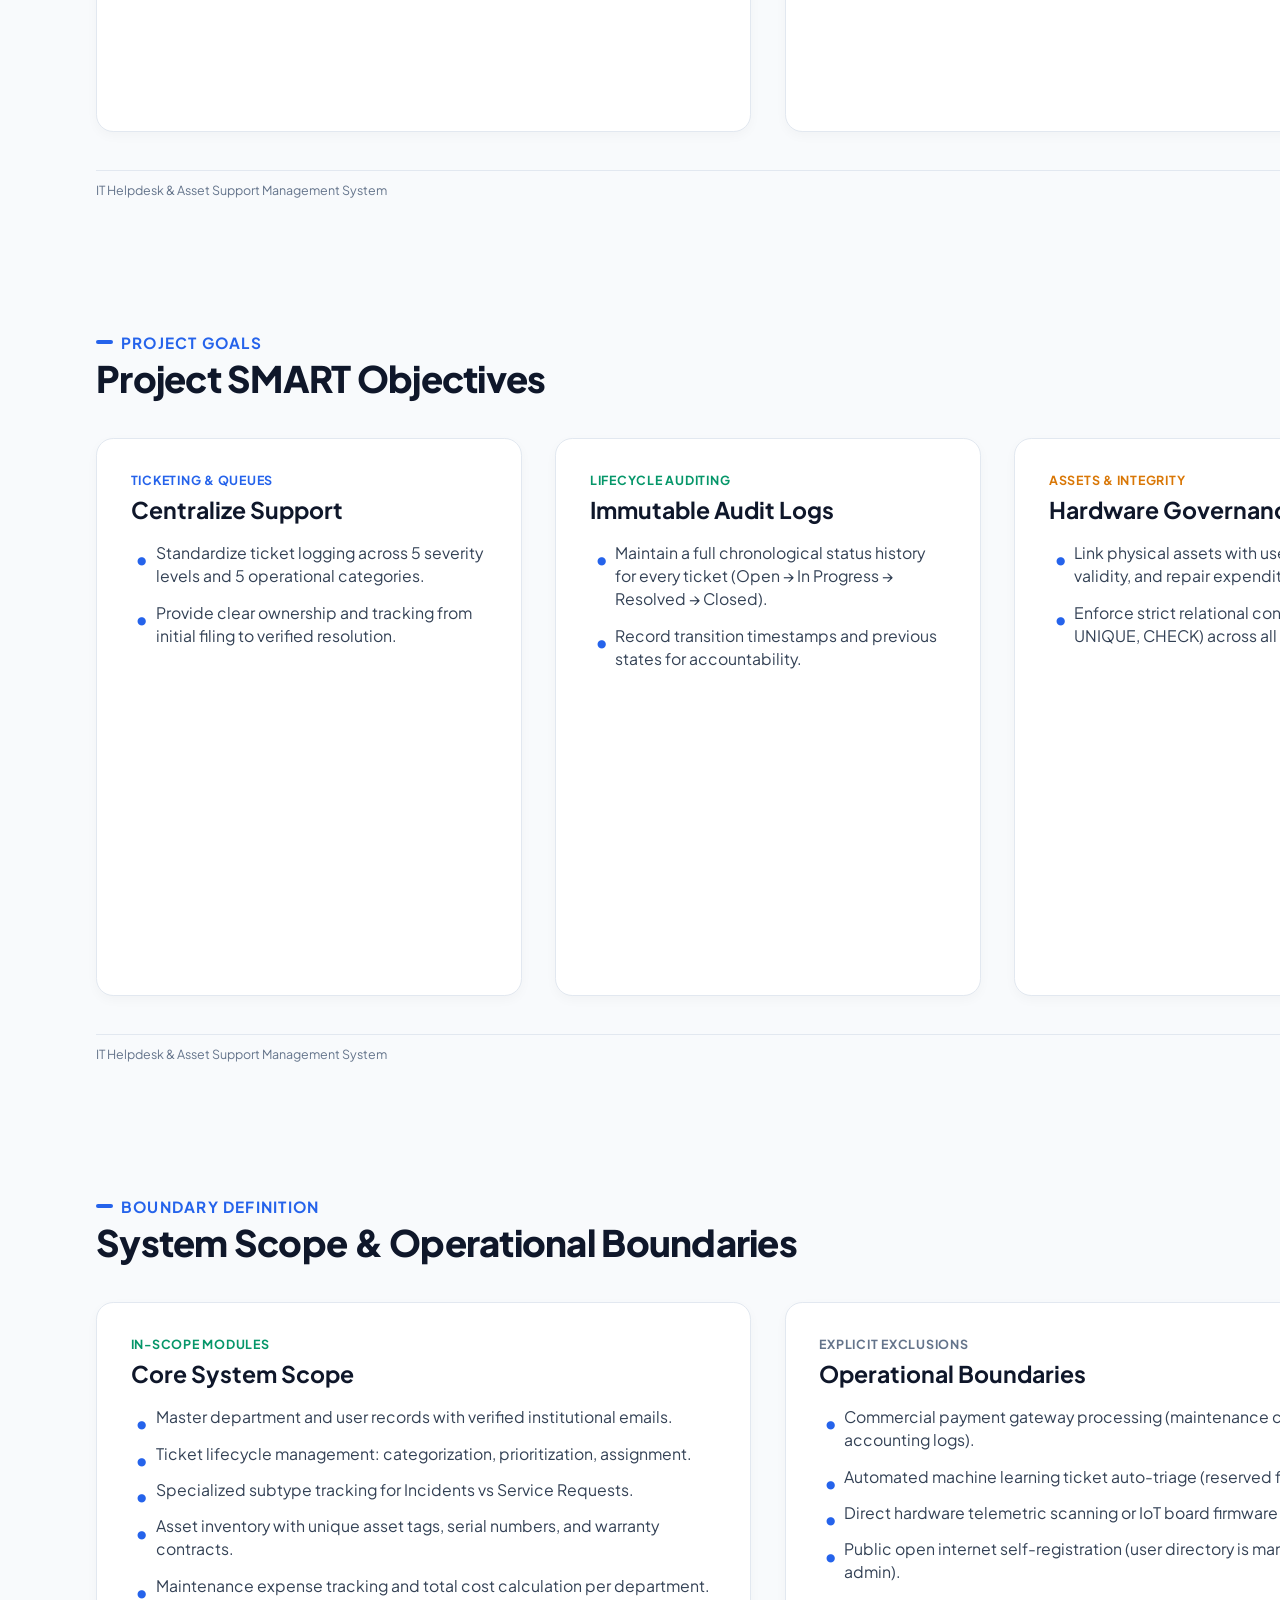
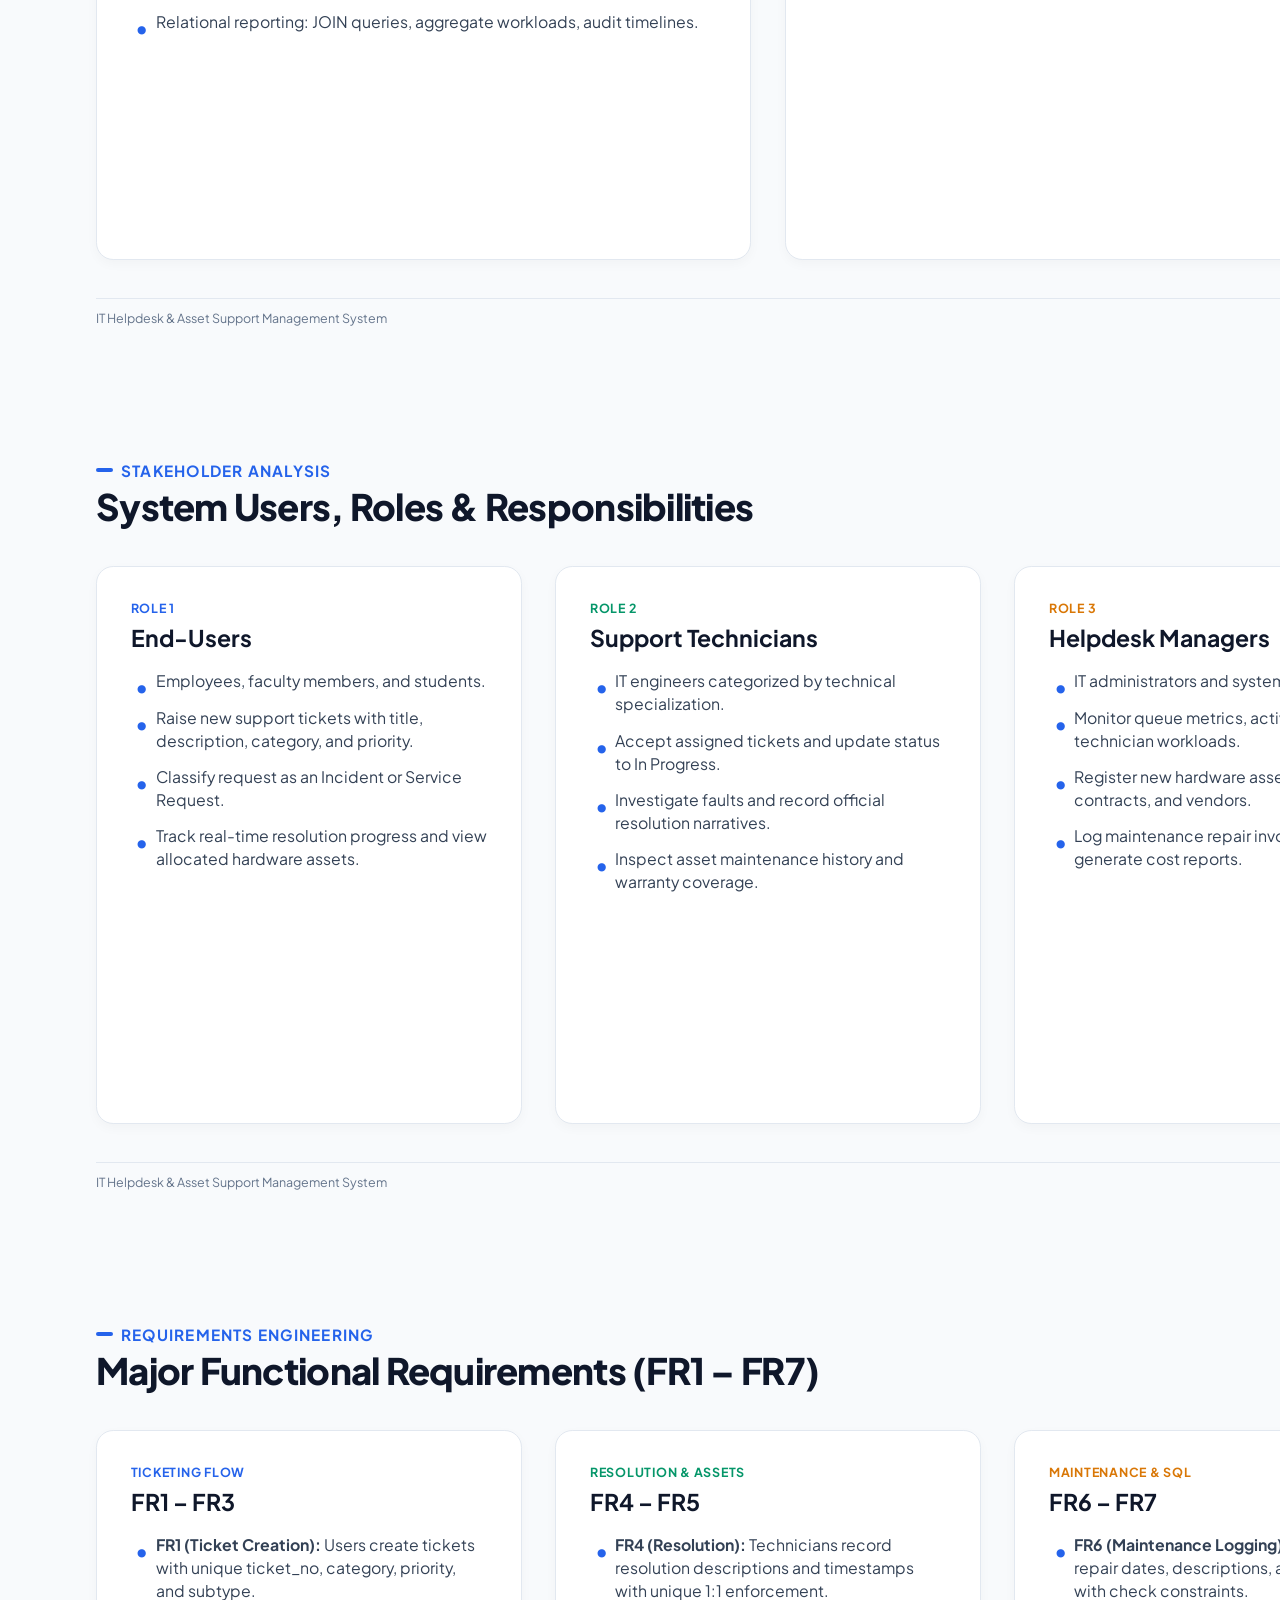
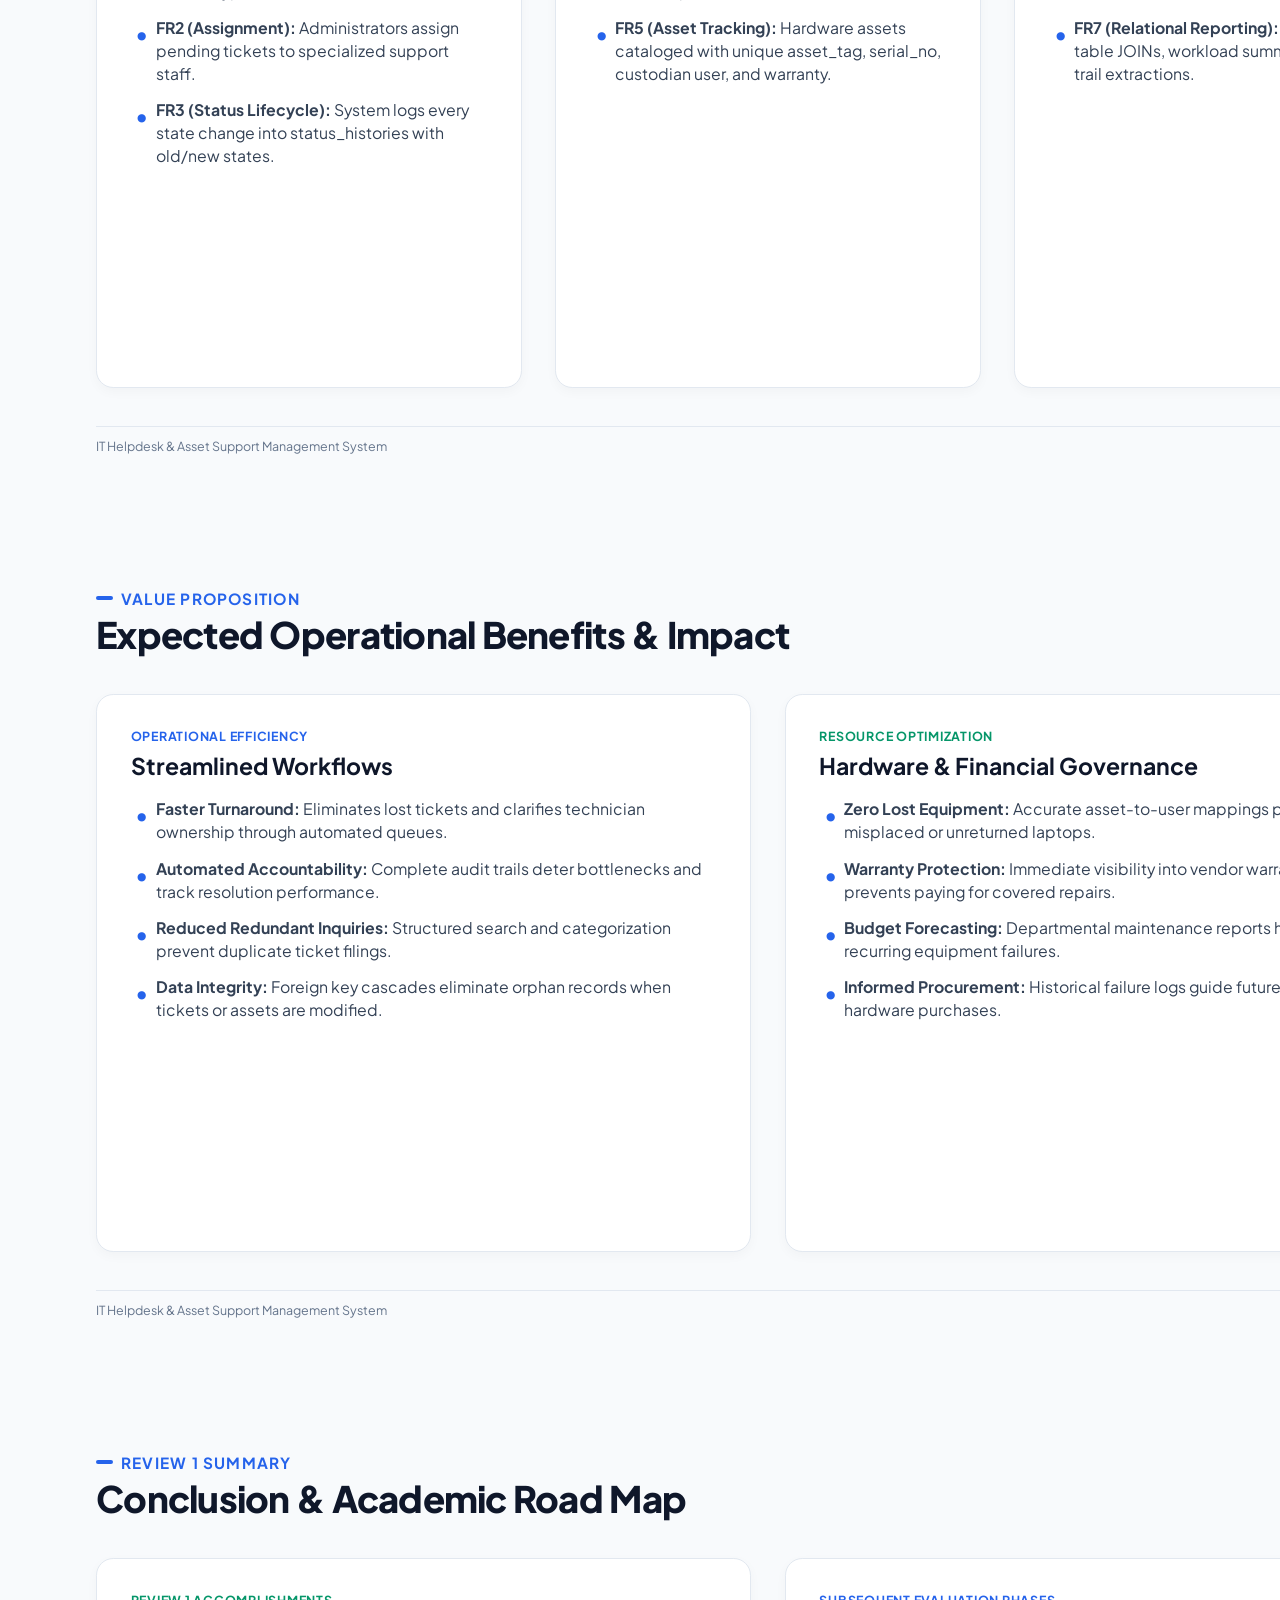
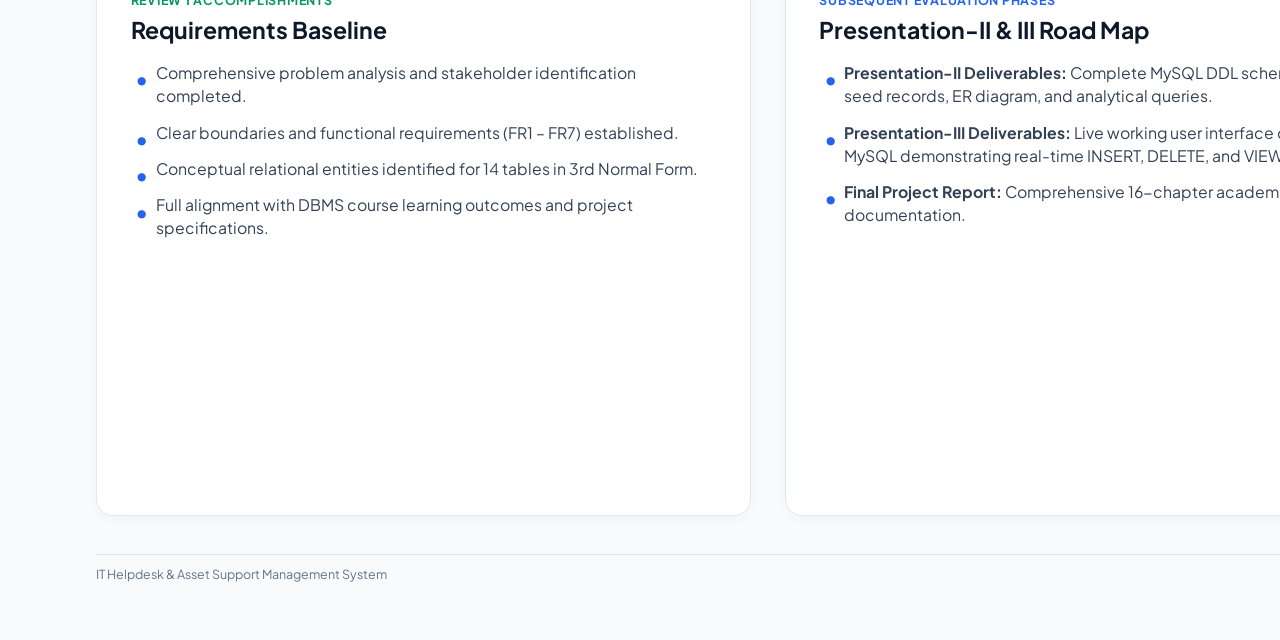
<file: docs/generators/presentation_1.html>
<!DOCTYPE html>
<html lang="en">
<head>
<meta charset="UTF-8">
<title>Presentation-I: Problem Description - IT Helpdesk Management System</title>
<style>
  @import url('https://fonts.googleapis.com/css2?family=Plus+Jakarta+Sans:wght@400;500;600;700;800&family=JetBrains+Mono:wght@400;500&display=swap');

  @page {
    size: 16in 9in;
    margin: 0;
  }

  * {
    box-sizing: border-box;
    margin: 0;
    padding: 0;
  }

  body {
    font-family: 'Plus Jakarta Sans', -apple-system, BlinkMacSystemFont, 'Segoe UI', Roboto, sans-serif;
    background: #f8fafc;
    color: #0f172a;
    -webkit-print-color-adjust: exact;
    print-color-adjust: exact;
  }

  .slide {
    width: 16in;
    height: 9in;
    padding: 0.8in 1in 0.6in 1in;
    position: relative;
    page-break-after: always;
    display: flex;
    flex-direction: column;
    background: #f8fafc;
    overflow: hidden;
  }

  .slide-header {
    margin-bottom: 0.4in;
  }

  .eyebrow {
    font-size: 0.16in;
    font-weight: 700;
    color: #2563eb;
    text-transform: uppercase;
    letter-spacing: 0.08em;
    margin-bottom: 0.06in;
    display: flex;
    align-items: center;
    gap: 0.08in;
  }

  .eyebrow::before {
    content: '';
    display: inline-block;
    width: 0.18in;
    height: 0.04in;
    background: #2563eb;
    border-radius: 2px;
  }

  .slide-title {
    font-size: 0.38in;
    font-weight: 800;
    color: #0f172a;
    letter-spacing: -0.02em;
    line-height: 1.15;
  }

  .cards-grid {
    display: grid;
    gap: 0.35in;
    flex: 1;
    margin-bottom: 0.4in;
  }

  .grid-2 { grid-template-columns: 1fr 1fr; }
  .grid-3 { grid-template-columns: 1fr 1fr 1fr; }

  .card {
    background: #ffffff;
    border: 1.5px solid #e2e8f0;
    border-radius: 0.18in;
    padding: 0.35in;
    box-shadow: 0 4px 12px rgba(15, 23, 42, 0.03);
    display: flex;
    flex-direction: column;
  }

  .card-header {
    font-size: 0.13in;
    font-weight: 700;
    text-transform: uppercase;
    letter-spacing: 0.06em;
    margin-bottom: 0.08in;
  }

  .badge-blue { color: #2563eb; }
  .badge-amber { color: #d97706; }
  .badge-emerald { color: #059669; }
  .badge-purple { color: #7c3aed; }
  .badge-muted { color: #64748b; }

  .card-title {
    font-size: 0.24in;
    font-weight: 700;
    color: #0f172a;
    margin-bottom: 0.18in;
    line-height: 1.25;
  }

  .bullet-list {
    list-style: none;
    display: flex;
    flex-direction: column;
    gap: 0.14in;
    flex: 1;
  }

  .bullet-list li {
    font-size: 0.165in;
    line-height: 1.45;
    color: #334155;
    position: relative;
    padding-left: 0.26in;
  }

  .bullet-list li::before {
    content: '•';
    position: absolute;
    left: 0.05in;
    top: -0.02in;
    color: #2563eb;
    font-size: 0.26in;
  }

  .slide-footer {
    display: flex;
    justify-content: space-between;
    align-items: center;
    border-top: 1px solid #e2e8f0;
    padding-top: 0.12in;
    font-size: 0.13in;
    color: #64748b;
  }

  /* Title Slide Specific */
  .title-container {
    background: #ffffff;
    border: 1.5px solid #e2e8f0;
    border-radius: 0.22in;
    padding: 0.65in 0.8in;
    flex: 1;
    display: flex;
    flex-direction: column;
    justify-content: space-between;
    box-shadow: 0 10px 25px rgba(15, 23, 42, 0.04);
  }

  .title-eyebrow {
    font-size: 0.15in;
    font-weight: 700;
    color: #2563eb;
    text-transform: uppercase;
    letter-spacing: 0.1em;
    margin-bottom: 0.12in;
  }

  .main-title {
    font-size: 0.52in;
    font-weight: 800;
    color: #0f172a;
    line-height: 1.1;
    letter-spacing: -0.025em;
    margin-bottom: 0.16in;
  }

  .main-subtitle {
    font-size: 0.22in;
    font-weight: 500;
    color: #475569;
    max-width: 10in;
    line-height: 1.35;
  }

  .meta-grid {
    display: grid;
    grid-template-columns: 1fr 1fr;
    gap: 0.4in;
    margin-top: 0.4in;
  }

  .meta-box {
    background: #f8fafc;
    border: 1px solid #e2e8f0;
    border-radius: 0.14in;
    padding: 0.25in 0.3in;
  }

  .meta-box.highlight {
    background: #eff6ff;
    border-color: #bfdbfe;
  }

  .meta-label {
    font-size: 0.12in;
    font-weight: 700;
    text-transform: uppercase;
    letter-spacing: 0.08em;
    color: #2563eb;
    margin-bottom: 0.06in;
  }

  .meta-name {
    font-size: 0.24in;
    font-weight: 700;
    color: #0f172a;
    margin-bottom: 0.04in;
  }

  .meta-sub {
    font-size: 0.15in;
    color: #475569;
    line-height: 1.35;
  }
</style>
</head>
<body>

<!-- SLIDE 1: Title Slide -->
<div class="slide">
  <div class="title-container">
    <div>
      <div class="title-eyebrow">Database Management Systems (DBMS) Course Project</div>
      <h1 class="main-title">IT Helpdesk &amp; Asset Support<br>Management System</h1>
      <p class="main-subtitle">Presentation-I: Problem Description, Domain Context, Objectives &amp; Scope Specification</p>
    </div>

    <div class="meta-grid">
      <div class="meta-box highlight">
        <div class="meta-label">Presented By</div>
        <div class="meta-name">Md Aali Rahman</div>
        <div class="meta-sub">
          Roll Number: <strong>25WU0102156</strong><br>
          Section: AIML Panthers | Academic Year: 2026<br>
          Woxsen University, School of Technology
        </div>
      </div>

      <div class="meta-box">
        <div class="meta-label">Academic Guidance</div>
        <div class="meta-name">Dr. Kiranmayee Adavala</div>
        <div class="meta-sub">
          Faculty Guide | School of Technology<br>
          Course: Database Management Systems<br>
          Relational Engine: MySQL 8.0+ / 9.x (InnoDB)
        </div>
      </div>
    </div>
  </div>
  <div class="slide-footer">
    <span>Woxsen University • School of Technology</span>
    <span>Slide 1 of 10</span>
  </div>
</div>

<!-- SLIDE 2: Industry Background -->
<div class="slide">
  <div class="slide-header">
    <div class="eyebrow">Industry Background</div>
    <div class="slide-title">IT Service Operations &amp; Existing Operational Bottlenecks</div>
  </div>
  <div class="cards-grid grid-2">
    <div class="card">
      <div class="card-header badge-blue">Enterprise Context</div>
      <div class="card-title">Modern IT Infrastructure</div>
      <ul class="bullet-list">
        <li>Educational institutions and enterprises deploy hundreds of diverse computing assets (workstations, laptops, network switches, peripherals).</li>
        <li>Continuous IT support requests are raised daily by faculty, administrative personnel, researchers, and students.</li>
        <li>Operations require coordination between multi-tiered support staff, hardware inventory, and manufacturer warranties.</li>
        <li>Seamless service delivery directly underpins institutional productivity and technical teaching workflows.</li>
      </ul>
    </div>
    <div class="card">
      <div class="card-header badge-amber">Current Deficiencies</div>
      <div class="card-title">Fragmented Management</div>
      <ul class="bullet-list">
        <li>Widespread reliance on unstructured emails, spreadsheets, and informal communication channels.</li>
        <li>Tickets are frequently lost, delayed, or untracked across busy technical shifts.</li>
        <li>Lack of clear technician assignment leads to duplicate efforts or unattended high-priority outages.</li>
        <li>Hardware movements occur without updating user ownership or tracking warranty expiries.</li>
      </ul>
    </div>
  </div>
  <div class="slide-footer">
    <span>IT Helpdesk &amp; Asset Support Management System</span>
    <span>Slide 2 of 10</span>
  </div>
</div>

<!-- SLIDE 3: Problem Statement -->
<div class="slide">
  <div class="slide-header">
    <div class="eyebrow">Core Problem</div>
    <div class="slide-title">Formal Problem Statement &amp; Academic Motivation</div>
  </div>
  <div class="cards-grid grid-2">
    <div class="card">
      <div class="card-header badge-blue">Problem Formulation</div>
      <div class="card-title">The Relational Challenge</div>
      <ul class="bullet-list">
        <li>The absence of a centralized, normalized relational database for IT service operations causes severe data redundancy, inconsistent state lifecycles, and untracked repair costs.</li>
        <li>Manual spreadsheets lack ACID compliance, fail to enforce foreign key referential integrity, and provide zero immutable audit trails for ticket status changes.</li>
        <li>There is no structured differentiation between unplanned incident disruptions and routine service requests.</li>
      </ul>
    </div>
    <div class="card">
      <div class="card-header badge-amber">Adverse Consequences</div>
      <div class="card-title">Institutional Impact</div>
      <ul class="bullet-list">
        <li>Prolonged Mean Time to Resolution (MTTR) due to lost ticket historical context.</li>
        <li>Financial leakage from paying out-of-pocket for equipment repairs that are covered under valid manufacturer warranties.</li>
        <li>Zero visibility into department-wise IT resource consumption and technician workloads.</li>
        <li>Compromised audit compliance and operational accountability across technical shifts.</li>
      </ul>
    </div>
  </div>
  <div class="slide-footer">
    <span>IT Helpdesk &amp; Asset Support Management System</span>
    <span>Slide 3 of 10</span>
  </div>
</div>

<!-- SLIDE 4: Proposed Solution -->
<div class="slide">
  <div class="slide-header">
    <div class="eyebrow">Proposed Solution</div>
    <div class="slide-title">Centralized MySQL IT Helpdesk &amp; Asset Support System</div>
  </div>
  <div class="cards-grid grid-2">
    <div class="card">
      <div class="card-header badge-emerald">Relational Centralization</div>
      <div class="card-title">Unified Relational Model</div>
      <ul class="bullet-list">
        <li>Engineered with a 14-table Third Normal Form (3NF) relational database in MySQL 8.0+ / 9.x.</li>
        <li>Enforces strict referential integrity with ON DELETE RESTRICT, CASCADE, and SET NULL constraints.</li>
        <li>Eliminates data redundancy across departments, users, assets, categories, and technicians.</li>
        <li>Guarantees ACID transactions for all status updates and asset reassignments.</li>
      </ul>
    </div>
    <div class="card">
      <div class="card-header badge-blue">Architectural Pillars</div>
      <div class="card-title">Key Functional Subsystems</div>
      <ul class="bullet-list">
        <li><strong>Decoupled Ticketing:</strong> Clear subtype classification into Incidents (outages) vs Service Requests (provisioning).</li>
        <li><strong>Hardware Lifecycle &amp; Warranty:</strong> Asset tagging, serial number tracking, and repair expenditure accounting.</li>
        <li><strong>Immutable Status Audit Trail:</strong> Automatic timestamped tracking of all ticket status progressions.</li>
        <li><strong>Multi-tier Access:</strong> Both terminal CLI and responsive modern web interface connected to MySQL.</li>
      </ul>
    </div>
  </div>
  <div class="slide-footer">
    <span>IT Helpdesk &amp; Asset Support Management System</span>
    <span>Slide 4 of 10</span>
  </div>
</div>

<!-- SLIDE 5: Objectives -->
<div class="slide">
  <div class="slide-header">
    <div class="eyebrow">Project Goals</div>
    <div class="slide-title">Project SMART Objectives</div>
  </div>
  <div class="cards-grid grid-3">
    <div class="card">
      <div class="card-header badge-blue">Ticketing &amp; Queues</div>
      <div class="card-title">Centralize Support</div>
      <ul class="bullet-list">
        <li>Standardize ticket logging across 5 severity levels and 5 operational categories.</li>
        <li>Provide clear ownership and tracking from initial filing to verified resolution.</li>
      </ul>
    </div>
    <div class="card">
      <div class="card-header badge-emerald">Lifecycle Auditing</div>
      <div class="card-title">Immutable Audit Logs</div>
      <ul class="bullet-list">
        <li>Maintain a full chronological status history for every ticket (Open &rarr; In Progress &rarr; Resolved &rarr; Closed).</li>
        <li>Record transition timestamps and previous states for accountability.</li>
      </ul>
    </div>
    <div class="card">
      <div class="card-header badge-amber">Assets &amp; Integrity</div>
      <div class="card-title">Hardware Governance</div>
      <ul class="bullet-list">
        <li>Link physical assets with users, warranty validity, and repair expenditures.</li>
        <li>Enforce strict relational constraints (PK, FK, UNIQUE, CHECK) across all 14 tables.</li>
      </ul>
    </div>
  </div>
  <div class="slide-footer">
    <span>IT Helpdesk &amp; Asset Support Management System</span>
    <span>Slide 5 of 10</span>
  </div>
</div>

<!-- SLIDE 6: Scope -->
<div class="slide">
  <div class="slide-header">
    <div class="eyebrow">Boundary Definition</div>
    <div class="slide-title">System Scope &amp; Operational Boundaries</div>
  </div>
  <div class="cards-grid grid-2">
    <div class="card">
      <div class="card-header badge-emerald">In-Scope Modules</div>
      <div class="card-title">Core System Scope</div>
      <ul class="bullet-list">
        <li>Master department and user records with verified institutional emails.</li>
        <li>Ticket lifecycle management: categorization, prioritization, assignment.</li>
        <li>Specialized subtype tracking for Incidents vs Service Requests.</li>
        <li>Asset inventory with unique asset tags, serial numbers, and warranty contracts.</li>
        <li>Maintenance expense tracking and total cost calculation per department.</li>
        <li>Relational reporting: JOIN queries, aggregate workloads, audit timelines.</li>
      </ul>
    </div>
    <div class="card">
      <div class="card-header badge-muted">Explicit Exclusions</div>
      <div class="card-title">Operational Boundaries</div>
      <ul class="bullet-list">
        <li>Commercial payment gateway processing (maintenance costs are accounting logs).</li>
        <li>Automated machine learning ticket auto-triage (reserved for future work).</li>
        <li>Direct hardware telemetric scanning or IoT board firmware flashing.</li>
        <li>Public open internet self-registration (user directory is managed by IT admin).</li>
      </ul>
    </div>
  </div>
  <div class="slide-footer">
    <span>IT Helpdesk &amp; Asset Support Management System</span>
    <span>Slide 6 of 10</span>
  </div>
</div>

<!-- SLIDE 7: Users & Stakeholders -->
<div class="slide">
  <div class="slide-header">
    <div class="eyebrow">Stakeholder Analysis</div>
    <div class="slide-title">System Users, Roles &amp; Responsibilities</div>
  </div>
  <div class="cards-grid grid-3">
    <div class="card">
      <div class="card-header badge-blue">Role 1</div>
      <div class="card-title">End-Users</div>
      <ul class="bullet-list">
        <li>Employees, faculty members, and students.</li>
        <li>Raise new support tickets with title, description, category, and priority.</li>
        <li>Classify request as an Incident or Service Request.</li>
        <li>Track real-time resolution progress and view allocated hardware assets.</li>
      </ul>
    </div>
    <div class="card">
      <div class="card-header badge-emerald">Role 2</div>
      <div class="card-title">Support Technicians</div>
      <ul class="bullet-list">
        <li>IT engineers categorized by technical specialization.</li>
        <li>Accept assigned tickets and update status to In Progress.</li>
        <li>Investigate faults and record official resolution narratives.</li>
        <li>Inspect asset maintenance history and warranty coverage.</li>
      </ul>
    </div>
    <div class="card">
      <div class="card-header badge-amber">Role 3</div>
      <div class="card-title">Helpdesk Managers</div>
      <ul class="bullet-list">
        <li>IT administrators and systems leads.</li>
        <li>Monitor queue metrics, active tickets, and technician workloads.</li>
        <li>Register new hardware assets, warranty contracts, and vendors.</li>
        <li>Log maintenance repair invoices and generate cost reports.</li>
      </ul>
    </div>
  </div>
  <div class="slide-footer">
    <span>IT Helpdesk &amp; Asset Support Management System</span>
    <span>Slide 7 of 10</span>
  </div>
</div>

<!-- SLIDE 8: Functional Requirements -->
<div class="slide">
  <div class="slide-header">
    <div class="eyebrow">Requirements Engineering</div>
    <div class="slide-title">Major Functional Requirements (FR1 &ndash; FR7)</div>
  </div>
  <div class="cards-grid grid-3">
    <div class="card">
      <div class="card-header badge-blue">Ticketing Flow</div>
      <div class="card-title">FR1 &ndash; FR3</div>
      <ul class="bullet-list">
        <li><strong>FR1 (Ticket Creation):</strong> Users create tickets with unique ticket_no, category, priority, and subtype.</li>
        <li><strong>FR2 (Assignment):</strong> Administrators assign pending tickets to specialized support staff.</li>
        <li><strong>FR3 (Status Lifecycle):</strong> System logs every state change into status_histories with old/new states.</li>
      </ul>
    </div>
    <div class="card">
      <div class="card-header badge-emerald">Resolution &amp; Assets</div>
      <div class="card-title">FR4 &ndash; FR5</div>
      <ul class="bullet-list">
        <li><strong>FR4 (Resolution):</strong> Technicians record resolution descriptions and timestamps with unique 1:1 enforcement.</li>
        <li><strong>FR5 (Asset Tracking):</strong> Hardware assets cataloged with unique asset_tag, serial_no, custodian user, and warranty.</li>
      </ul>
    </div>
    <div class="card">
      <div class="card-header badge-amber">Maintenance &amp; SQL</div>
      <div class="card-title">FR6 &ndash; FR7</div>
      <ul class="bullet-list">
        <li><strong>FR6 (Maintenance Logging):</strong> Record asset repair dates, descriptions, and expenses with check constraints.</li>
        <li><strong>FR7 (Relational Reporting):</strong> Provide multi-table JOINs, workload summaries, and audit trail extractions.</li>
      </ul>
    </div>
  </div>
  <div class="slide-footer">
    <span>IT Helpdesk &amp; Asset Support Management System</span>
    <span>Slide 8 of 10</span>
  </div>
</div>

<!-- SLIDE 9: Expected Benefits -->
<div class="slide">
  <div class="slide-header">
    <div class="eyebrow">Value Proposition</div>
    <div class="slide-title">Expected Operational Benefits &amp; Impact</div>
  </div>
  <div class="cards-grid grid-2">
    <div class="card">
      <div class="card-header badge-blue">Operational Efficiency</div>
      <div class="card-title">Streamlined Workflows</div>
      <ul class="bullet-list">
        <li><strong>Faster Turnaround:</strong> Eliminates lost tickets and clarifies technician ownership through automated queues.</li>
        <li><strong>Automated Accountability:</strong> Complete audit trails deter bottlenecks and track resolution performance.</li>
        <li><strong>Reduced Redundant Inquiries:</strong> Structured search and categorization prevent duplicate ticket filings.</li>
        <li><strong>Data Integrity:</strong> Foreign key cascades eliminate orphan records when tickets or assets are modified.</li>
      </ul>
    </div>
    <div class="card">
      <div class="card-header badge-emerald">Resource Optimization</div>
      <div class="card-title">Hardware &amp; Financial Governance</div>
      <ul class="bullet-list">
        <li><strong>Zero Lost Equipment:</strong> Accurate asset-to-user mappings prevent misplaced or unreturned laptops.</li>
        <li><strong>Warranty Protection:</strong> Immediate visibility into vendor warranty dates prevents paying for covered repairs.</li>
        <li><strong>Budget Forecasting:</strong> Departmental maintenance reports highlight recurring equipment failures.</li>
        <li><strong>Informed Procurement:</strong> Historical failure logs guide future enterprise hardware purchases.</li>
      </ul>
    </div>
  </div>
  <div class="slide-footer">
    <span>IT Helpdesk &amp; Asset Support Management System</span>
    <span>Slide 9 of 10</span>
  </div>
</div>

<!-- SLIDE 10: Conclusion & Next Steps -->
<div class="slide">
  <div class="slide-header">
    <div class="eyebrow">Review 1 Summary</div>
    <div class="slide-title">Conclusion &amp; Academic Road Map</div>
  </div>
  <div class="cards-grid grid-2">
    <div class="card">
      <div class="card-header badge-emerald">Review 1 Accomplishments</div>
      <div class="card-title">Requirements Baseline</div>
      <ul class="bullet-list">
        <li>Comprehensive problem analysis and stakeholder identification completed.</li>
        <li>Clear boundaries and functional requirements (FR1 &ndash; FR7) established.</li>
        <li>Conceptual relational entities identified for 14 tables in 3rd Normal Form.</li>
        <li>Full alignment with DBMS course learning outcomes and project specifications.</li>
      </ul>
    </div>
    <div class="card">
      <div class="card-header badge-blue">Subsequent Evaluation Phases</div>
      <div class="card-title">Presentation-II &amp; III Road Map</div>
      <ul class="bullet-list">
        <li><strong>Presentation-II Deliverables:</strong> Complete MySQL DDL schema, 55 relational seed records, ER diagram, and analytical queries.</li>
        <li><strong>Presentation-III Deliverables:</strong> Live working user interface connected to MySQL demonstrating real-time INSERT, DELETE, and VIEW operations.</li>
        <li><strong>Final Project Report:</strong> Comprehensive 16-chapter academic documentation.</li>
      </ul>
    </div>
  </div>
  <div class="slide-footer">
    <span>IT Helpdesk &amp; Asset Support Management System</span>
    <span>Slide 10 of 10</span>
  </div>
</div>

</body>
</html>
</file>
